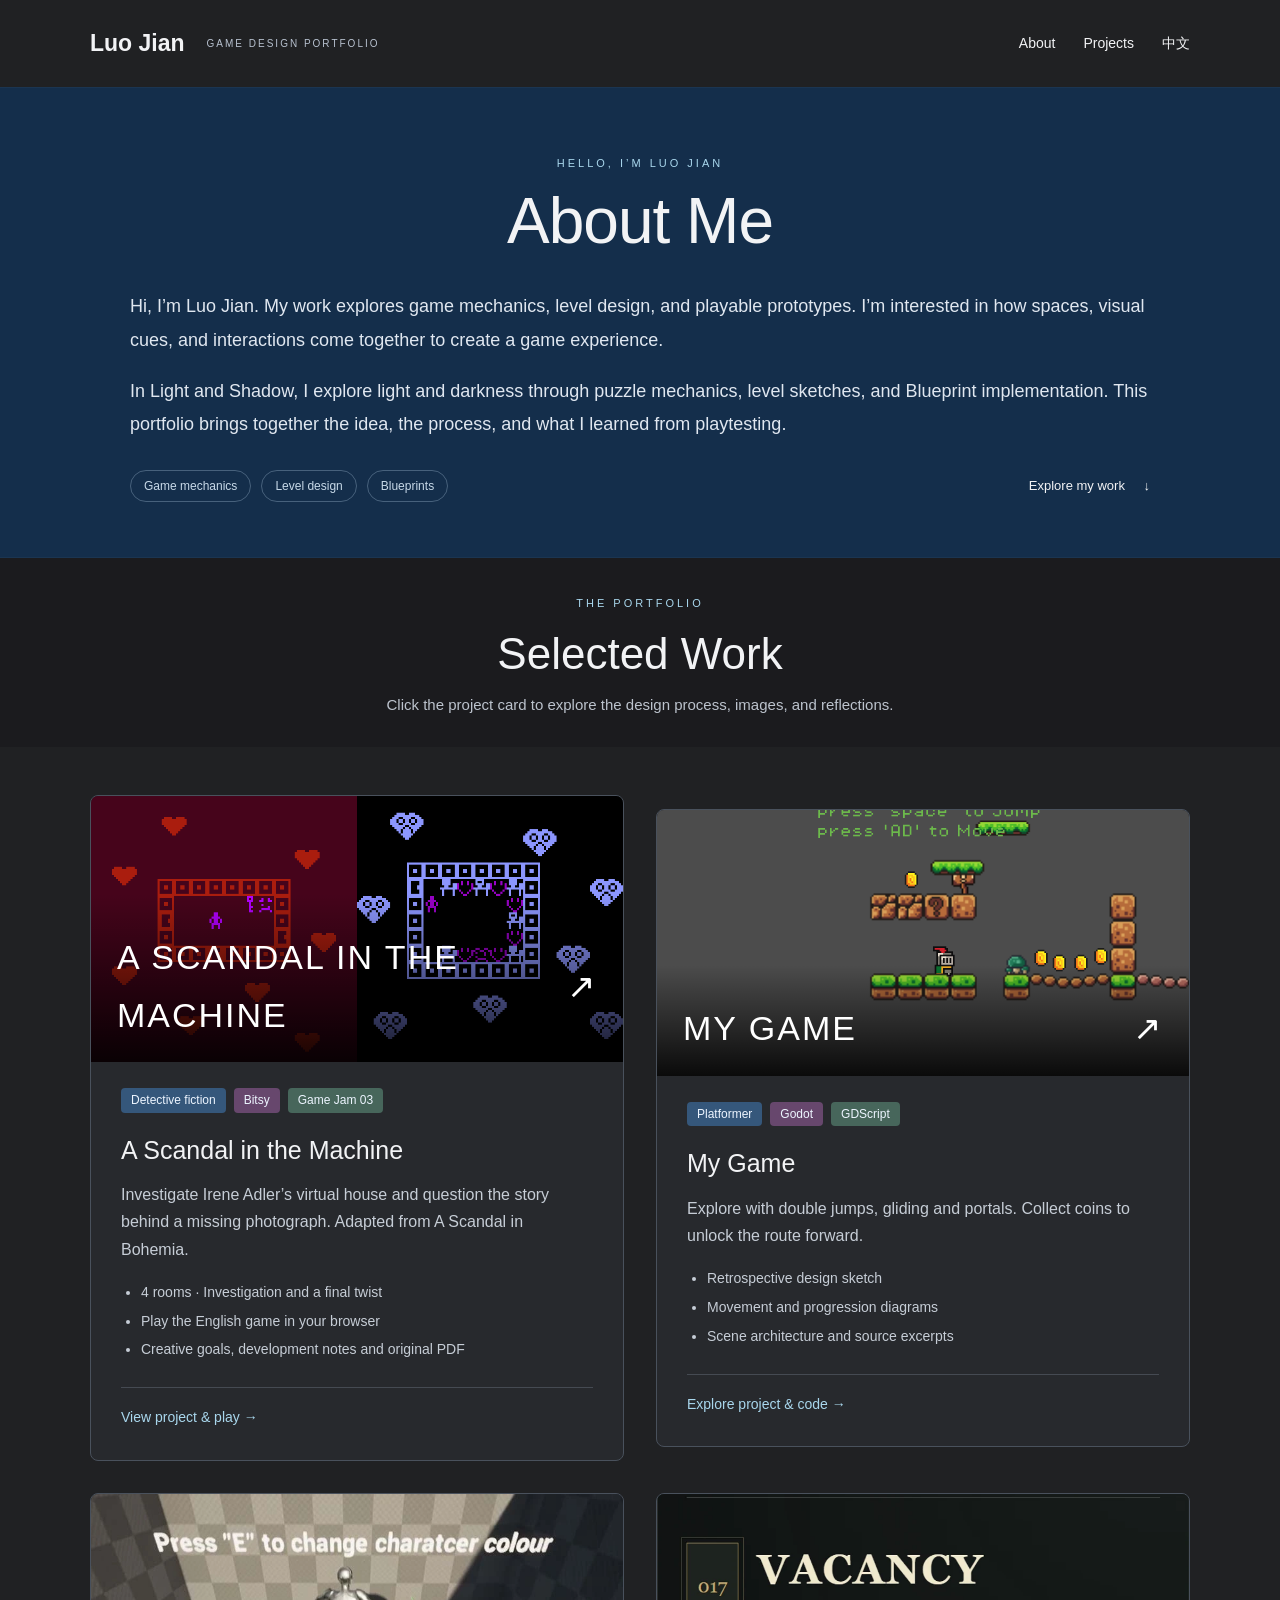
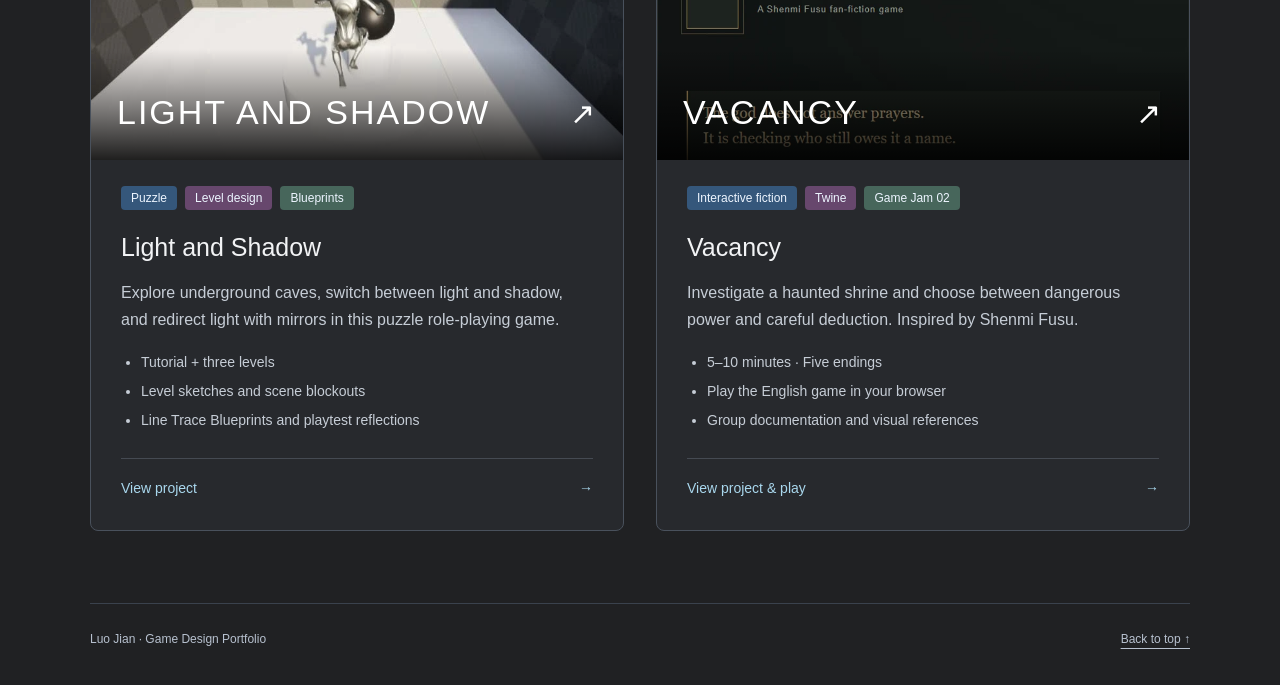
<file: index.html>
<!DOCTYPE html>
<html lang="en">
<head>
<meta charset="UTF-8">
<meta name="viewport" content="width=device-width, initial-scale=1">
<meta name="description" content="Luo Jian · Game design portfolio. About me, selected work, and project details.">
<title>Luo Jian | Game Design Portfolio</title>
<link rel="stylesheet" href="portfolio.css?v=single-language-1">
</head>
<body class="portfolio-home">
<div id="language-content">
<a class="skip-link" href="#about">Skip to content</a>
<header class="home-header">
<a class="home-brand" href="index.html">Luo Jian<span>GAME DESIGN PORTFOLIO</span></a>
<nav aria-label="Main navigation">
<a href="#about">About</a><a href="#projects">Projects</a><button type="button" class="language-toggle" data-language="zh">中文</button>
</nav>
</header>
<main>
<section class="about-section" id="about" aria-labelledby="about-title">
<div class="about-inner">
<p class="overline">HELLO, I’M LUO JIAN</p>
<h1 id="about-title">About Me</h1>
<div class="bio"><p>Hi, I’m Luo Jian. My work explores game mechanics, level design, and playable prototypes. I’m interested in how spaces, visual cues, and interactions come together to create a game experience.</p><p>In Light and Shadow, I explore light and darkness through puzzle mechanics, level sketches, and Blueprint implementation. This portfolio brings together the idea, the process, and what I learned from playtesting.</p></div>
<div class="about-bottom"><ul class="specialties"><li>Game mechanics</li><li>Level design</li><li>Blueprints</li></ul><a class="work-link" href="#projects">Explore my work <span aria-hidden="true">↓</span></a></div>
</div>
</section>
<section id="projects" class="projects-section" aria-labelledby="projects-title">
<div class="projects-heading"><p class="overline">THE PORTFOLIO</p><h2 id="projects-title">Selected Work</h2><p>Click the project card to explore the design process, images, and reflections.</p></div>
<div class="project-grid">
<article class="project-card"><a class="project-card-link" href="sherlock.html"><div class="card-cover"><img src="assets/sherlock/cover.webp" width="1024" height="512" alt="Pixel rooms from the Sherlock Holmes Bitsy game"><div class="cover-label"><span>A SCANDAL IN THE MACHINE</span><span aria-hidden="true">↗</span></div></div><div class="card-content"><div class="tags"><span>Detective fiction</span><span>Bitsy</span><span>Game Jam 03</span></div><h3>A Scandal in the Machine</h3><p>Investigate Irene Adler’s virtual house and question the story behind a missing photograph. Adapted from A Scandal in Bohemia.</p><ul><li>4 rooms · Investigation and a final twist</li><li>Play the English game in your browser</li><li>Creative goals, development notes and original PDF</li></ul><span class="card-cta">View project & play →</span></div></a></article>
<article class="project-card"><a class="project-card-link" href="my-game.html"><div class="card-cover"><img src="assets/my-game/01-start.png" width="1280" height="720" alt="My Game running in Godot: starting area"><div class="cover-label"><span>MY GAME</span><span aria-hidden="true">↗</span></div></div><div class="card-content"><div class="tags"><span>Platformer</span><span>Godot</span><span>GDScript</span></div><h3>My Game</h3><p>Explore with double jumps, gliding and portals. Collect coins to unlock the route forward.</p><ul><li>Retrospective design sketch</li><li>Movement and progression diagrams</li><li>Scene architecture and source excerpts</li></ul><span class="card-cta">Explore project & code →</span></div></a></article>
<article class="project-card"><a class="project-card-link" href="light-and-shadow.html" aria-label="Explore Light and Shadow project details">
<div class="card-cover"><img src="assets/image/page-1-image-0.webp" width="824" height="413" alt="Light and Shadow gameplay prototype"><div class="cover-label"><span>LIGHT AND SHADOW</span><span class="card-arrow" aria-hidden="true">↗</span></div></div>
<div class="card-content"><div class="tags"><span>Puzzle</span><span>Level design</span><span>Blueprints</span></div><h3>Light and Shadow</h3><p>Explore underground caves, switch between light and shadow, and redirect light with mirrors in this puzzle role-playing game.</p><ul><li>Tutorial + three levels</li><li>Level sketches and scene blockouts</li><li>Line Trace Blueprints and playtest reflections</li></ul><span class="card-cta">View project <span aria-hidden="true">→</span></span></div>
</a></article>
<article class="project-card"><a class="project-card-link" href="vacancy.html" aria-label="Explore Vacancy project">
<div class="card-cover"><img src="assets/vacancy/cover.webp" width="1000" height="564" alt="Vacancy title screen and opening words"><div class="cover-label"><span>VACANCY</span><span class="card-arrow" aria-hidden="true">↗</span></div></div>
<div class="card-content"><div class="tags"><span>Interactive fiction</span><span>Twine</span><span>Game Jam 02</span></div><h3>Vacancy</h3><p>Investigate a haunted shrine and choose between dangerous power and careful deduction. Inspired by Shenmi Fusu.</p><ul><li>5–10 minutes · Five endings</li><li>Play the English game in your browser</li><li>Group documentation and visual references</li></ul><span class="card-cta">View project & play <span aria-hidden="true">→</span></span></div>
</a></article>
</div>
</section>
</main>
<footer class="home-footer"><span>Luo Jian · Game Design Portfolio</span><a href="#about">Back to top ↑</a></footer>
</div>
<template id="chinese-content">
<a class="skip-link" href="#about">跳转到正文</a>
<header class="home-header">
<a class="home-brand" href="index.html?lang=zh">罗健<span>GAME DESIGN PORTFOLIO</span></a>
<nav aria-label="主导航">
<a href="#about">关于我</a><a href="#projects">作品</a><button type="button" class="language-toggle" data-language="en">EN</button>
</nav>
</header>
<main>
<section class="about-section" id="about" aria-labelledby="about-title">
<div class="about-inner">
<p class="overline">HELLO, I’M 罗健</p>
<h1 id="about-title">About Me / 关于我</h1>
<div class="bio"><p>你好，我是罗健。我的作品围绕游戏机制、关卡设计和可玩原型展开，探索空间、视觉线索与交互如何共同构成游戏体验。</p><p>在《Light and Shadow》中，我通过解谜机制、关卡草图与蓝图实现探索光与影。这里记录了项目从想法、搭建到试玩复盘的过程。</p></div>
<div class="about-bottom"><ul class="specialties"><li>游戏机制</li><li>关卡设计</li><li>蓝图实现</li></ul><a class="work-link" href="#projects">浏览我的作品 <span aria-hidden="true">↓</span></a></div>
</div>
</section>
<section id="projects" class="projects-section" aria-labelledby="projects-title">
<div class="projects-heading"><p class="overline">THE PORTFOLIO</p><h2 id="projects-title">精选作品</h2><p>点击项目卡片，查看设计过程、项目图片与复盘。</p></div>
<div class="project-grid">
<article class="project-card"><a class="project-card-link" href="sherlock.html?lang=zh"><div class="card-cover"><img src="assets/sherlock/cover.webp" width="1024" height="512" alt="福尔摩斯 Bitsy 游戏的大厅与档案室像素画面"><div class="cover-label"><span>A SCANDAL IN THE MACHINE</span><span aria-hidden="true">↗</span></div></div><div class="card-content"><div class="tags"><span>侦探解谜</span><span>Bitsy</span><span>Game Jam 03</span></div><h3>机器中的丑闻</h3><p>进入艾琳·艾德勒的虚拟住宅，收集线索并揭开一张照片背后的真相。改编自《波希米亚丑闻》。</p><ul><li>4 个房间 · 调查与剧情反转</li><li>直接在浏览器游玩英文版</li><li>创作目标、开发记录与原始 PDF</li></ul><span class="card-cta">查看项目与游玩 →</span></div></a></article>
<article class="project-card"><a class="project-card-link" href="my-game.html?lang=zh"><div class="card-cover"><img src="assets/my-game/01-start.png" width="1280" height="720" alt="My Game 游戏运行截图：起点区域"><div class="cover-label"><span>MY GAME</span><span aria-hidden="true">↗</span></div></div><div class="card-content"><div class="tags"><span>Platformer</span><span>Godot</span><span>GDScript</span></div><h3>My Game / 平台跳跃</h3><p>通过二段跳、滑翔与传送门探索关卡，收集金币解锁通路。</p><ul><li>回顾性设计草图</li><li>移动与关卡推进逻辑图</li><li>场景结构与实际源码</li></ul><span class="card-cta">查看项目与编程逻辑 →</span></div></a></article>
<article class="project-card"><a class="project-card-link" href="light-and-shadow.html?lang=zh" aria-label="查看 Light and Shadow 项目详情">
<div class="card-cover"><img src="assets/image/page-1-image-0.webp" width="824" height="413" alt="Light and Shadow 游戏原型画面"><div class="cover-label"><span>LIGHT AND SHADOW</span><span class="card-arrow" aria-hidden="true">↗</span></div></div>
<div class="card-content"><div class="tags"><span>解谜</span><span>关卡设计</span><span>Blueprints</span></div><h3>Light and Shadow</h3><p>探索地下洞穴，在光与影之间切换，通过镜面改变光线路径。这是一款围绕环境机关展开的解谜角色扮演游戏。</p><ul><li>教程与三个关卡</li><li>关卡草图与场景白盒</li><li>Line Trace 蓝图与试玩复盘</li></ul><span class="card-cta">查看项目详情 <span aria-hidden="true">→</span></span></div>
</a></article>
<article class="project-card"><a class="project-card-link" href="vacancy.html?lang=zh" aria-label="查看 Vacancy 空位项目">
<div class="card-cover"><img src="assets/vacancy/cover.webp" width="1000" height="564" alt="Vacancy 英文游戏标题与开场"><div class="cover-label"><span>VACANCY</span><span class="card-arrow" aria-hidden="true">↗</span></div></div>
<div class="card-content"><div class="tags"><span>互动小说</span><span>Twine</span><span>Game Jam 02</span></div><h3>Vacancy / 空位</h3><p>调查一座供奉厉鬼的祠堂，在危险的力量与耐心的推理之间做出选择。灵感来自《神秘复苏》。</p><ul><li>5–10 分钟 · 五种结局</li><li>直接在浏览器游玩英文版</li><li>小组文档与视觉参考</li></ul><span class="card-cta">查看项目与游玩 <span aria-hidden="true">→</span></span></div>
</a></article>
</div>
</section>
</main>
<footer class="home-footer"><span>罗健 · 游戏设计作品集</span><a href="#about">回到顶部 ↑</a></footer>
</template>
<script type="application/json" id="language-metadata">{"en": {"title": "Luo Jian | Game Design Portfolio", "description": "Luo Jian · Game design portfolio. About me, selected work, and project details."}, "zh": {"title": "罗健 | 游戏设计作品集", "description": "罗健 · 游戏设计作品集，关于我、精选作品与项目详情。"}}</script>
<script src="language.js?v=1"></script>
</body>
</html>
</file>
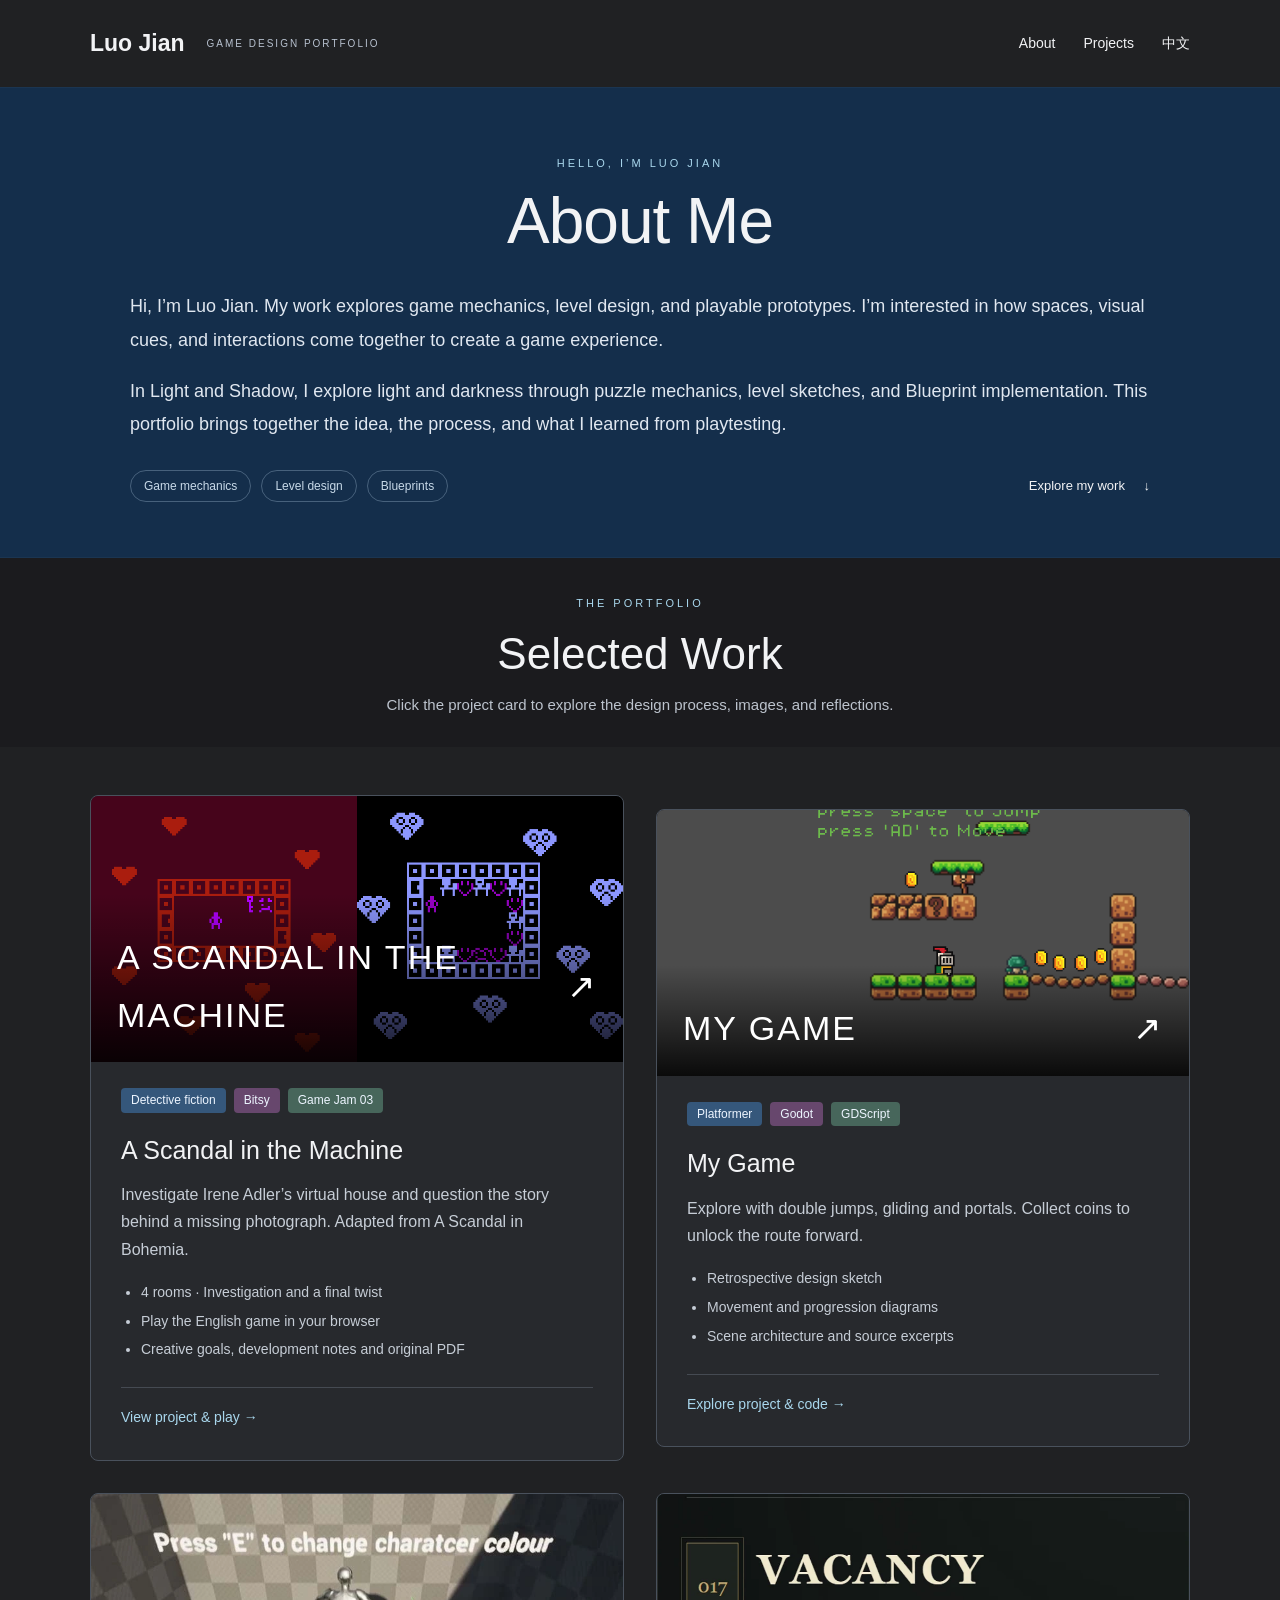
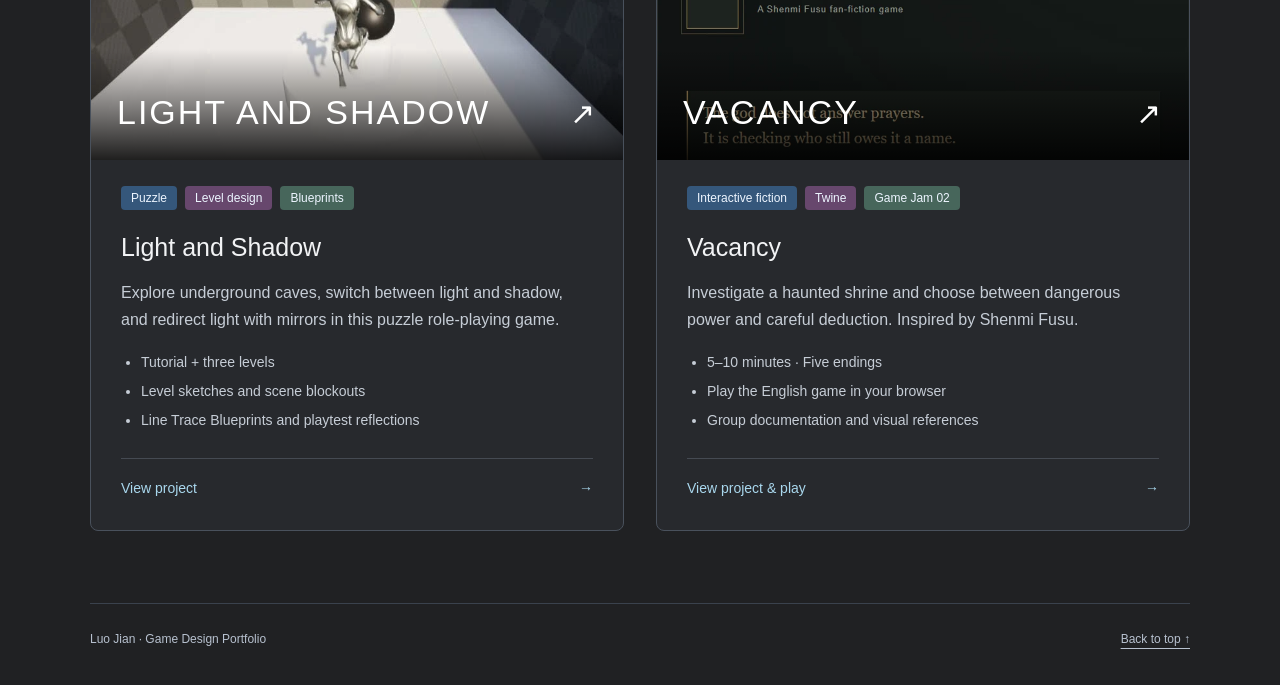
<file: index-en.html>
<!DOCTYPE html>
<html lang="en"><head><meta charset="UTF-8"><meta http-equiv="refresh" content="0;url=index.html"><title>Portfolio</title></head><body><a href="index.html">Continue to portfolio</a><script>location.replace("index.html"+location.hash)</script></body></html>
</file>
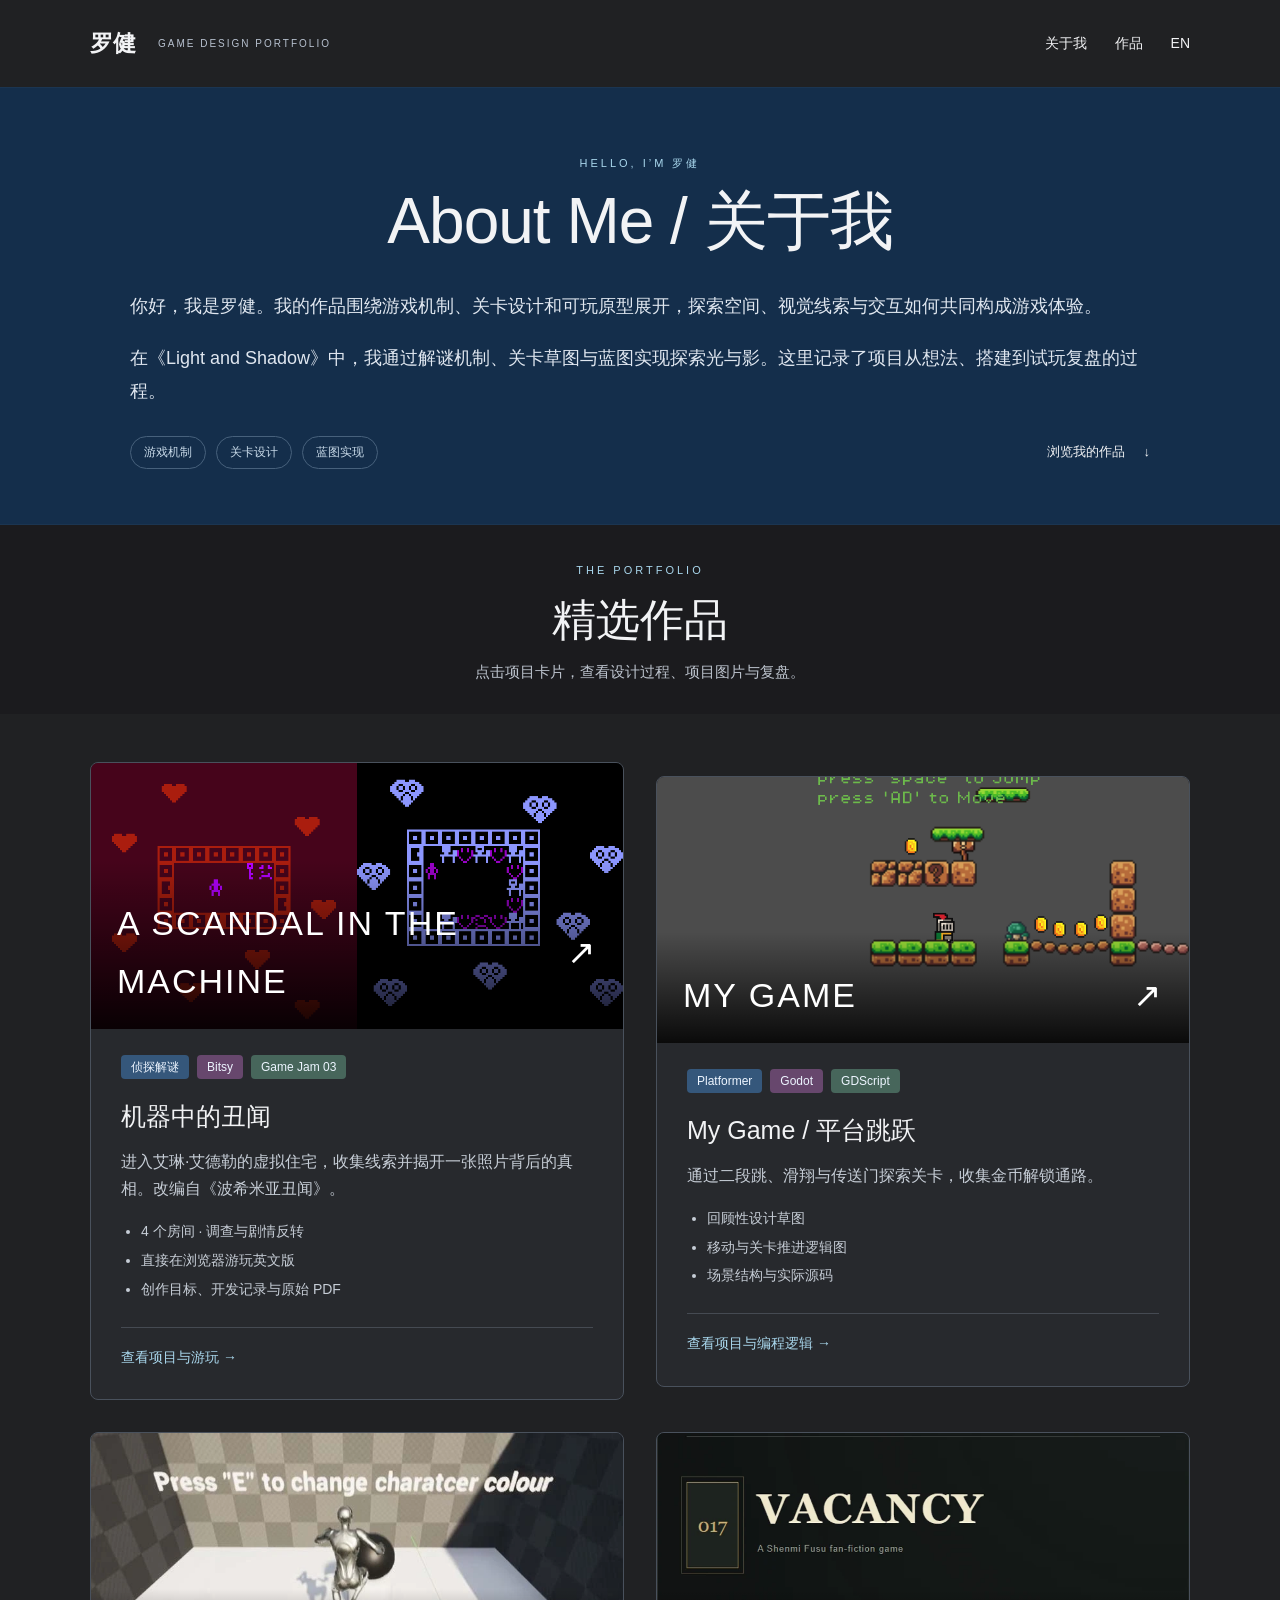
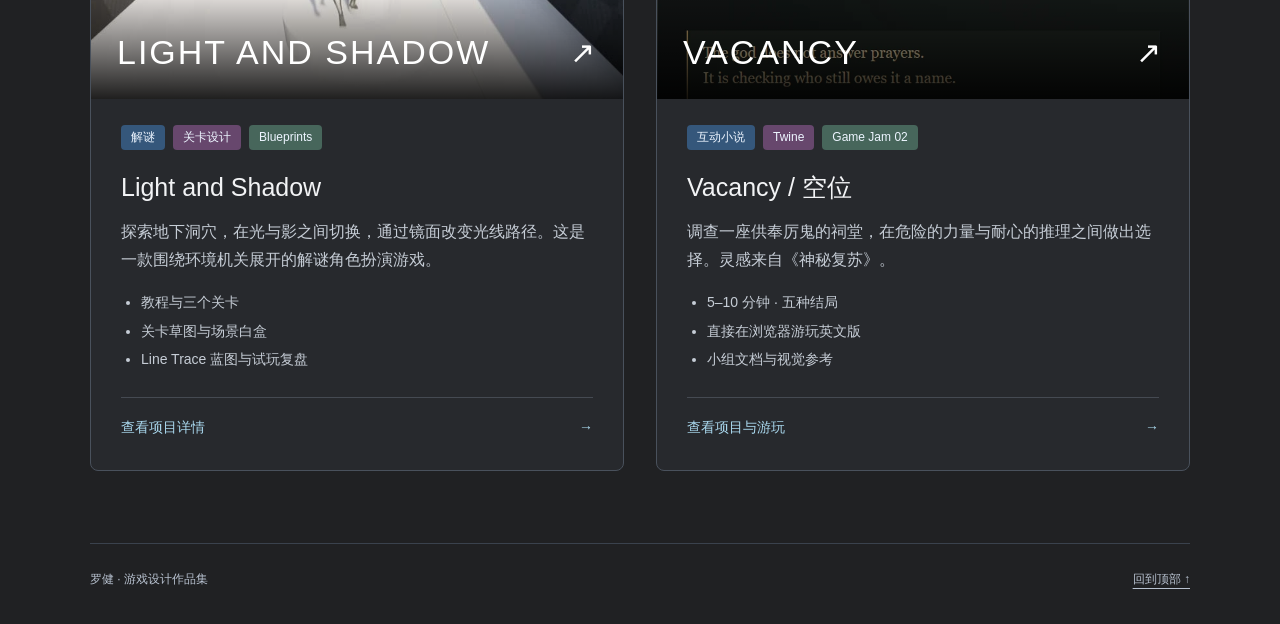
<file: index-zh.html>
<!DOCTYPE html>
<html lang="en"><head><meta charset="UTF-8"><meta http-equiv="refresh" content="0;url=index.html?lang=zh"><title>Portfolio</title></head><body><a href="index.html?lang=zh">Continue to portfolio</a><script>location.replace("index.html?lang=zh"+location.hash)</script></body></html>
</file>
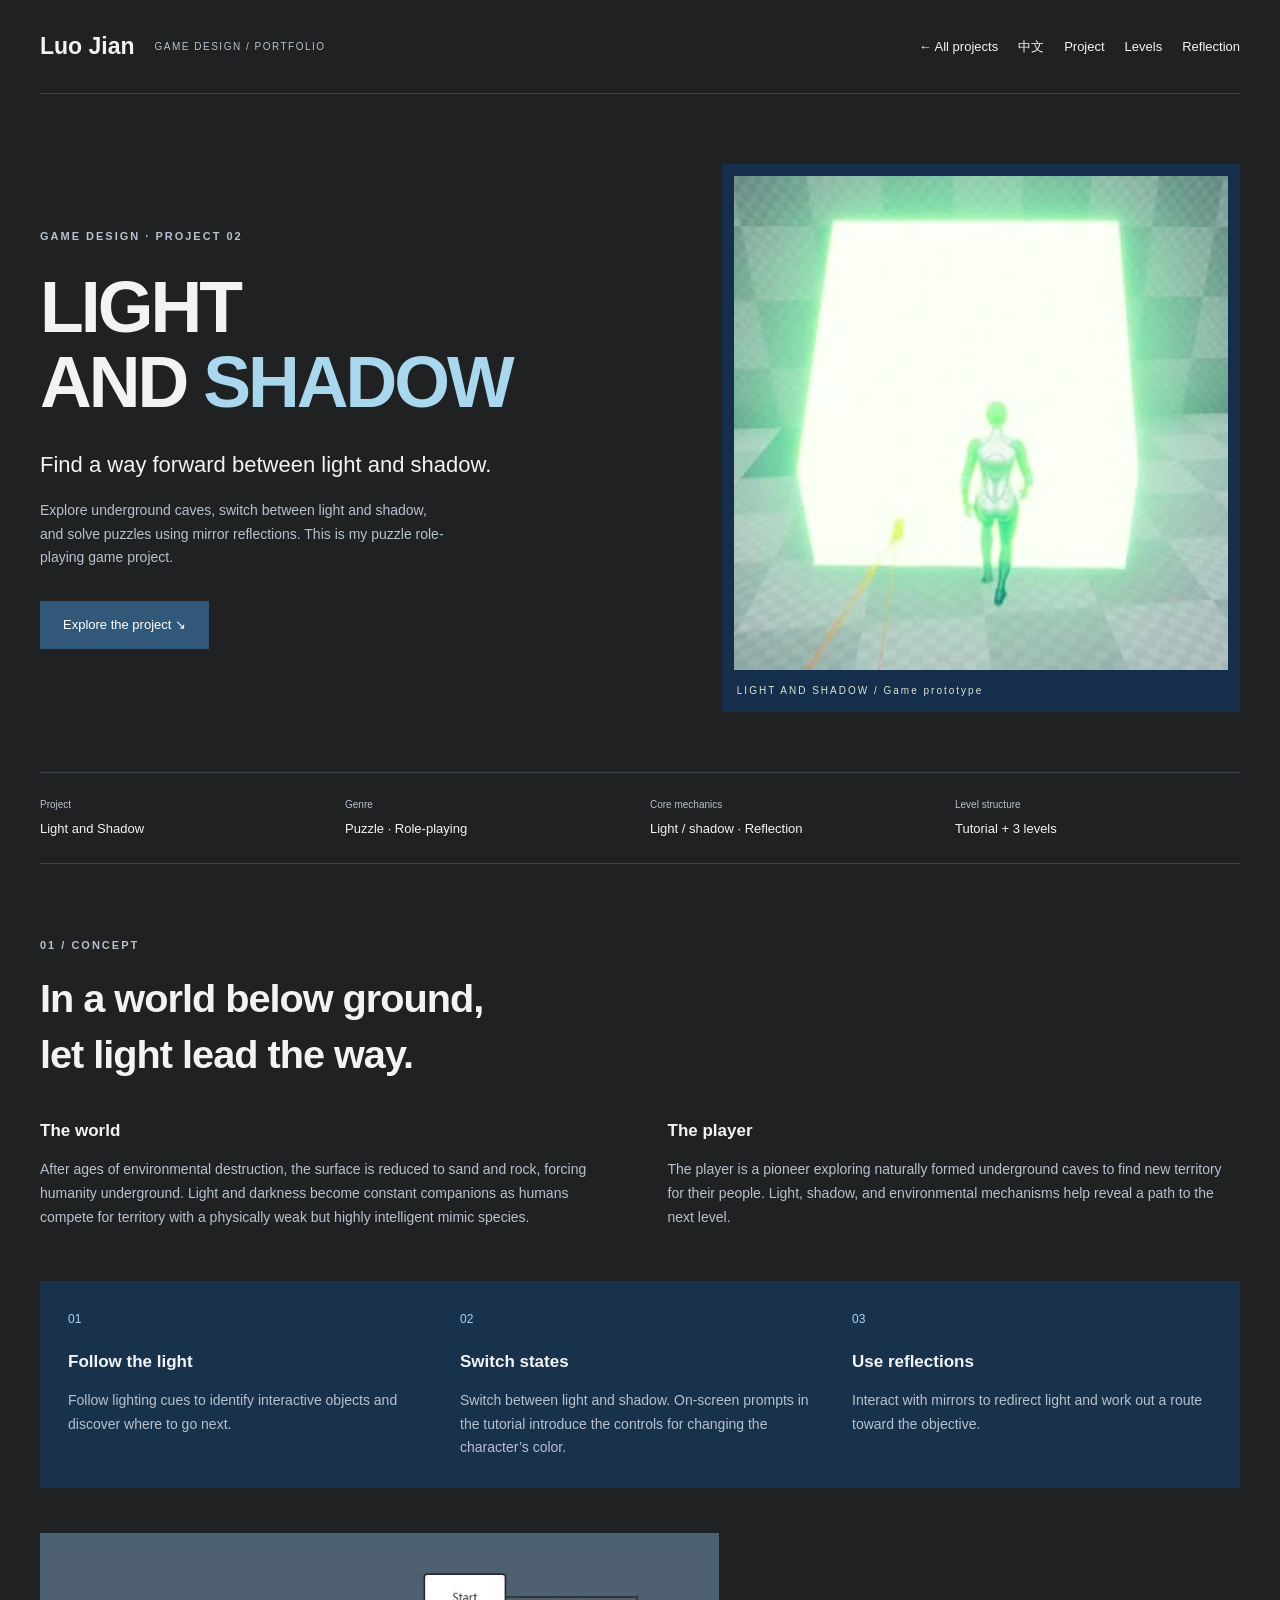
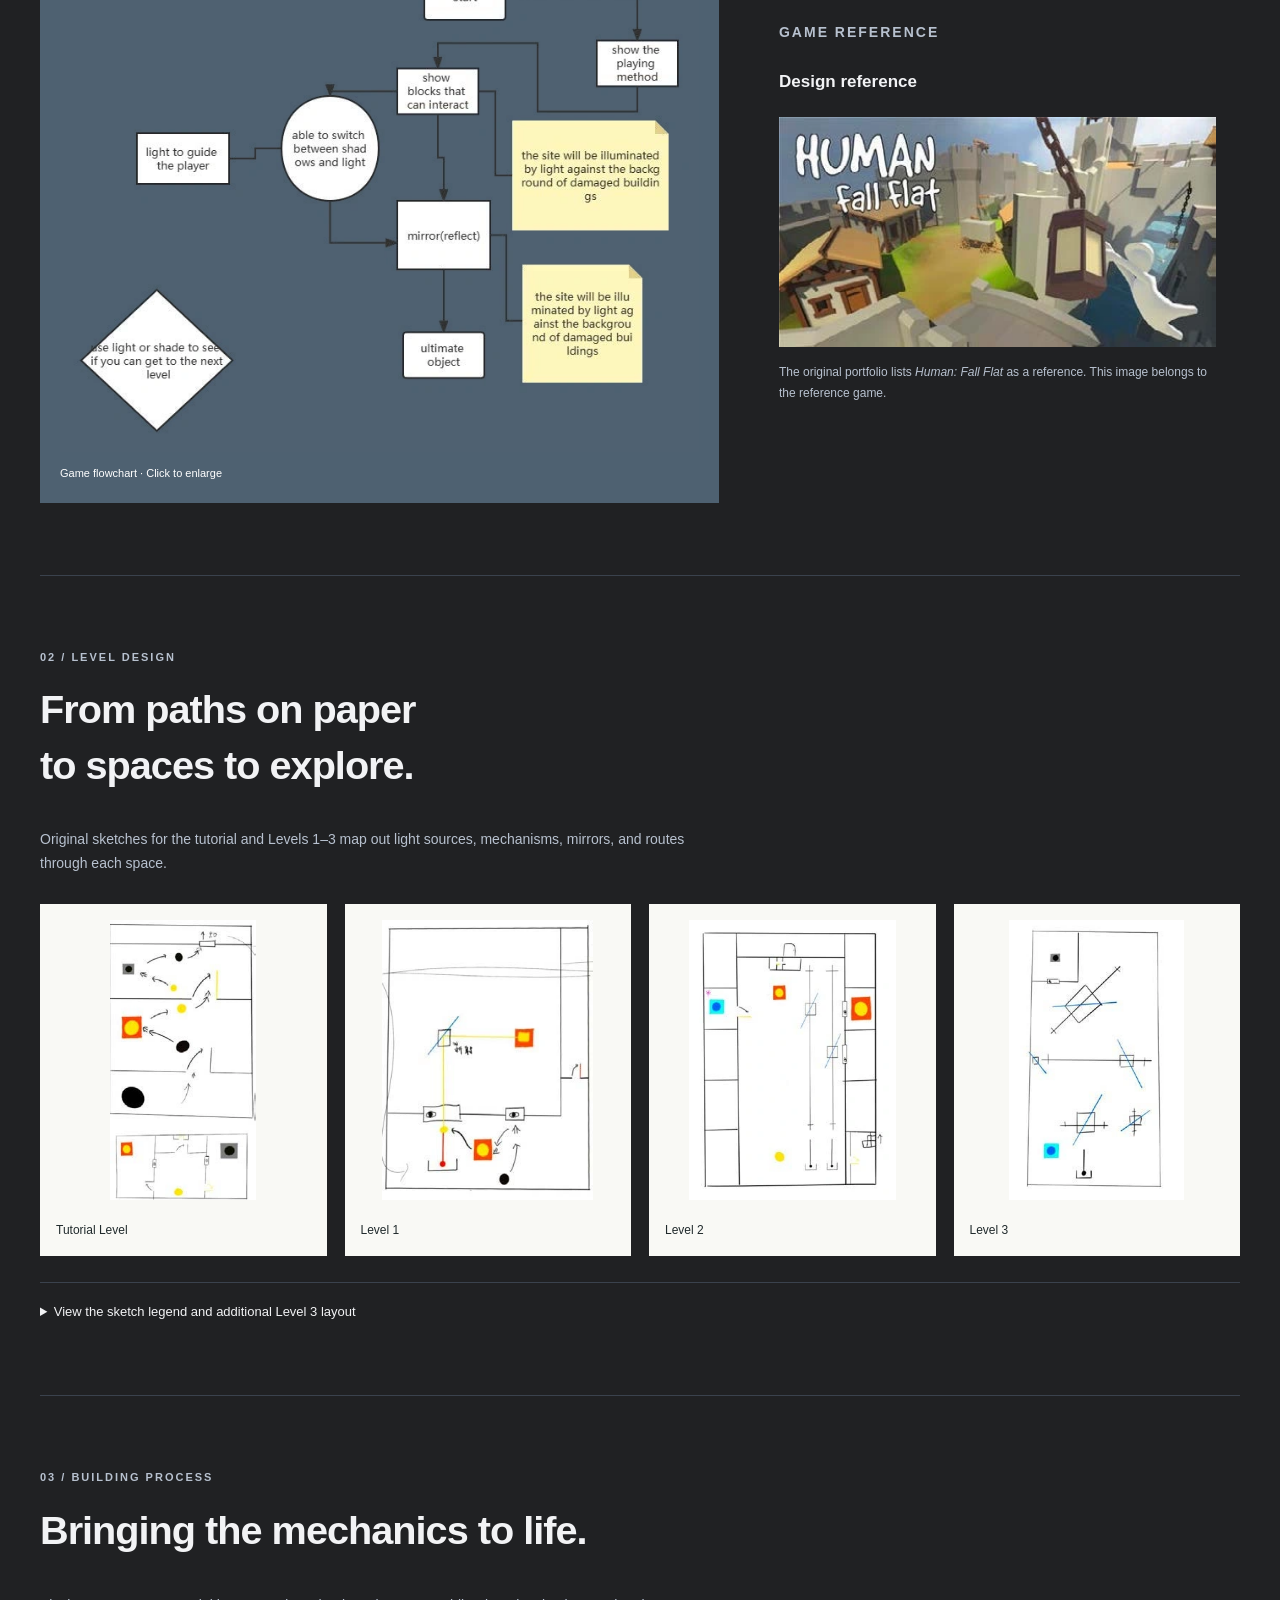
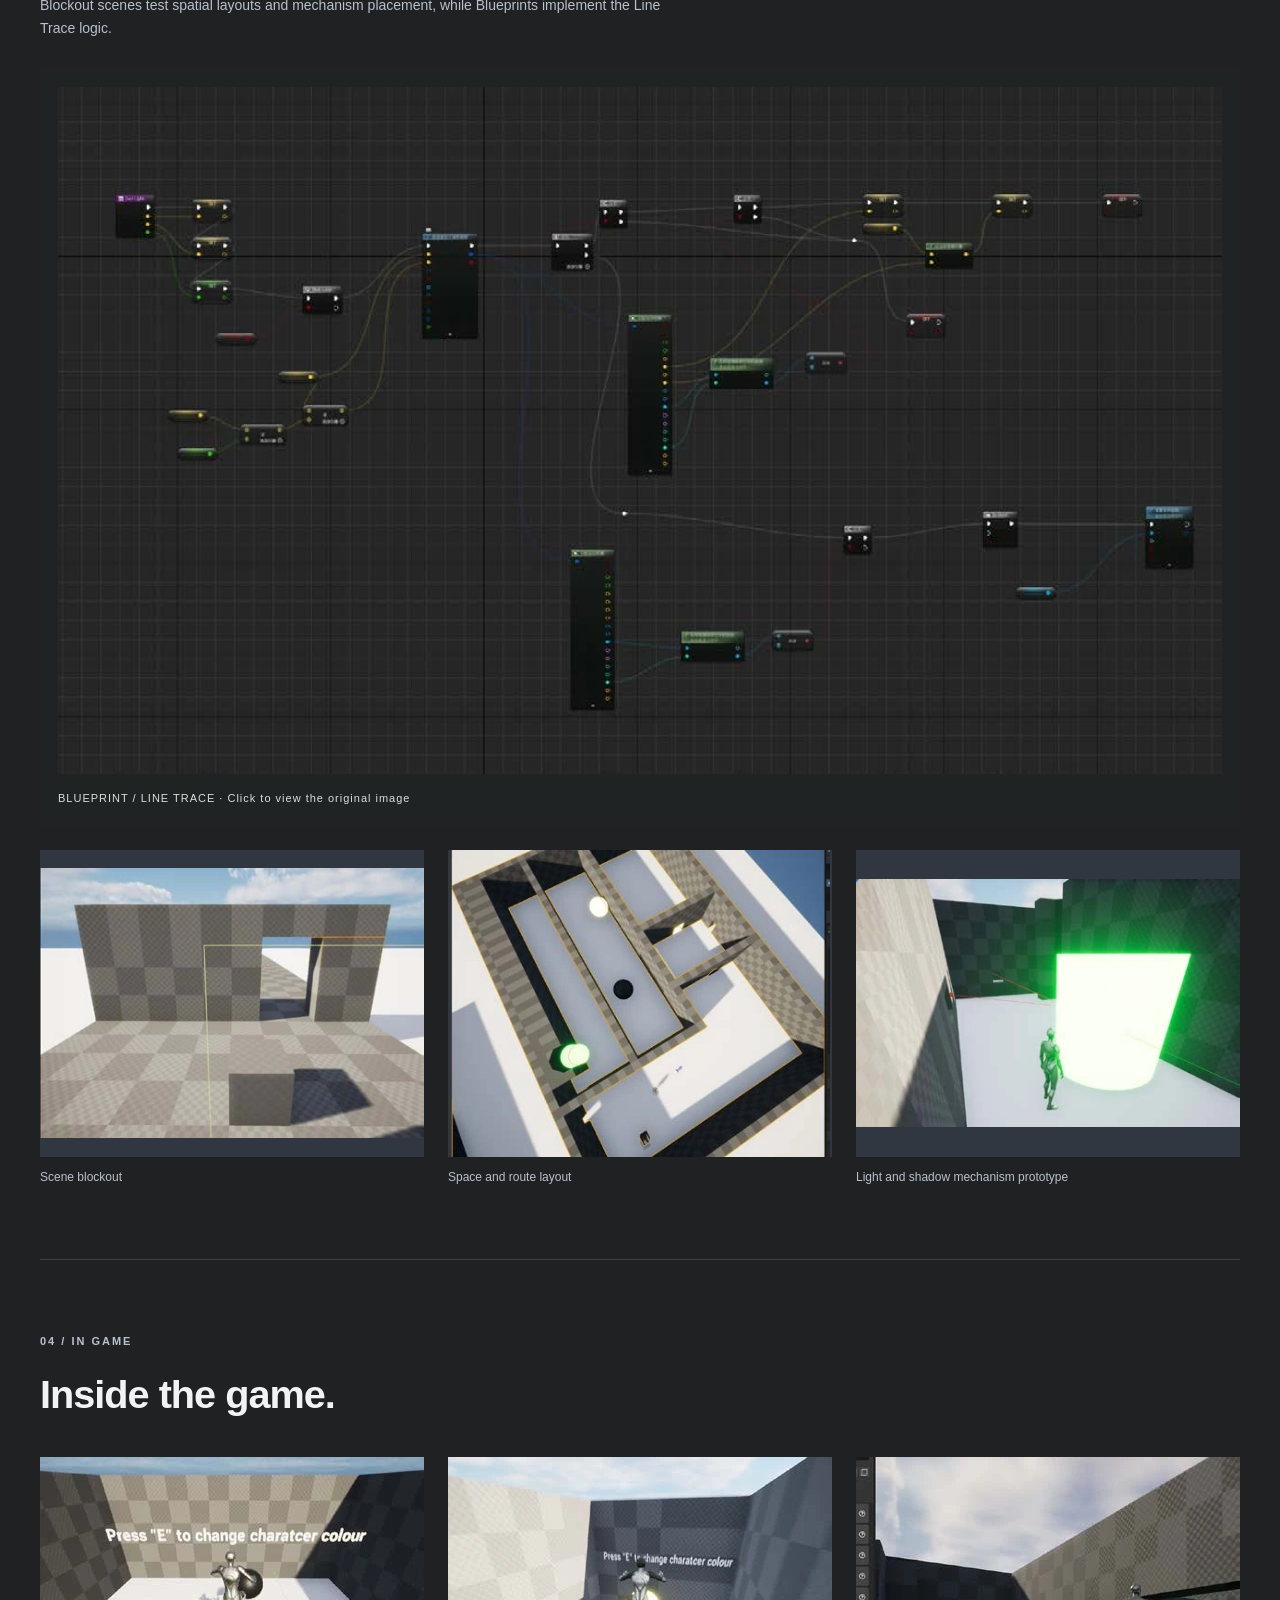
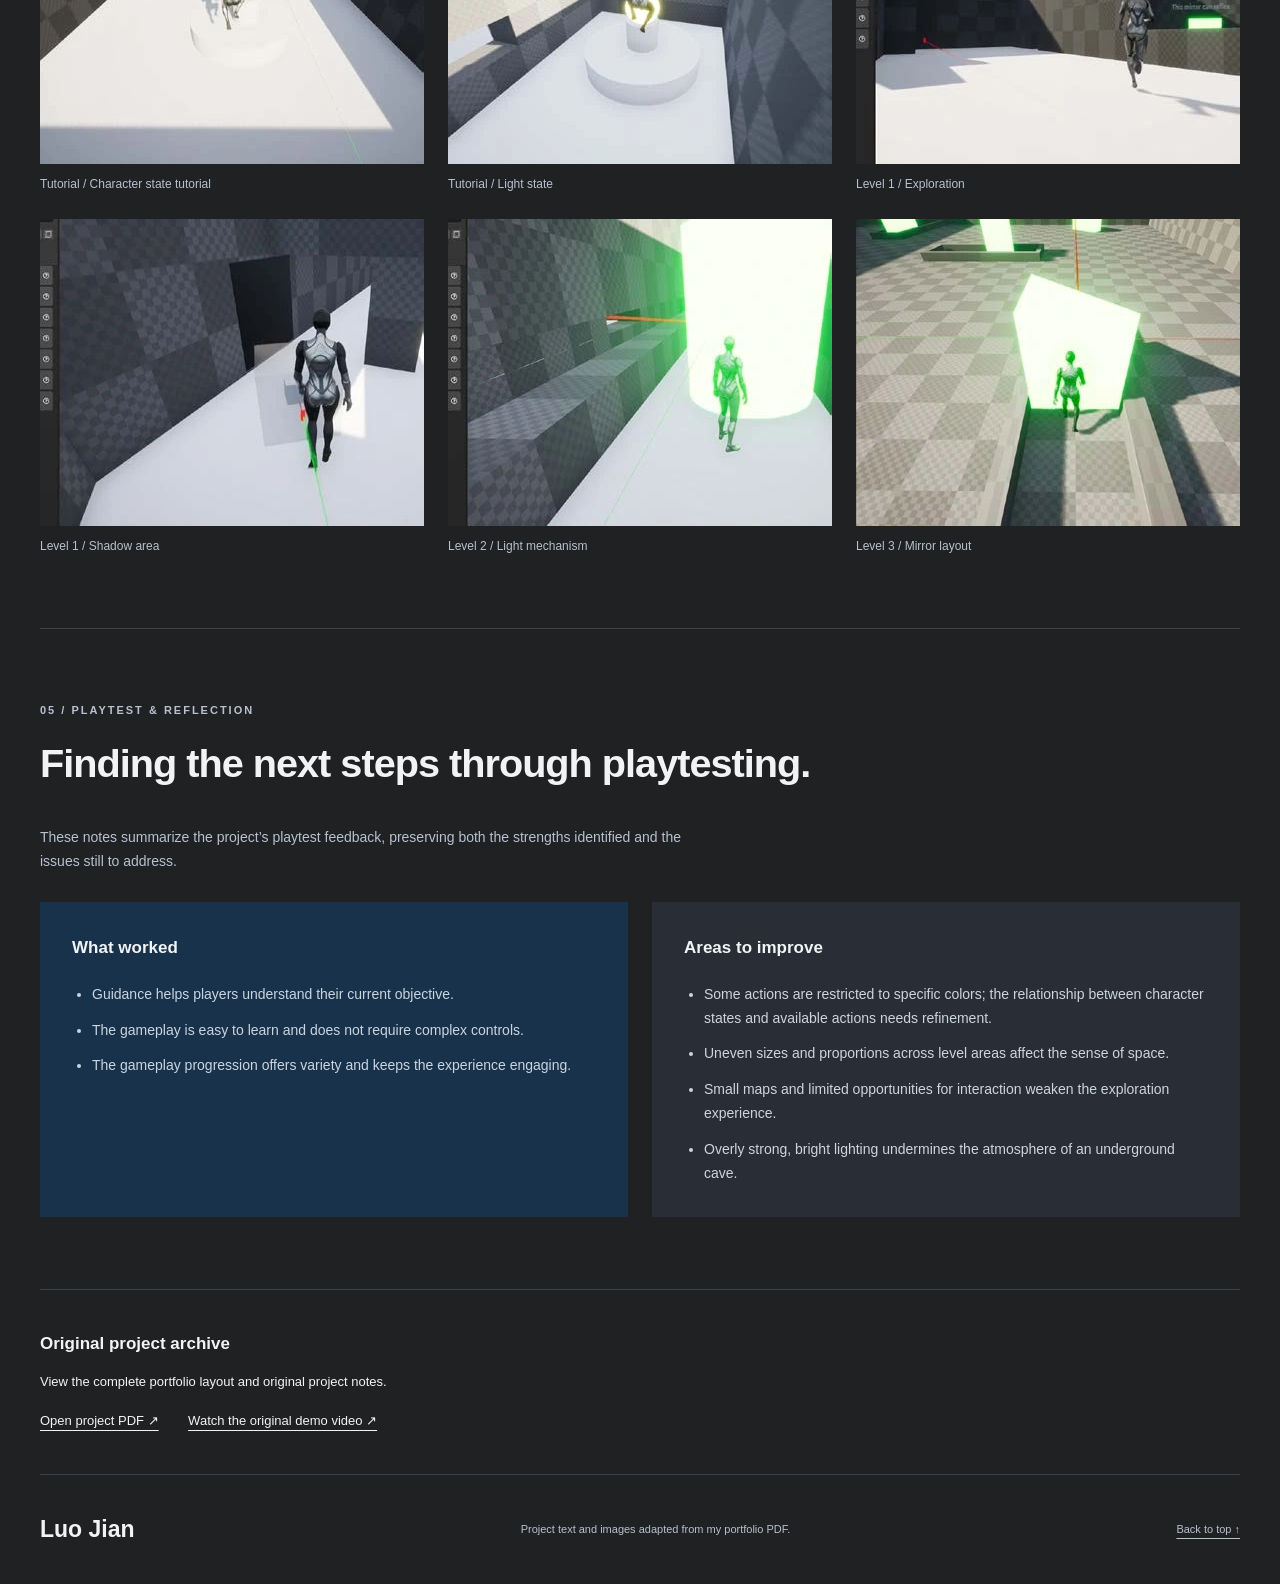
<file: light-and-shadow-en.html>
<!DOCTYPE html>
<html lang="en"><head><meta charset="UTF-8"><meta http-equiv="refresh" content="0;url=light-and-shadow.html"><title>Portfolio</title></head><body><a href="light-and-shadow.html">Continue to portfolio</a><script>location.replace("light-and-shadow.html"+location.hash)</script></body></html>
</file>
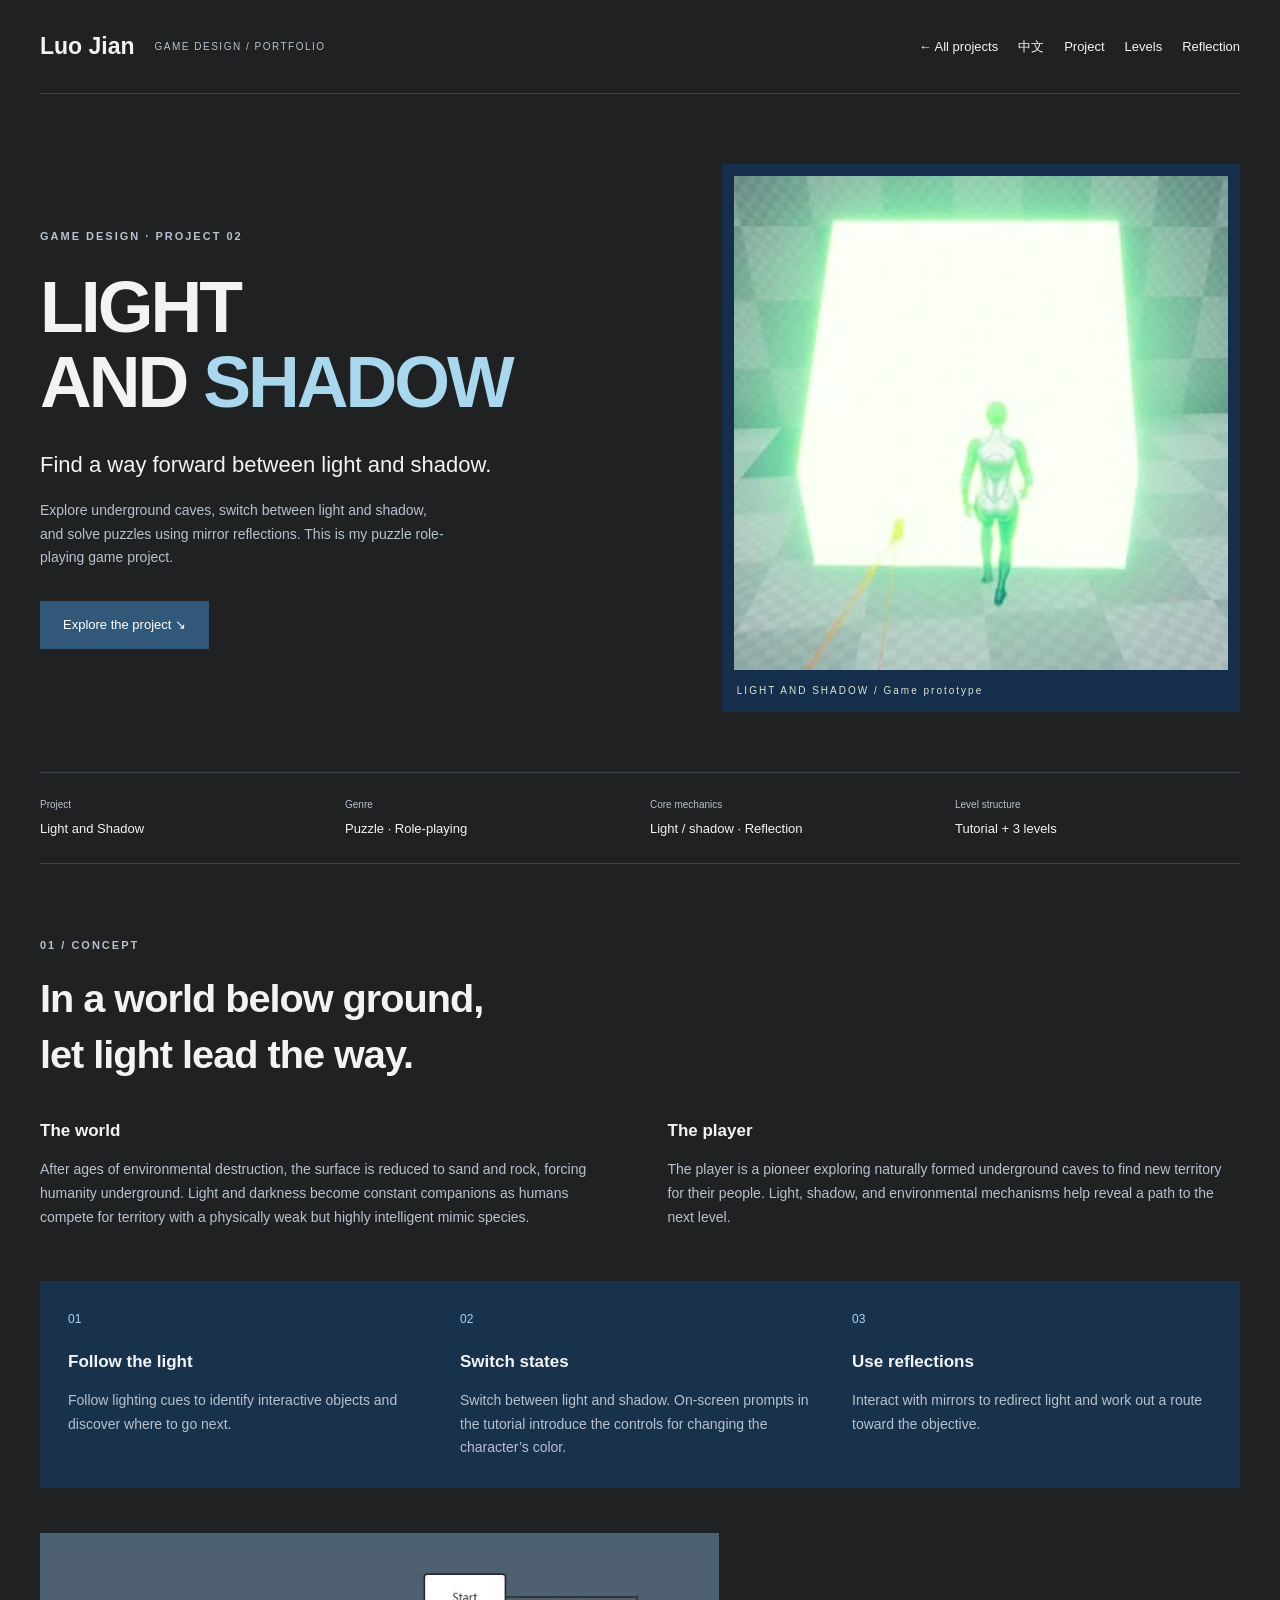
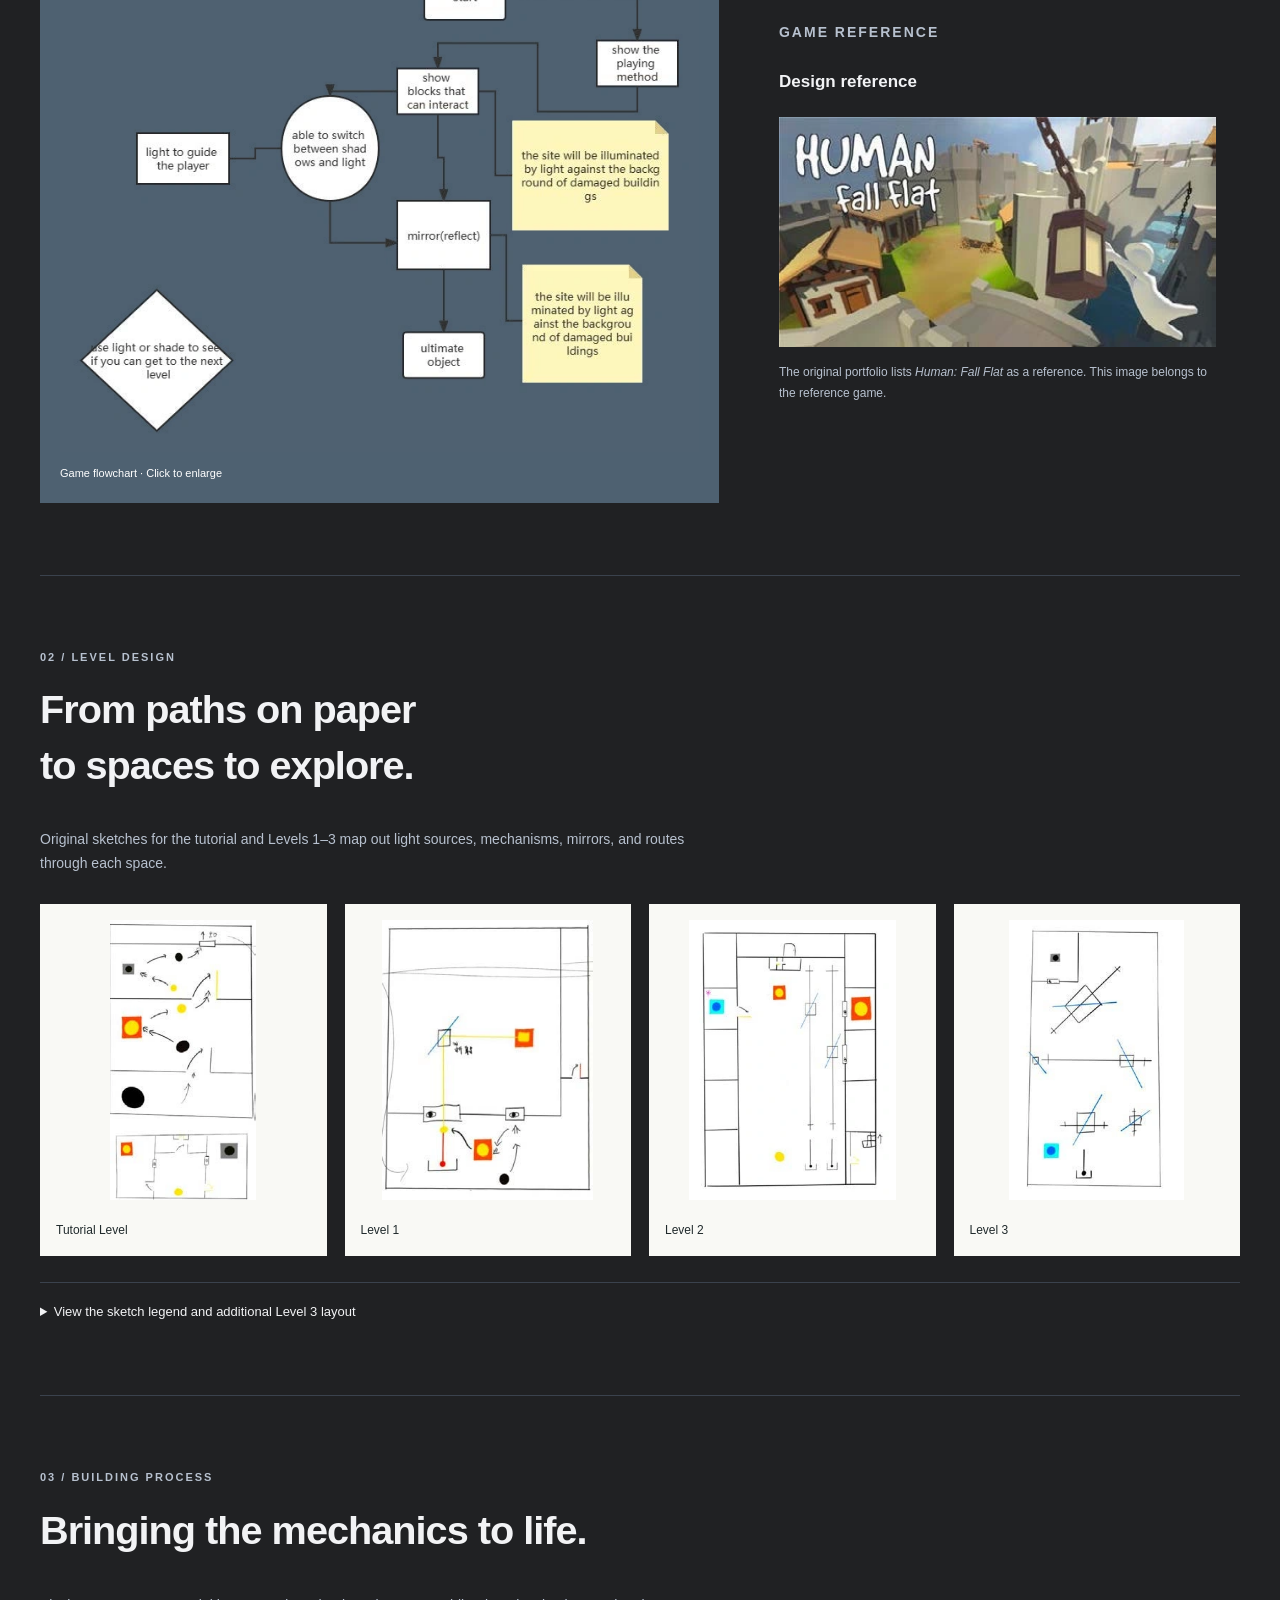
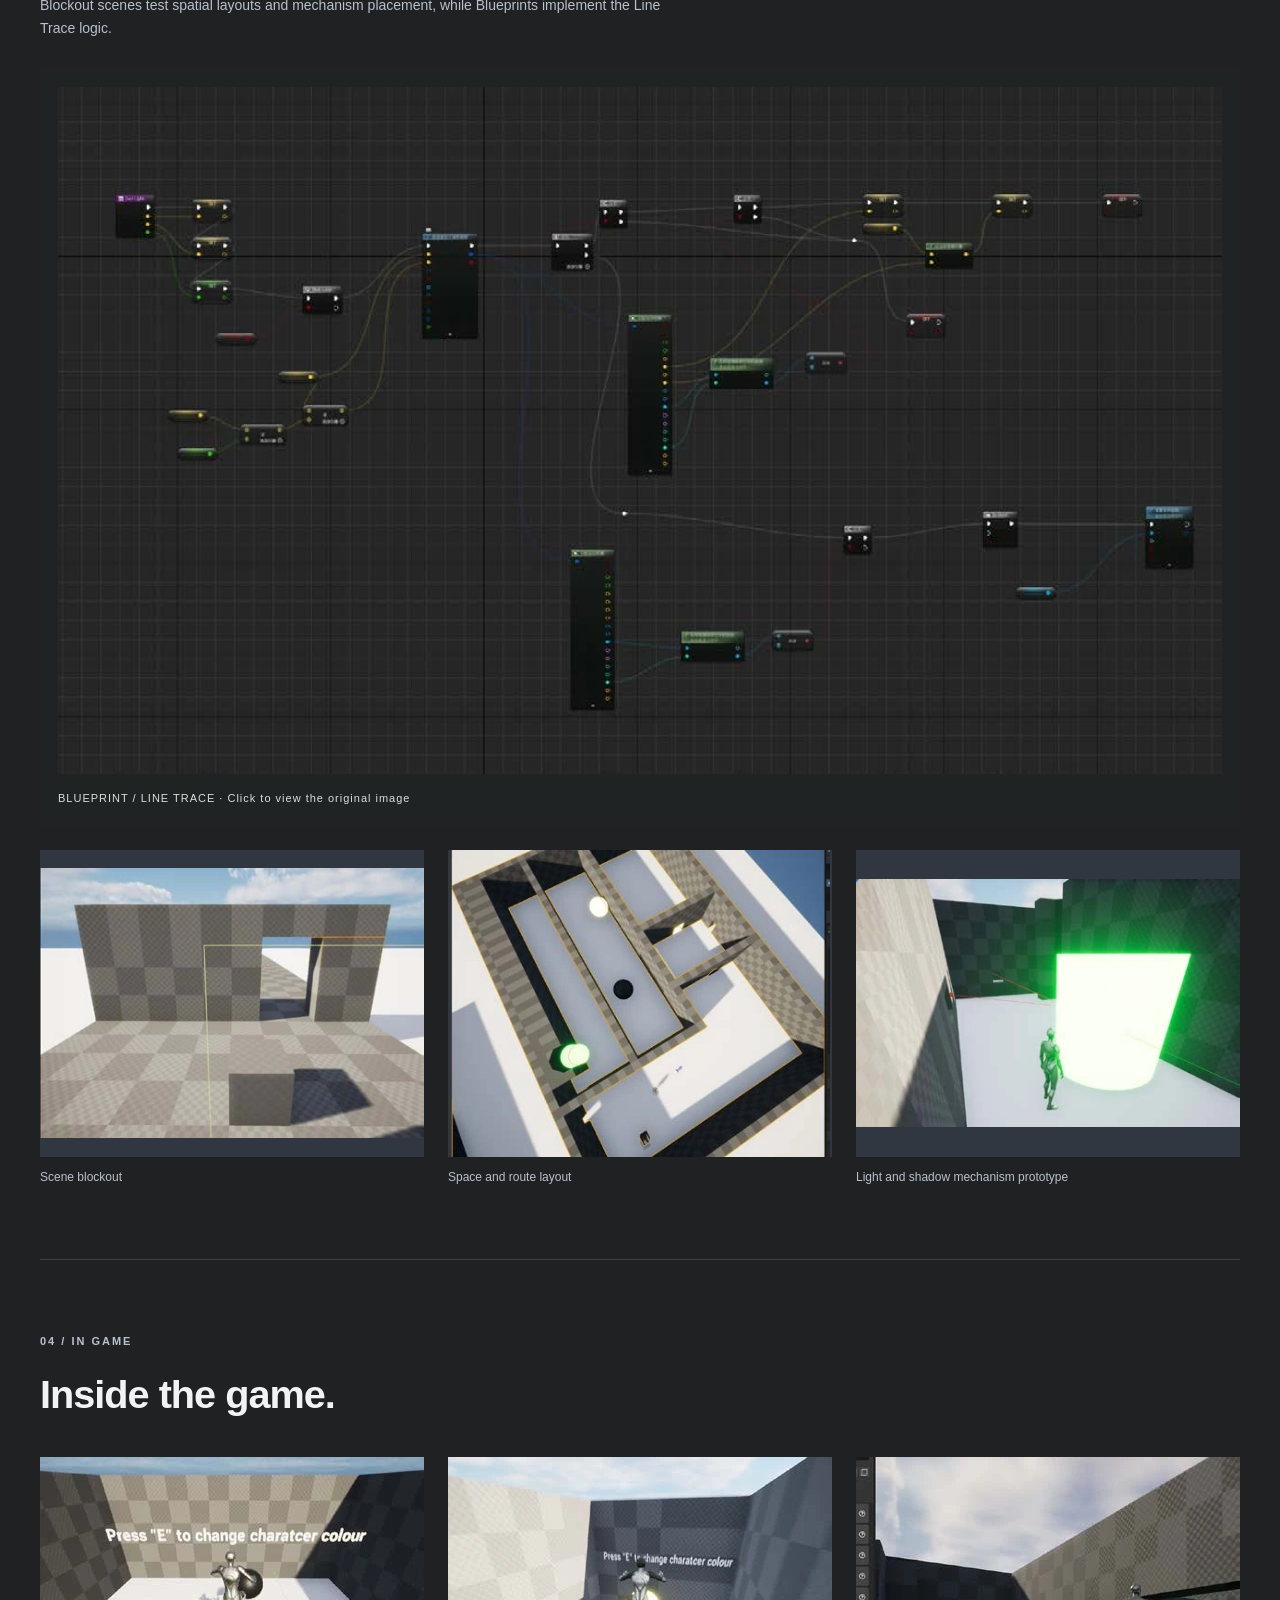
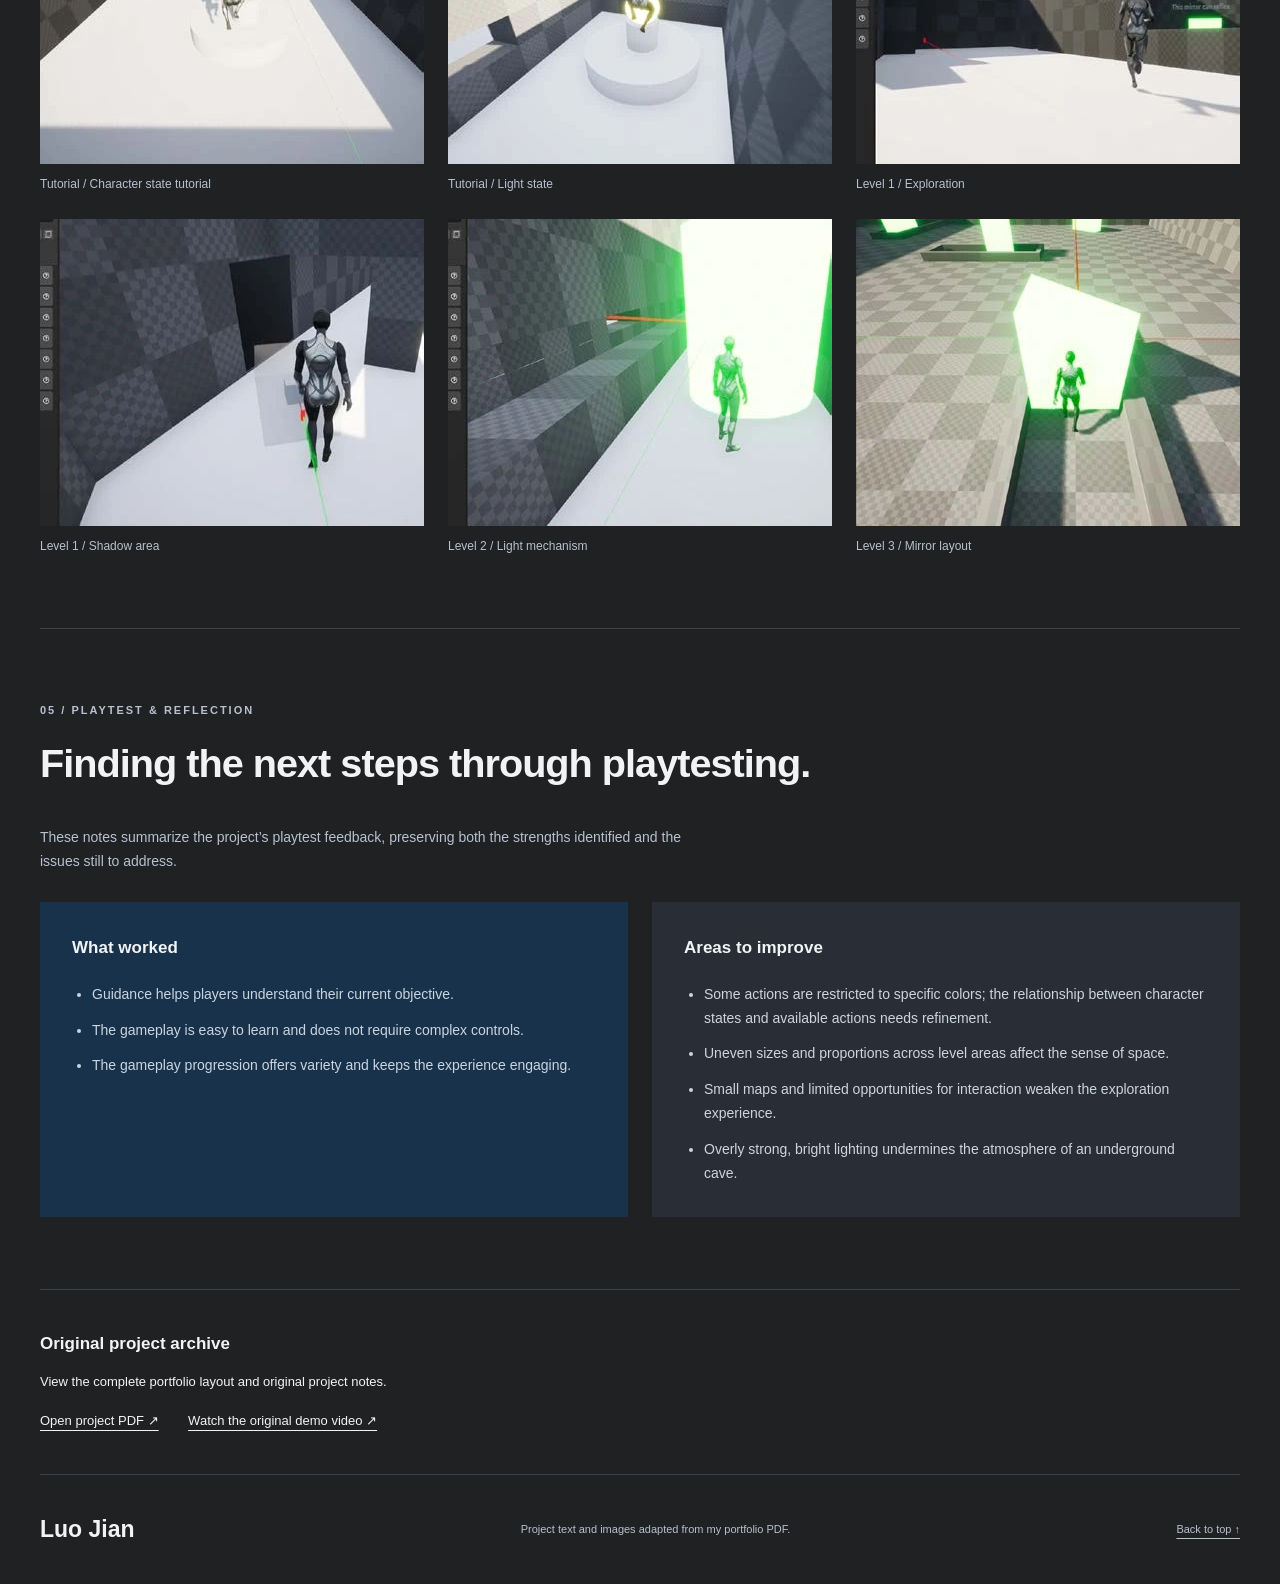
<file: light-and-shadow.html>
<!DOCTYPE html>
<html lang="en">
<head>
<meta charset="UTF-8">
<meta name="viewport" content="width=device-width, initial-scale=1">
<meta name="description" content="Luo Jian’s game design portfolio: Light and Shadow. Explore level design, Blueprint implementation, and playtest reflections for a light-and-shadow puzzle game.">
<title>Luo Jian · Light and Shadow | Game Design Portfolio</title>
<link rel="stylesheet" href="styles.css">
<link rel="stylesheet" href="portfolio.css?v=single-language-1">
<style>
@media (max-width:600px){header{flex-wrap:wrap;gap:12px}nav{flex-wrap:wrap}.meta>div{min-width:0;overflow-wrap:break-word}}
</style>
</head>
<body class="project-page">
<div id="language-content">
<a class="skip-link" href="#project">Skip to project content</a>
<header>
<a class="wordmark" href="index.html">Luo Jian <span>GAME DESIGN / PORTFOLIO</span>
</a>
<nav aria-label="Main navigation"><a href="index.html#projects">← All projects</a><button type="button" class="language-toggle" data-language="zh">中文</button>
<a href="#project">Project</a>
<a href="#levels">Levels</a>
<a href="#reflection">Reflection</a>
</nav>
</header>
<main id="home">
<section class="hero">
<div>
<p class="eyebrow">GAME DESIGN · PROJECT 02</p>
<h1>LIGHT<br>AND <em>SHADOW</em>
</h1>
<p class="subtitle">Find a way forward between light and shadow.</p>
<p class="intro">Explore underground caves, switch between light and shadow, and solve puzzles using mirror reflections. This is my puzzle role-playing game project.</p>
<a class="button" href="#project">Explore the project ↘</a>
</div>
<figure class="hero-image">
<img src="assets/image/page-1-image-4.webp" alt="A character facing a glowing green mechanism in Light and Shadow" width="383" height="382" fetchpriority="high">
<figcaption>LIGHT AND SHADOW / Game prototype</figcaption>
</figure>
</section>
<div class="meta">
<div>
<span>Project</span>Light and Shadow</div>
<div>
<span>Genre</span>Puzzle · Role-playing</div>
<div>
<span>Core mechanics</span>Light / shadow · Reflection</div>
<div>
<span>Level structure</span>Tutorial + 3 levels</div>
</div>
<section id="project" class="section">
<div class="section-heading">
<p class="eyebrow">01 / CONCEPT</p>
<h2>In a world below ground,<br>let light lead the way.</h2>
</div>
<div class="two-col">
<article>
<h3>The world</h3>
<p>After ages of environmental destruction, the surface is reduced to sand and rock, forcing humanity underground. Light and darkness become constant companions as humans compete for territory with a physically weak but highly intelligent mimic species.</p>
</article>
<article>
<h3>The player</h3>
<p>The player is a pioneer exploring naturally formed underground caves to find new territory for their people. Light, shadow, and environmental mechanisms help reveal a path to the next level.</p>
</article>
</div>
<div class="mechanics">
<article>
<span>01</span>
<h3>Follow the light</h3>
<p>Follow lighting cues to identify interactive objects and discover where to go next.</p>
</article>
<article>
<span>02</span>
<h3>Switch states</h3>
<p>Switch between light and shadow. On-screen prompts in the tutorial introduce the controls for changing the character’s color.</p>
</article>
<article>
<span>03</span>
<h3>Use reflections</h3>
<p>Interact with mirrors to redirect light and work out a route toward the objective.</p>
</article>
</div>
<div class="process-grid">
<div class="flow">
<figure>
<a href="assets/image/page-2-image-1.webp" target="_blank" rel="noopener">
<img src="assets/image/page-2-image-1.webp" alt="Game flowchart showing the tutorial, interactive objects, light and shadow states, mirror reflection, and final objective" width="756" height="590" loading="lazy">
</a>
<figcaption>Game flowchart · Click to enlarge</figcaption>
</figure>
</div>
<article class="reference">
<p class="eyebrow">GAME REFERENCE</p>
<h3>Design reference</h3>
<img src="assets/image/page-2-image-0.webp" alt="Promotional image for Human: Fall Flat, a reference game rather than my own work" width="420" height="221" loading="lazy">
<p>The original portfolio lists <cite>Human: Fall Flat</cite> as a reference. This image belongs to the reference game.</p>
</article>
</div>
</section>
<section id="levels" class="section">
<div class="section-heading">
<p class="eyebrow">02 / LEVEL DESIGN</p>
<h2>From paths on paper<br>to spaces to explore.</h2>
</div>
<p>Original sketches for the tutorial and Levels 1–3 map out light sources, mechanisms, mirrors, and routes through each space.</p>
<div class="sketch-grid">
<figure>
<a href="assets/image/page-3-image-0.webp" target="_blank" rel="noopener">
<img src="assets/image/page-3-image-0.webp" alt="Original tutorial level layout sketch" width="211" height="405" loading="lazy">
</a>
<figcaption>Tutorial Level</figcaption>
</figure>
<figure>
<a href="assets/image/page-3-image-2.webp" target="_blank" rel="noopener">
<img src="assets/image/page-3-image-2.webp" alt="Original Level 1 layout sketch" width="280" height="372" loading="lazy">
</a>
<figcaption>Level 1</figcaption>
</figure>
<figure>
<a href="assets/image/page-3-image-4.webp" target="_blank" rel="noopener">
<img src="assets/image/page-3-image-4.webp" alt="Original Level 2 layout sketch" width="290" height="392" loading="lazy">
</a>
<figcaption>Level 2</figcaption>
</figure>
<figure>
<a href="assets/image/page-3-image-5.webp" target="_blank" rel="noopener">
<img src="assets/image/page-3-image-5.webp" alt="Original Level 3 layout sketch" width="245" height="392" loading="lazy">
</a>
<figcaption>Level 3</figcaption>
</figure>
</div>
<details>
<summary>View the sketch legend and additional Level 3 layout</summary>
<div class="two-col extra">
<img src="assets/image/page-3-image-1.webp" alt="Handwritten legend for light and shadow states and mechanism symbols" width="508" height="123" loading="lazy">
<img src="assets/image/page-3-image-3.webp" alt="Additional Level 3 layout sketch" width="446" height="392" loading="lazy">
</div>
</details>
</section>
<section class="section">
<div class="section-heading">
<p class="eyebrow">03 / BUILDING PROCESS</p>
<h2>Bringing the mechanics to life.</h2>
</div>
<p>Blockout scenes test spatial layouts and mechanism placement, while Blueprints implement the Line Trace logic.</p>
<div class="blueprint">
<figure>
<a href="assets/image/page-4-image-2.webp" target="_blank" rel="noopener">
<img src="assets/image/page-4-image-2.webp" alt="Line Trace Blueprint nodes and their connections" width="1022" height="603" loading="lazy">
</a>
<figcaption>BLUEPRINT / LINE TRACE · Click to view the original image</figcaption>
</figure>
</div>
<div class="gallery build">
<figure>
<a href="assets/image/page-4-image-0.webp" target="_blank" rel="noopener">
<img src="assets/image/page-4-image-0.webp" alt="Scene blockout" width="412" height="290" loading="lazy">
</a>
<figcaption>Scene blockout</figcaption>
</figure>
<figure>
<a href="assets/image/page-4-image-1.webp" target="_blank" rel="noopener">
<img src="assets/image/page-4-image-1.webp" alt="Space and route layout" width="412" height="332" loading="lazy">
</a>
<figcaption>Space and route layout</figcaption>
</figure>
<figure>
<a href="assets/image/page-4-image-3.webp" target="_blank" rel="noopener">
<img src="assets/image/page-4-image-3.webp" alt="Light and shadow mechanism prototype" width="412" height="266" loading="lazy">
</a>
<figcaption>Light and shadow mechanism prototype</figcaption>
</figure>
</div>
</section>
<section class="section">
<div class="section-heading">
<p class="eyebrow">04 / IN GAME</p>
<h2>Inside the game.</h2>
</div>
<div class="gallery">
<figure>
<a href="assets/image/page-5-image-0.webp" target="_blank" rel="noopener">
<img src="assets/image/page-5-image-0.webp" alt="Tutorial / Character state tutorial gameplay screenshot" width="384" height="307" loading="lazy">
</a>
<figcaption>Tutorial / Character state tutorial</figcaption>
</figure>
<figure>
<a href="assets/image/page-5-image-2.webp" target="_blank" rel="noopener">
<img src="assets/image/page-5-image-2.webp" alt="Tutorial / Light state gameplay screenshot" width="384" height="307" loading="lazy">
</a>
<figcaption>Tutorial / Light state</figcaption>
</figure>
<figure>
<a href="assets/image/page-5-image-4.webp" target="_blank" rel="noopener">
<img src="assets/image/page-5-image-4.webp" alt="Level 1 / Exploration gameplay screenshot" width="384" height="307" loading="lazy">
</a>
<figcaption>Level 1 / Exploration</figcaption>
</figure>
<figure>
<a href="assets/image/page-5-image-1.webp" target="_blank" rel="noopener">
<img src="assets/image/page-5-image-1.webp" alt="Level 1 / Shadow area gameplay screenshot" width="384" height="307" loading="lazy">
</a>
<figcaption>Level 1 / Shadow area</figcaption>
</figure>
<figure>
<a href="assets/image/page-5-image-3.webp" target="_blank" rel="noopener">
<img src="assets/image/page-5-image-3.webp" alt="Level 2 / Light mechanism gameplay screenshot" width="384" height="307" loading="lazy">
</a>
<figcaption>Level 2 / Light mechanism</figcaption>
</figure>
<figure>
<a href="assets/image/page-5-image-5.webp" target="_blank" rel="noopener">
<img src="assets/image/page-5-image-5.webp" alt="Level 3 / Mirror layout gameplay screenshot" width="384" height="307" loading="lazy">
</a>
<figcaption>Level 3 / Mirror layout</figcaption>
</figure>
</div>
</section>
<section id="reflection" class="section">
<div class="section-heading">
<p class="eyebrow">05 / PLAYTEST & REFLECTION</p>
<h2>Finding the next steps through playtesting.</h2>
</div>
<p>These notes summarize the project’s playtest feedback, preserving both the strengths identified and the issues still to address.</p>
<div class="two-col feedback">
<article>
<h3>What worked</h3>
<ul>
<li>Guidance helps players understand their current objective.</li>
<li>The gameplay is easy to learn and does not require complex controls.</li>
<li>The gameplay progression offers variety and keeps the experience engaging.</li>
</ul>
</article>
<article>
<h3>Areas to improve</h3>
<ul>
<li>Some actions are restricted to specific colors; the relationship between character states and available actions needs refinement.</li>
<li>Uneven sizes and proportions across level areas affect the sense of space.</li>
<li>Small maps and limited opportunities for interaction weaken the exploration experience.</li>
<li>Overly strong, bright lighting undermines the atmosphere of an underground cave.</li>
</ul>
</article>
</div>
</section>
<section class="source">
<h3>Original project archive</h3>
<p>View the complete portfolio layout and original project notes.</p>
<a href="assets/light-and-shadow/portfolio.pdf" target="_blank" rel="noopener">Open project PDF ↗</a>
<a href="https://youtu.be/QK2TVI5vI_Q" target="_blank" rel="noopener">Watch the original demo video ↗</a>
</section>
</main>
<footer>
<a class="wordmark" href="#home">Luo Jian</a>
<p>Project text and images adapted from my portfolio PDF.</p>
<a href="#home">Back to top ↑</a>
</footer>
</div>
<template id="chinese-content">
<a class="skip-link" href="#project">跳转到项目内容</a>
<header>
<a class="wordmark" href="index.html?lang=zh">罗健 <span>GAME DESIGN / PORTFOLIO</span>
</a>
<nav aria-label="主导航"><a href="index.html?lang=zh#projects">← 返回作品集</a><button type="button" class="language-toggle" data-language="en">EN</button>
<a href="#project">项目</a>
<a href="#levels">关卡设计</a>
<a href="#reflection">复盘</a>
</nav>
</header>
<main id="home">
<section class="hero">
<div>
<p class="eyebrow">GAME DESIGN · PROJECT 02</p>
<h1>LIGHT<br>AND <em>SHADOW</em>
</h1>
<p class="subtitle">光与影之间，寻找前进的路。</p>
<p class="intro">在地下洞穴中探索，切换光影状态，利用镜面反射解开谜题。这是我的解谜角色扮演游戏项目。</p>
<a class="button" href="#project">探索项目 ↘</a>
</div>
<figure class="hero-image">
<img src="assets/image/page-1-image-4.webp" alt="Light and Shadow 中角色站在绿色发光机关前" width="383" height="382" fetchpriority="high">
<figcaption>LIGHT AND SHADOW / 游戏原型</figcaption>
</figure>
</section>
<div class="meta">
<div>
<span>项目名称</span>Light and Shadow</div>
<div>
<span>游戏类型</span>解谜 · 角色扮演</div>
<div>
<span>核心机制</span>光影切换 · 镜面反射</div>
<div>
<span>关卡结构</span>教程 + 3 个关卡</div>
</div>
<section id="project" class="section">
<div class="section-heading">
<p class="eyebrow">01 / CONCEPT</p>
<h2>在地下世界，<br>让光成为线索。</h2>
</div>
<div class="two-col">
<article>
<h3>世界背景</h3>
<p>经历漫长的环境破坏后，地表只剩风沙与土石，人类被迫转入地下生活。光与黑暗成为日常的伴侣，而人类也持续与一种力量不强、却十分聪明的拟态生物争夺领地。</p>
</article>
<article>
<h3>玩家角色</h3>
<p>玩家扮演一名开拓者，深入自然形成的地下洞穴，寻找新的空间，为族群拓展生存领地。探索过程中，需要借助光线、阴影与环境机关找到通往下一关的道路。</p>
</article>
</div>
<div class="mechanics">
<article>
<span>01</span>
<h3>观察光线</h3>
<p>通过场景中的光线引导，识别可交互物体与前进方向。</p>
</article>
<article>
<span>02</span>
<h3>切换状态</h3>
<p>在光与影之间切换；教程通过按键提示介绍角色颜色的变化。</p>
</article>
<article>
<span>03</span>
<h3>利用反射</h3>
<p>与镜面机关交互，改变光线路径，探索通往目标的解谜方式。</p>
</article>
</div>
<div class="process-grid">
<div class="flow">
<figure>
<a href="assets/image/page-2-image-1.webp" target="_blank" rel="noopener">
<img src="assets/image/page-2-image-1.webp" alt="游戏流程图：玩法引导、交互物体、光影切换、镜面反射与最终目标" width="756" height="590" loading="lazy">
</a>
<figcaption>游戏流程图 · 点击查看大图</figcaption>
</figure>
</div>
<article class="reference">
<p class="eyebrow">GAME REFERENCE</p>
<h3>设计参考</h3>
<img src="assets/image/page-2-image-0.webp" alt="参考游戏 Human: Fall Flat 宣传画面，非本人作品" width="420" height="221" loading="lazy">
<p>原作品集列出的参考游戏：<cite>Human: Fall Flat</cite>（《人类一败涂地》）。此图为参考作品图像。</p>
</article>
</div>
</section>
<section id="levels" class="section">
<div class="section-heading">
<p class="eyebrow">02 / LEVEL DESIGN</p>
<h2>从纸上的路径，<br>到可探索的空间。</h2>
</div>
<p>教程关卡与 Level 1–3 的原始设计草图，记录光源、机关、镜面与关卡路径的布局。</p>
<div class="sketch-grid">
<figure>
<a href="assets/image/page-3-image-0.webp" target="_blank" rel="noopener">
<img src="assets/image/page-3-image-0.webp" alt="Tutorial Level / 教程 关卡布局原始草图" width="211" height="405" loading="lazy">
</a>
<figcaption>Tutorial Level / 教程</figcaption>
</figure>
<figure>
<a href="assets/image/page-3-image-2.webp" target="_blank" rel="noopener">
<img src="assets/image/page-3-image-2.webp" alt="Level 1 关卡布局原始草图" width="280" height="372" loading="lazy">
</a>
<figcaption>Level 1</figcaption>
</figure>
<figure>
<a href="assets/image/page-3-image-4.webp" target="_blank" rel="noopener">
<img src="assets/image/page-3-image-4.webp" alt="Level 2 关卡布局原始草图" width="290" height="392" loading="lazy">
</a>
<figcaption>Level 2</figcaption>
</figure>
<figure>
<a href="assets/image/page-3-image-5.webp" target="_blank" rel="noopener">
<img src="assets/image/page-3-image-5.webp" alt="Level 3 关卡布局原始草图" width="245" height="392" loading="lazy">
</a>
<figcaption>Level 3</figcaption>
</figure>
</div>
<details>
<summary>查看草图图例与 Level 3 补充布局</summary>
<div class="two-col extra">
<img src="assets/image/page-3-image-1.webp" alt="光影状态与机关符号的手写图例" width="508" height="123" loading="lazy">
<img src="assets/image/page-3-image-3.webp" alt="Level 3 补充布局草图" width="446" height="392" loading="lazy">
</div>
</details>
</section>
<section class="section">
<div class="section-heading">
<p class="eyebrow">03 / BUILDING PROCESS</p>
<h2>把机制搭建出来。</h2>
</div>
<p>通过场景白盒验证空间与机关布局，并在蓝图中搭建 Line Trace（射线检测）逻辑。</p>
<div class="blueprint">
<figure>
<a href="assets/image/page-4-image-2.webp" target="_blank" rel="noopener">
<img src="assets/image/page-4-image-2.webp" alt="Line Trace 蓝图的节点及连接逻辑" width="1022" height="603" loading="lazy">
</a>
<figcaption>BLUEPRINT / LINE TRACE · 点击查看原图</figcaption>
</figure>
</div>
<div class="gallery build">
<figure>
<a href="assets/image/page-4-image-0.webp" target="_blank" rel="noopener">
<img src="assets/image/page-4-image-0.webp" alt="场景白盒搭建" width="412" height="290" loading="lazy">
</a>
<figcaption>场景白盒搭建</figcaption>
</figure>
<figure>
<a href="assets/image/page-4-image-1.webp" target="_blank" rel="noopener">
<img src="assets/image/page-4-image-1.webp" alt="空间与路径布局" width="412" height="332" loading="lazy">
</a>
<figcaption>空间与路径布局</figcaption>
</figure>
<figure>
<a href="assets/image/page-4-image-3.webp" target="_blank" rel="noopener">
<img src="assets/image/page-4-image-3.webp" alt="光影机关原型" width="412" height="266" loading="lazy">
</a>
<figcaption>光影机关原型</figcaption>
</figure>
</div>
</section>
<section class="section">
<div class="section-heading">
<p class="eyebrow">04 / IN GAME</p>
<h2>关卡实机画面。</h2>
</div>
<div class="gallery">
<figure>
<a href="assets/image/page-5-image-0.webp" target="_blank" rel="noopener">
<img src="assets/image/page-5-image-0.webp" alt="Tutorial / 角色状态引导游戏截图" width="384" height="307" loading="lazy">
</a>
<figcaption>Tutorial / 角色状态引导</figcaption>
</figure>
<figure>
<a href="assets/image/page-5-image-2.webp" target="_blank" rel="noopener">
<img src="assets/image/page-5-image-2.webp" alt="Tutorial / 光状态游戏截图" width="384" height="307" loading="lazy">
</a>
<figcaption>Tutorial / 光状态</figcaption>
</figure>
<figure>
<a href="assets/image/page-5-image-4.webp" target="_blank" rel="noopener">
<img src="assets/image/page-5-image-4.webp" alt="Level 1 / 场景探索游戏截图" width="384" height="307" loading="lazy">
</a>
<figcaption>Level 1 / 场景探索</figcaption>
</figure>
<figure>
<a href="assets/image/page-5-image-1.webp" target="_blank" rel="noopener">
<img src="assets/image/page-5-image-1.webp" alt="Level 1 / 阴影区域游戏截图" width="384" height="307" loading="lazy">
</a>
<figcaption>Level 1 / 阴影区域</figcaption>
</figure>
<figure>
<a href="assets/image/page-5-image-3.webp" target="_blank" rel="noopener">
<img src="assets/image/page-5-image-3.webp" alt="Level 2 / 光线机关游戏截图" width="384" height="307" loading="lazy">
</a>
<figcaption>Level 2 / 光线机关</figcaption>
</figure>
<figure>
<a href="assets/image/page-5-image-5.webp" target="_blank" rel="noopener">
<img src="assets/image/page-5-image-5.webp" alt="Level 3 / 镜面布局游戏截图" width="384" height="307" loading="lazy">
</a>
<figcaption>Level 3 / 镜面布局</figcaption>
</figure>
</div>
</section>
<section id="reflection" class="section">
<div class="section-heading">
<p class="eyebrow">05 / PLAYTEST & REFLECTION</p>
<h2>在试玩中，发现下一步。</h2>
</div>
<p>以下整理自项目中的试玩反馈，保留当时发现的优点与待改进问题。</p>
<div class="two-col feedback">
<article>
<h3>有效的设计</h3>
<ul>
<li>引导帮助玩家理解当前需要完成的目标。</li>
<li>玩法简单易上手，不依赖复杂操作。</li>
<li>玩法流程提供新鲜感，减少单调体验。</li>
</ul>
</article>
<article>
<h3>待改进的方向</h3>
<ul>
<li>只有特定颜色能够执行部分操作，状态与功能的关系仍需优化。</li>
<li>关卡区域大小与比例不均衡，影响空间感受。</li>
<li>地图较小，可交互位置不足，影响探索体验。</li>
<li>洞穴中的光线反馈过强、过亮，削弱了地下环境的氛围。</li>
</ul>
</article>
</div>
</section>
<section class="source">
<h3>原始项目档案</h3>
<p>查看完整作品集排版与原始说明。</p>
<a href="assets/light-and-shadow/portfolio.pdf" target="_blank" rel="noopener">打开项目 PDF ↗</a>
<a href="https://youtu.be/QK2TVI5vI_Q" target="_blank" rel="noopener">观看原稿中的演示视频 ↗</a>
</section>
</main>
<footer>
<a class="wordmark" href="#home">罗健</a>
<p>项目文字与图片整理自本人作品集 PDF。</p>
<a href="#home">回到顶部 ↑</a>
</footer>
</template>
<script type="application/json" id="language-metadata">{"en": {"title": "Luo Jian · Light and Shadow | Game Design Portfolio", "description": "Luo Jian’s game design portfolio: Light and Shadow. Explore level design, Blueprint implementation, and playtest reflections for a light-and-shadow puzzle game."}, "zh": {"title": "罗健 · Light and Shadow | 游戏作品集", "description": "罗健的游戏作品集：Light and Shadow。展示光影解谜游戏的关卡设计、蓝图实现与试玩反馈。"}}</script>
<script src="language.js?v=1"></script>
</body>
</html>
</file>
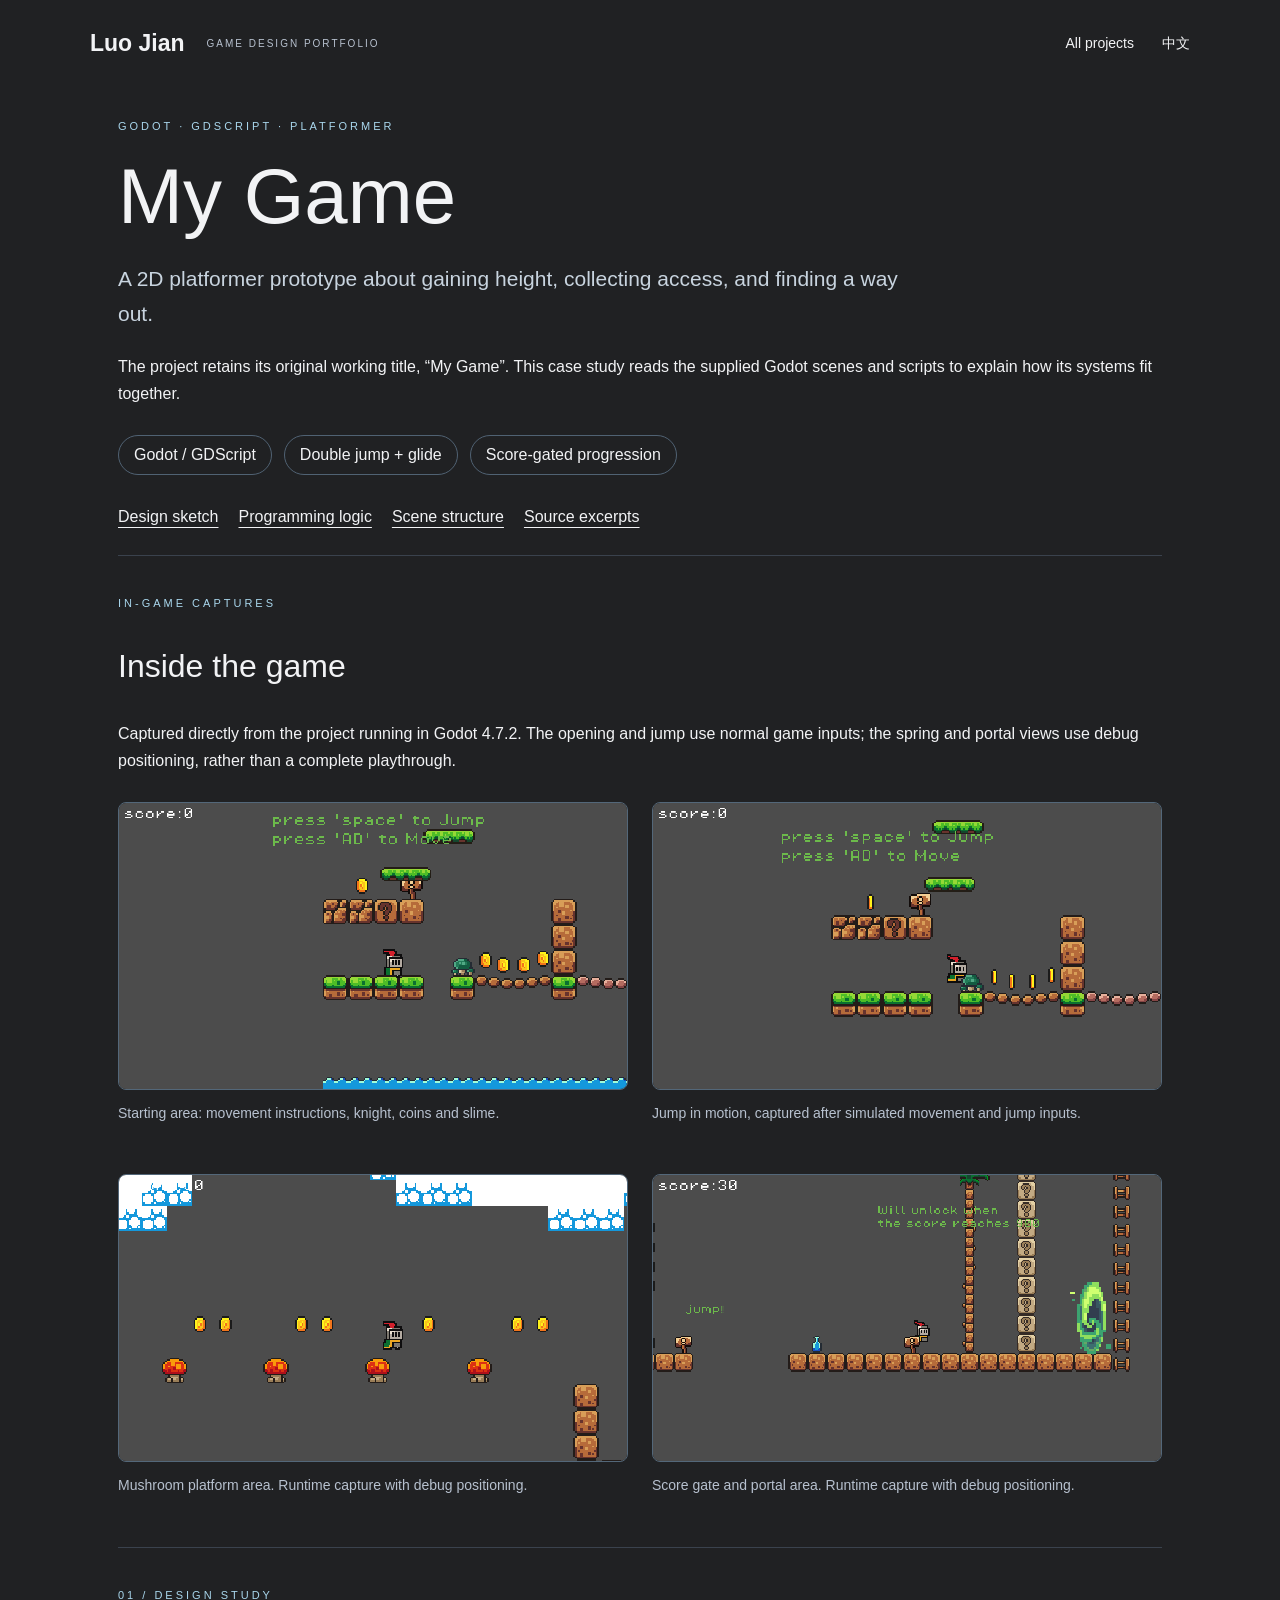
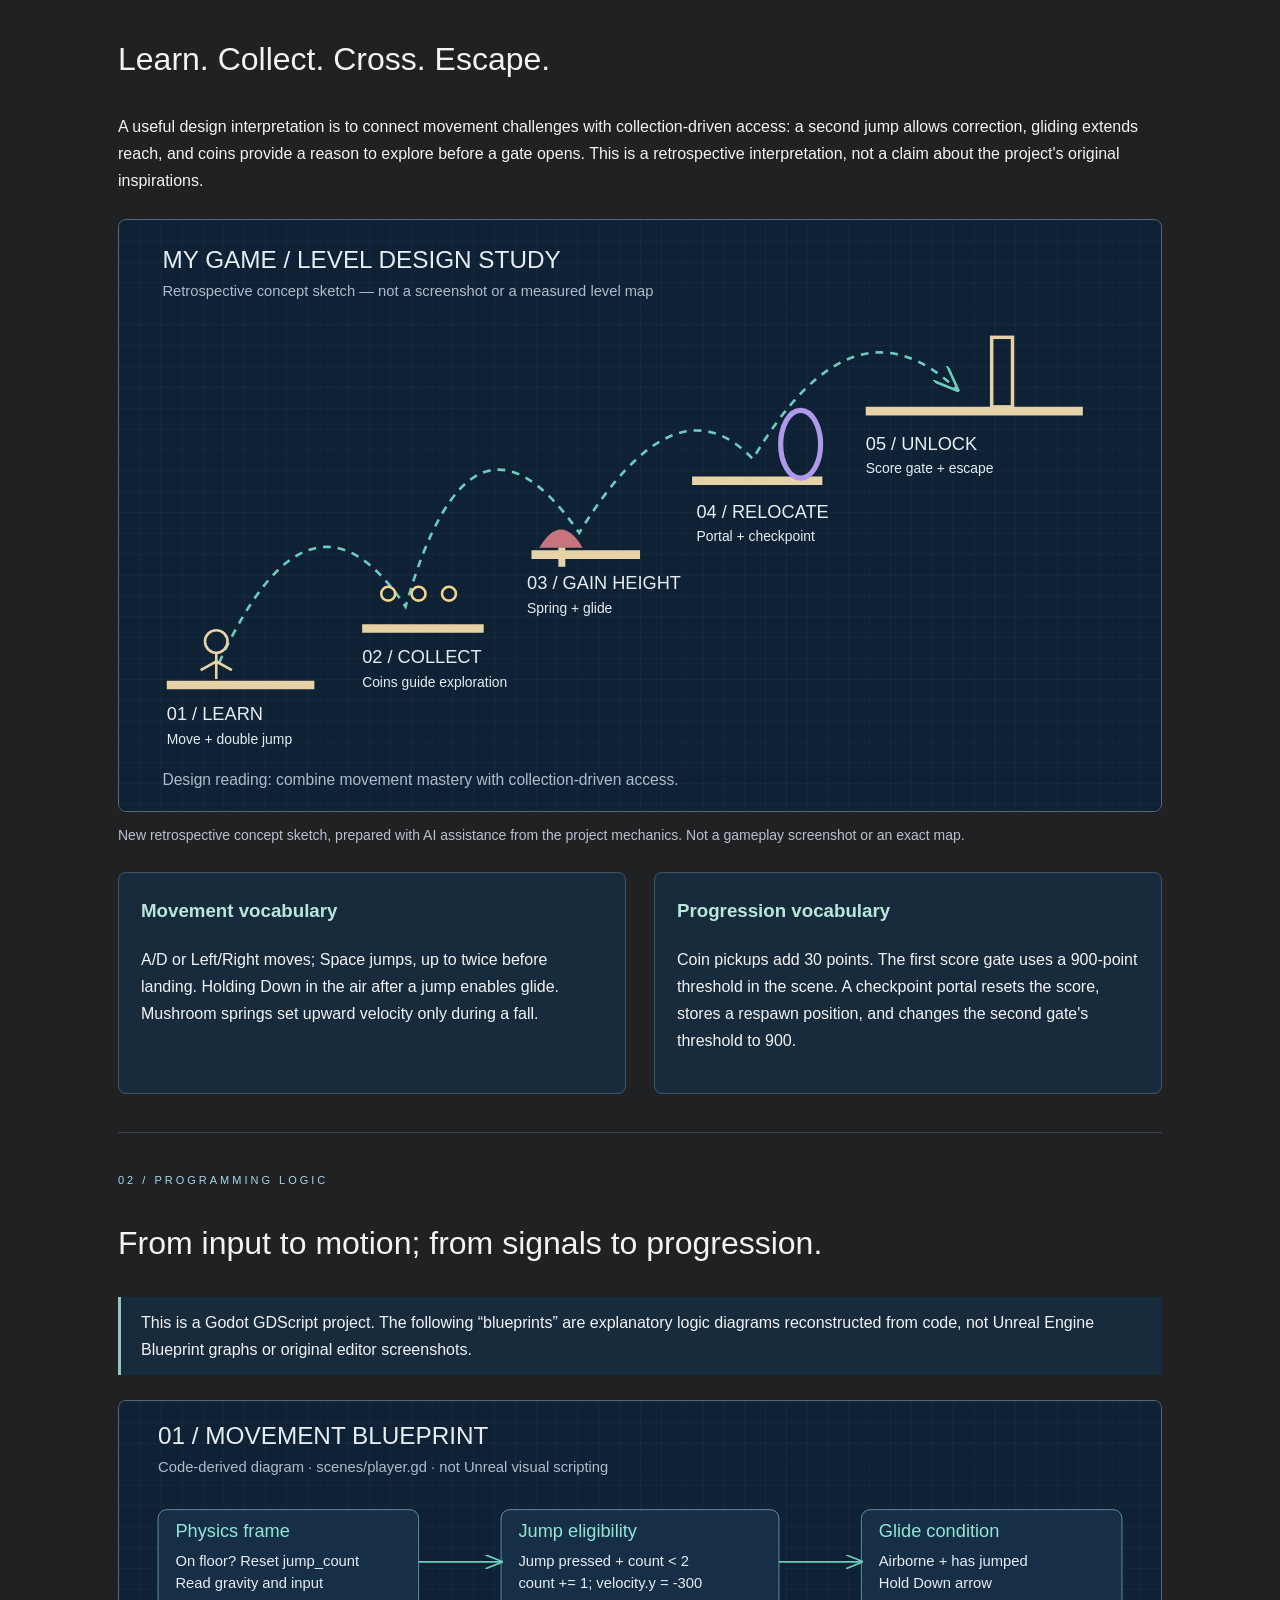
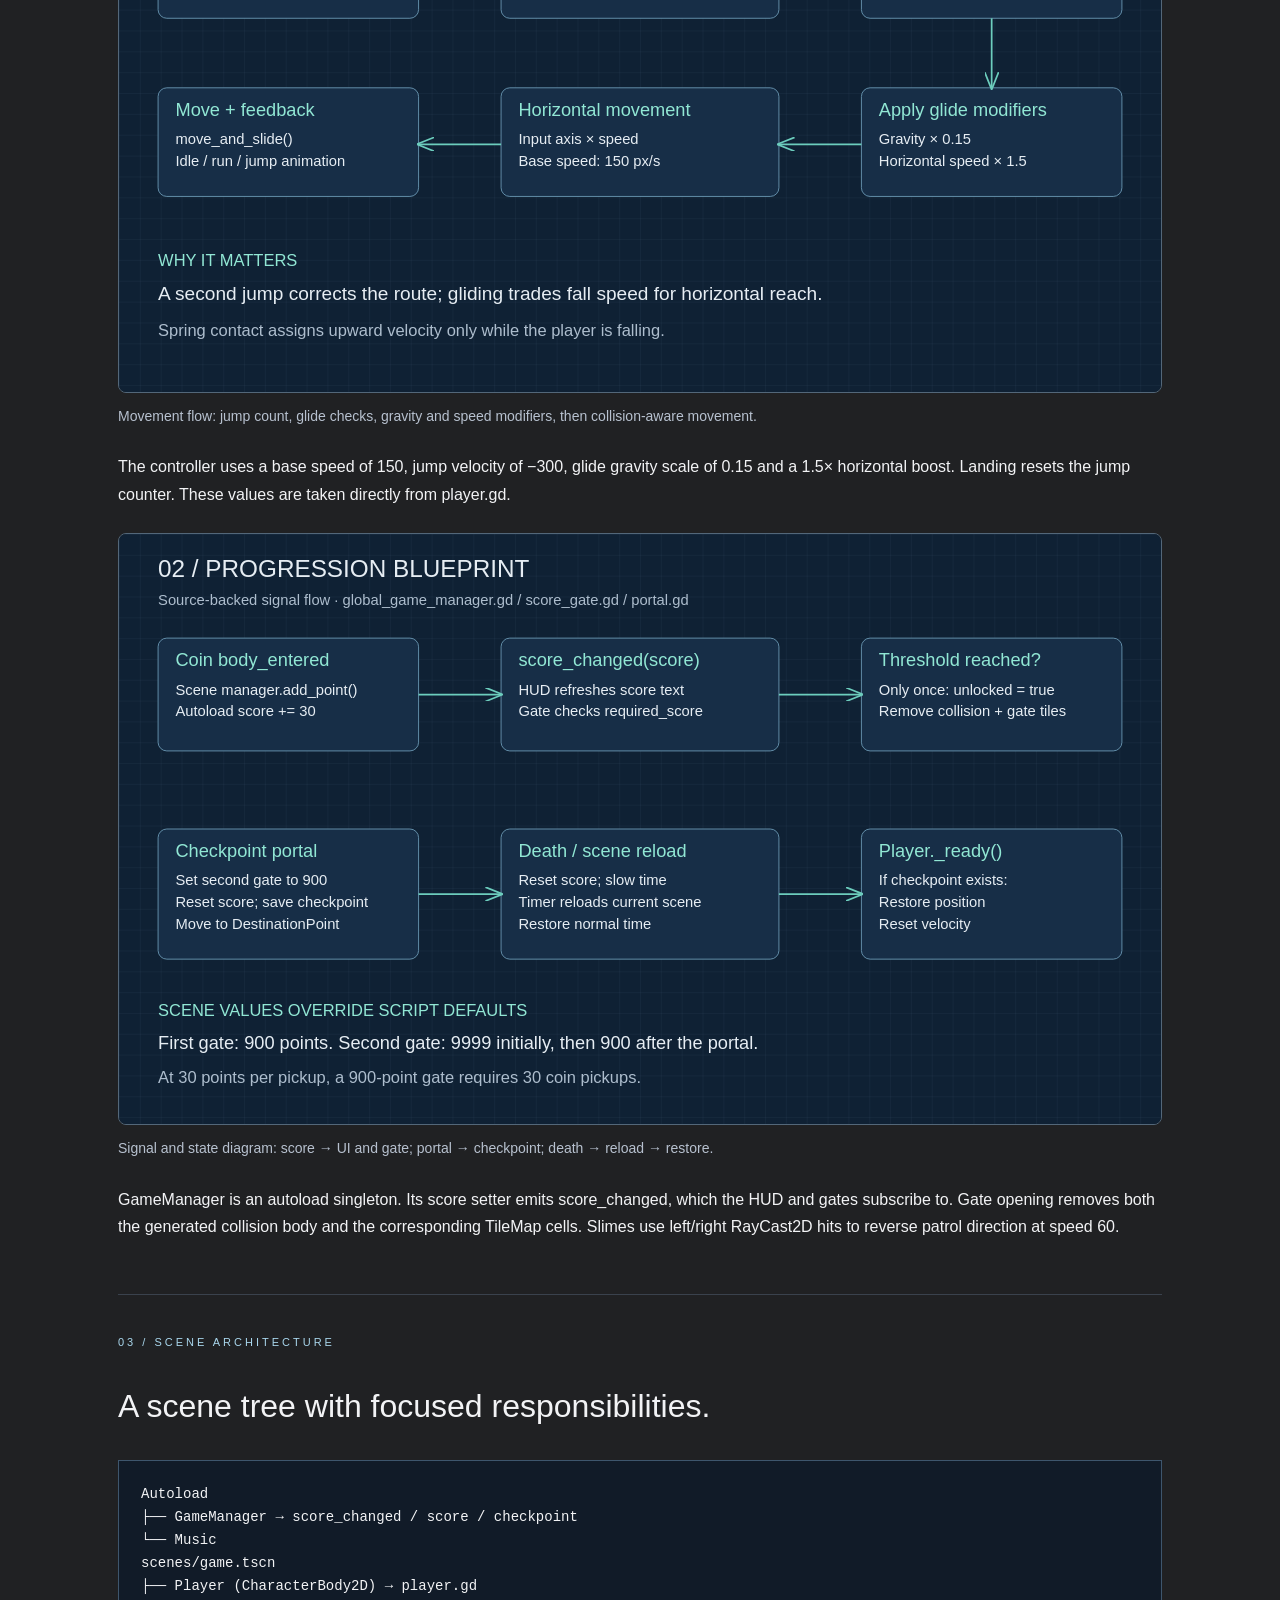
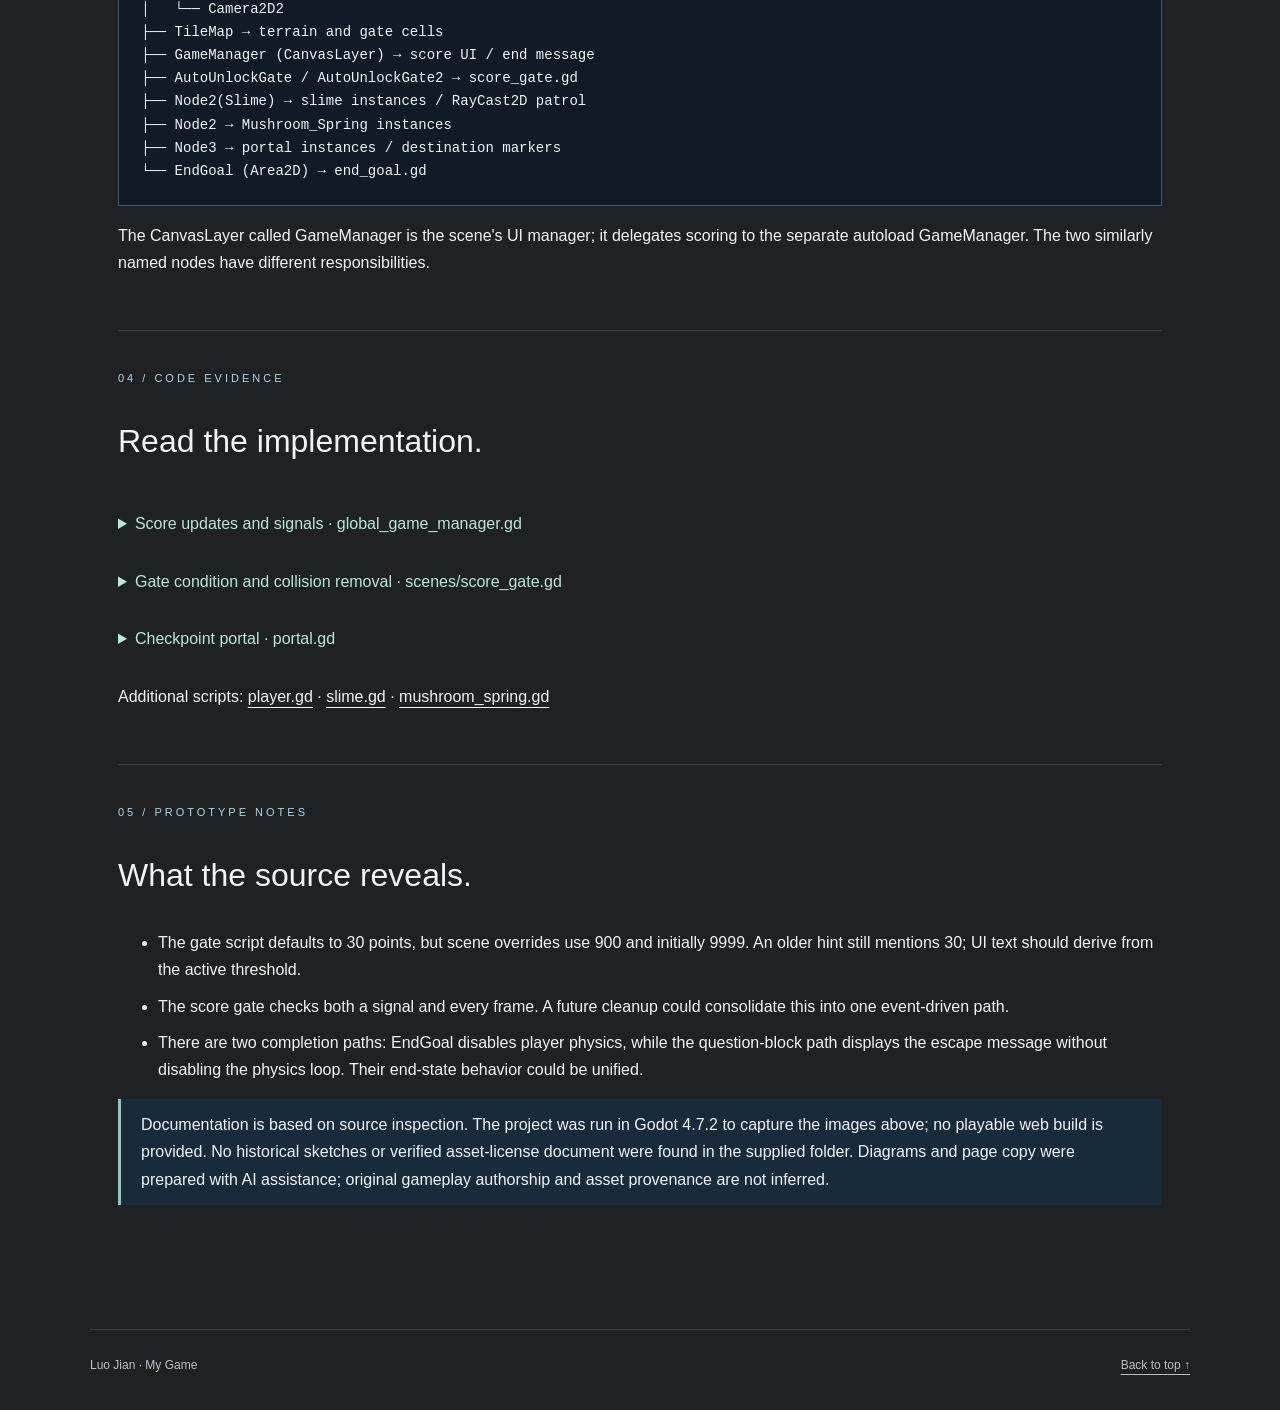
<file: my-game.html>
<!DOCTYPE html><html lang="en"><head><meta charset="UTF-8"><meta name="viewport" content="width=device-width,initial-scale=1"><meta name="description" content="My Game — Godot platformer project, design sketch and GDScript logic."><title>My Game | Luo Jian</title><link rel="stylesheet" href="portfolio.css?v=single-language-1"><link rel="stylesheet" href="my-game.css"></head><body><div id="language-content"><a class="skip-link" href="#project">Skip to project</a><header class="home-header"><a class="home-brand" href="index.html">Luo Jian<span>GAME DESIGN PORTFOLIO</span></a><nav><a href="index.html#projects">All projects</a><button type="button" class="language-toggle" data-language="zh">中文</button></nav></header>
<main class="game-case" id="project"><p class="overline">GODOT · GDSCRIPT · PLATFORMER</p><h1>My Game</h1><p class="lede">A 2D platformer prototype about gaining height, collecting access, and finding a way out.</p><p>The project retains its original working title, “My Game”. This case study reads the supplied Godot scenes and scripts to explain how its systems fit together.</p>
<div class="meta-row"><span>Godot / GDScript</span><span>Double jump + glide</span><span>Score-gated progression</span></div>
<nav class="chapter-links"><a href="#design">Design sketch</a><a href="#logic">Programming logic</a><a href="#structure">Scene structure</a><a href="#source">Source excerpts</a></nav>
<section id="gameplay"><p class="overline">IN-GAME CAPTURES</p><h2>Inside the game</h2><p>Captured directly from the project running in Godot 4.7.2. The opening and jump use normal game inputs; the spring and portal views use debug positioning, rather than a complete playthrough.</p><div class="gameplay-gallery"><figure><a href="assets/my-game/01-start.png" target="_blank" rel="noopener"><img src="assets/my-game/01-start.png" width="1280" height="720" loading="lazy" alt="Starting area: movement instructions, knight, coins and slime."></a><figcaption>Starting area: movement instructions, knight, coins and slime.</figcaption></figure><figure><a href="assets/my-game/02-jump.png" target="_blank" rel="noopener"><img src="assets/my-game/02-jump.png" width="1280" height="720" loading="lazy" alt="Jump in motion, captured after simulated movement and jump inputs."></a><figcaption>Jump in motion, captured after simulated movement and jump inputs.</figcaption></figure><figure><a href="assets/my-game/03-springs.png" target="_blank" rel="noopener"><img src="assets/my-game/03-springs.png" width="1280" height="720" loading="lazy" alt="Mushroom platform area. Runtime capture with debug positioning."></a><figcaption>Mushroom platform area. Runtime capture with debug positioning.</figcaption></figure><figure><a href="assets/my-game/04-portal.png" target="_blank" rel="noopener"><img src="assets/my-game/04-portal.png" width="1280" height="720" loading="lazy" alt="Score gate and portal area. Runtime capture with debug positioning."></a><figcaption>Score gate and portal area. Runtime capture with debug positioning.</figcaption></figure></div></section><section id="design"><p class="overline">01 / DESIGN STUDY</p><h2>Learn. Collect. Cross. Escape.</h2><p>A useful design interpretation is to connect movement challenges with collection-driven access: a second jump allows correction, gliding extends reach, and coins provide a reason to explore before a gate opens. This is a retrospective interpretation, not a claim about the project's original inspirations.</p>
<figure><a href="assets/my-game/design-sketch.svg" target="_blank" rel="noopener"><img src="assets/my-game/design-sketch.svg" width="1200" height="680" alt="New retrospective concept sketch, prepared with AI assistance from the project mechanics. Not a gameplay screenshot or an exact map."></a><figcaption>New retrospective concept sketch, prepared with AI assistance from the project mechanics. Not a gameplay screenshot or an exact map.</figcaption></figure>
<div class="columns"><article><h3>Movement vocabulary</h3><p>A/D or Left/Right moves; Space jumps, up to twice before landing. Holding Down in the air after a jump enables glide. Mushroom springs set upward velocity only during a fall.</p></article><article><h3>Progression vocabulary</h3><p>Coin pickups add 30 points. The first score gate uses a 900-point threshold in the scene. A checkpoint portal resets the score, stores a respawn position, and changes the second gate's threshold to 900.</p></article></div></section>
<section id="logic"><p class="overline">02 / PROGRAMMING LOGIC</p><h2>From input to motion; from signals to progression.</h2><p class="note">This is a Godot GDScript project. The following “blueprints” are explanatory logic diagrams reconstructed from code, not Unreal Engine Blueprint graphs or original editor screenshots.</p>
<figure><a href="assets/my-game/movement-blueprint.svg" target="_blank" rel="noopener"><img src="assets/my-game/movement-blueprint.svg" width="1200" height="680" alt="Movement flow: jump count, glide checks, gravity and speed modifiers, then collision-aware movement."></a><figcaption>Movement flow: jump count, glide checks, gravity and speed modifiers, then collision-aware movement.</figcaption></figure>
<p>The controller uses a base speed of 150, jump velocity of −300, glide gravity scale of 0.15 and a 1.5× horizontal boost. Landing resets the jump counter. These values are taken directly from player.gd.</p>
<figure><a href="assets/my-game/progression-blueprint.svg" target="_blank" rel="noopener"><img src="assets/my-game/progression-blueprint.svg" width="1200" height="680" alt="Signal and state diagram: score → UI and gate; portal → checkpoint; death → reload → restore."></a><figcaption>Signal and state diagram: score → UI and gate; portal → checkpoint; death → reload → restore.</figcaption></figure>
<p>GameManager is an autoload singleton. Its score setter emits score_changed, which the HUD and gates subscribe to. Gate opening removes both the generated collision body and the corresponding TileMap cells. Slimes use left/right RayCast2D hits to reverse patrol direction at speed 60.</p></section>
<section id="structure"><p class="overline">03 / SCENE ARCHITECTURE</p><h2>A scene tree with focused responsibilities.</h2><pre>Autoload
├── GameManager → score_changed / score / checkpoint
└── Music
scenes/game.tscn
├── Player (CharacterBody2D) → player.gd
│   └── Camera2D2
├── TileMap → terrain and gate cells
├── GameManager (CanvasLayer) → score UI / end message
├── AutoUnlockGate / AutoUnlockGate2 → score_gate.gd
├── Node2(Slime) → slime instances / RayCast2D patrol
├── Node2 → Mushroom_Spring instances
├── Node3 → portal instances / destination markers
└── EndGoal (Area2D) → end_goal.gd</pre>
<p>The CanvasLayer called GameManager is the scene's UI manager; it delegates scoring to the separate autoload GameManager. The two similarly named nodes have different responsibilities.</p></section>
<section id="source"><p class="overline">04 / CODE EVIDENCE</p><h2>Read the implementation.</h2>
<details><summary>Score updates and signals · global_game_manager.gd</summary><pre><code>func add_point(amount: int = 30) -&gt; void:
	score += amount</code></pre><a href="assets/my-game/code/global_game_manager.gd.txt" download>Download complete script</a></details><details><summary>Gate condition and collision removal · scenes/score_gate.gd</summary><pre><code>func check_unlock() -&gt; void:
	if unlocked or GameManager.score &lt; required_score:
		return

	unlock_gate()

func unlock_gate() -&gt; void:
	unlocked = true
	remove_gate_collision()

	var start_y: int = mini(gate_y_start, gate_y_end)
	var end_y: int = maxi(gate_y_start, gate_y_end)
	for y in range(start_y, end_y + 1):
		tile_map.erase_cell(gate_layer, Vector2i(gate_x, y))</code></pre><a href="assets/my-game/code/scenes-score_gate.gd.txt" download>Download complete script</a></details><details><summary>Checkpoint portal · portal.gd</summary><pre><code>func _on_body_entered(body: Node2D) -&gt; void:
	if body.is_in_group("player"):
		print("2")
		var gate2 = get_tree().current_scene.get_node("AutoUnlockGate2")
		gate2.required_score = 900

		print("portal reset score")
		GameManager.reset_score()
		GameManager.set_checkpoint(Vector2(1496, -1256))
		body.global_position = $DestinationPoint.global_position</code></pre><a href="assets/my-game/code/portal.gd.txt" download>Download complete script</a></details>
<p>Additional scripts: <a href="assets/my-game/code/scenes-player.gd.txt">player.gd</a> · <a href="assets/my-game/code/slime.gd.txt">slime.gd</a> · <a href="assets/my-game/code/scenes-mushroom_spring.gd.txt">mushroom_spring.gd</a></p></section>
<section><p class="overline">05 / PROTOTYPE NOTES</p><h2>What the source reveals.</h2><ul><li>The gate script defaults to 30 points, but scene overrides use 900 and initially 9999. An older hint still mentions 30; UI text should derive from the active threshold.</li><li>The score gate checks both a signal and every frame. A future cleanup could consolidate this into one event-driven path.</li><li>There are two completion paths: EndGoal disables player physics, while the question-block path displays the escape message without disabling the physics loop. Their end-state behavior could be unified.</li></ul>
<p class="note">Documentation is based on source inspection. The project was run in Godot 4.7.2 to capture the images above; no playable web build is provided. No historical sketches or verified asset-license document were found in the supplied folder. Diagrams and page copy were prepared with AI assistance; original gameplay authorship and asset provenance are not inferred.</p></section></main><footer class="home-footer"><span>Luo Jian · My Game</span><a href="#project">Back to top ↑</a></footer></div><template id="chinese-content"><a class="skip-link" href="#project">跳转到项目</a><header class="home-header"><a class="home-brand" href="index.html?lang=zh">Luo Jian<span>GAME DESIGN PORTFOLIO</span></a><nav><a href="index.html?lang=zh#projects">全部作品</a><button type="button" class="language-toggle" data-language="en">EN</button></nav></header>
<main class="game-case" id="project"><p class="overline">GODOT · GDSCRIPT · PLATFORMER</p><h1>My Game</h1><p class="lede">一个围绕攀升、收集解锁与寻找出口展开的 2D 平台跳跃原型。</p><p>沿用工程中的原始工作名称“My Game”。本展示根据提供的 Godot 场景与脚本，梳理游戏机制及其实现。</p>
<div class="meta-row"><span>Godot / GDScript</span><span>二段跳 + 滑翔</span><span>分数驱动的关卡推进</span></div>
<nav class="chapter-links"><a href="#design">设计草图</a><a href="#logic">编程逻辑</a><a href="#structure">场景结构</a><a href="#source">源码片段</a></nav>
<section id="gameplay"><p class="overline">IN-GAME CAPTURES</p><h2>游戏实况画面</h2><p>以下图片直接截取自 Godot 4.7.2 运行画面。起点与跳跃图使用正常游戏输入；蘑菇和传送门区域通过调试定位取景，不代表完整通关记录。</p><div class="gameplay-gallery"><figure><a href="assets/my-game/01-start.png" target="_blank" rel="noopener"><img src="assets/my-game/01-start.png" width="1280" height="720" loading="lazy" alt="起点：移动与跳跃提示、骑士、金币和史莱姆。"></a><figcaption>起点：移动与跳跃提示、骑士、金币和史莱姆。</figcaption></figure><figure><a href="assets/my-game/02-jump.png" target="_blank" rel="noopener"><img src="assets/my-game/02-jump.png" width="1280" height="720" loading="lazy" alt="跳跃瞬间：通过模拟移动和跳跃输入截取。"></a><figcaption>跳跃瞬间：通过模拟移动和跳跃输入截取。</figcaption></figure><figure><a href="assets/my-game/03-springs.png" target="_blank" rel="noopener"><img src="assets/my-game/03-springs.png" width="1280" height="720" loading="lazy" alt="蘑菇平台区域：运行中的调试定位截图。"></a><figcaption>蘑菇平台区域：运行中的调试定位截图。</figcaption></figure><figure><a href="assets/my-game/04-portal.png" target="_blank" rel="noopener"><img src="assets/my-game/04-portal.png" width="1280" height="720" loading="lazy" alt="分数门与传送门区域：运行中的调试定位截图。"></a><figcaption>分数门与传送门区域：运行中的调试定位截图。</figcaption></figure></div></section><section id="design"><p class="overline">01 / DESIGN STUDY</p><h2>学习操作，收集资源，跨越障碍，寻找出口。</h2><p>可以将现有机制理解为“移动挑战 + 收集解锁”：二段跳提供修正机会，滑翔扩大横向可达范围，金币则鼓励玩家在开门前探索。这是基于现有实现的设计解读，不代表作者最初的灵感来源。</p>
<figure><a href="assets/my-game/design-sketch.svg" target="_blank" rel="noopener"><img src="assets/my-game/design-sketch.svg" width="1200" height="680" alt="根据项目机制新绘制的回顾性概念草图，使用 AI 辅助整理。不是游戏截图，也不是精确地图。"></a><figcaption>根据项目机制新绘制的回顾性概念草图，使用 AI 辅助整理。不是游戏截图，也不是精确地图。</figcaption></figure>
<div class="columns"><article><h3>移动机制</h3><p>A/D 或左右方向键移动；空格跳跃，落地前最多跳两次。起跳后在空中按住下方向键可滑翔。蘑菇弹簧仅在角色下落时施加向上的速度。</p></article><article><h3>推进机制</h3><p>拾取金币增加 30 分；场景中的第一道分数门需要 900 分。检查点传送门会清空分数、保存复活位置，并将第二道门的要求调整到 900 分。</p></article></div></section>
<section id="logic"><p class="overline">02 / PROGRAMMING LOGIC</p><h2>从输入到移动，从信号到关卡推进。</h2><p class="note">这是使用 GDScript 的 Godot 项目。下方“蓝图”是根据代码重新整理的逻辑示意图，并非 Unreal Engine Blueprint，也不是原始编辑器截图。</p>
<figure><a href="assets/my-game/movement-blueprint.svg" target="_blank" rel="noopener"><img src="assets/my-game/movement-blueprint.svg" width="1200" height="680" alt="移动逻辑图：跳跃次数、滑翔条件、重力与速度修正，最后执行碰撞移动。"></a><figcaption>移动逻辑图：跳跃次数、滑翔条件、重力与速度修正，最后执行碰撞移动。</figcaption></figure>
<p>角色基础速度为 150，跳跃速度为 −300；滑翔重力倍率为 0.15，水平速度倍率为 1.5。落地会重置跳跃次数。这些数值直接来自 player.gd。</p>
<figure><a href="assets/my-game/progression-blueprint.svg" target="_blank" rel="noopener"><img src="assets/my-game/progression-blueprint.svg" width="1200" height="680" alt="信号与状态图：分数驱动界面和门；传送门保存检查点；死亡后重载并恢复位置。"></a><figcaption>信号与状态图：分数驱动界面和门；传送门保存检查点；死亡后重载并恢复位置。</figcaption></figure>
<p>GameManager 是自动加载单例。分数 setter 发出 score_changed 信号，界面和分数门监听该信号；开门时同时删除生成的碰撞体和对应 TileMap 格子。史莱姆通过左右 RayCast2D 碰撞检测改变巡逻方向，速度为 60。</p></section>
<section id="structure"><p class="overline">03 / SCENE ARCHITECTURE</p><h2>用场景树分配功能。</h2><pre>Autoload
├── GameManager → score_changed / score / checkpoint
└── Music
scenes/game.tscn
├── Player (CharacterBody2D) → player.gd
│   └── Camera2D2
├── TileMap → terrain and gate cells
├── GameManager (CanvasLayer) → score UI / end message
├── AutoUnlockGate / AutoUnlockGate2 → score_gate.gd
├── Node2(Slime) → slime instances / RayCast2D patrol
├── Node2 → Mushroom_Spring instances
├── Node3 → portal instances / destination markers
└── EndGoal (Area2D) → end_goal.gd</pre>
<p>场景内名为 GameManager 的 CanvasLayer 负责界面，并把加分交给独立的自动加载 GameManager。两者名称相似，但职责不同。</p></section>
<section id="source"><p class="overline">04 / CODE EVIDENCE</p><h2>查看实际实现。</h2>
<details><summary>分数更新与信号 · global_game_manager.gd</summary><pre><code>func add_point(amount: int = 30) -&gt; void:
	score += amount</code></pre><a href="assets/my-game/code/global_game_manager.gd.txt" download>下载完整脚本</a></details><details><summary>开门条件与碰撞移除 · scenes/score_gate.gd</summary><pre><code>func check_unlock() -&gt; void:
	if unlocked or GameManager.score &lt; required_score:
		return

	unlock_gate()

func unlock_gate() -&gt; void:
	unlocked = true
	remove_gate_collision()

	var start_y: int = mini(gate_y_start, gate_y_end)
	var end_y: int = maxi(gate_y_start, gate_y_end)
	for y in range(start_y, end_y + 1):
		tile_map.erase_cell(gate_layer, Vector2i(gate_x, y))</code></pre><a href="assets/my-game/code/scenes-score_gate.gd.txt" download>下载完整脚本</a></details><details><summary>检查点传送门 · portal.gd</summary><pre><code>func _on_body_entered(body: Node2D) -&gt; void:
	if body.is_in_group("player"):
		print("2")
		var gate2 = get_tree().current_scene.get_node("AutoUnlockGate2")
		gate2.required_score = 900

		print("portal reset score")
		GameManager.reset_score()
		GameManager.set_checkpoint(Vector2(1496, -1256))
		body.global_position = $DestinationPoint.global_position</code></pre><a href="assets/my-game/code/portal.gd.txt" download>下载完整脚本</a></details>
<p>更多脚本： <a href="assets/my-game/code/scenes-player.gd.txt">player.gd</a> · <a href="assets/my-game/code/slime.gd.txt">slime.gd</a> · <a href="assets/my-game/code/scenes-mushroom_spring.gd.txt">mushroom_spring.gd</a></p></section>
<section><p class="overline">05 / PROTOTYPE NOTES</p><h2>源码中的后续改进空间。</h2><ul><li>门脚本默认阈值为 30，但场景覆盖值为 900 和初始 9999；旧提示仍写着 30。后续应让提示文字直接读取当前阈值。</li><li>分数门同时监听信号并逐帧检查，后续可统一为事件驱动，减少重复逻辑。</li><li>存在两条完成路径：EndGoal 会停用玩家物理更新，而问号方块路径只显示逃离提示，没有停用物理循环。后续可统一结束状态。</li></ul>
<p class="note">本页依据源码检查整理。已使用 Godot 4.7.2 运行项目并截取上方图片；本页尚未提供可玩的网页版。提供的文件夹中未找到历史草图或可核实的素材授权文档。图解与页面文案使用 AI 辅助整理，不据此推断原游戏各部分的作者或素材来源。</p></section></main><footer class="home-footer"><span>Luo Jian · My Game</span><a href="#project">回到顶部 ↑</a></footer></template><script type="application/json" id="language-metadata">{"en":{"title":"My Game | Luo Jian","description":"Godot platformer: design sketch, movement and progression logic."},"zh":{"title":"My Game 平台跳跃 | 罗健","description":"Godot 平台跳跃项目：设计草图、编程逻辑与场景蓝图。 "}}</script><script src="language.js?v=1"></script></body></html>
</file>
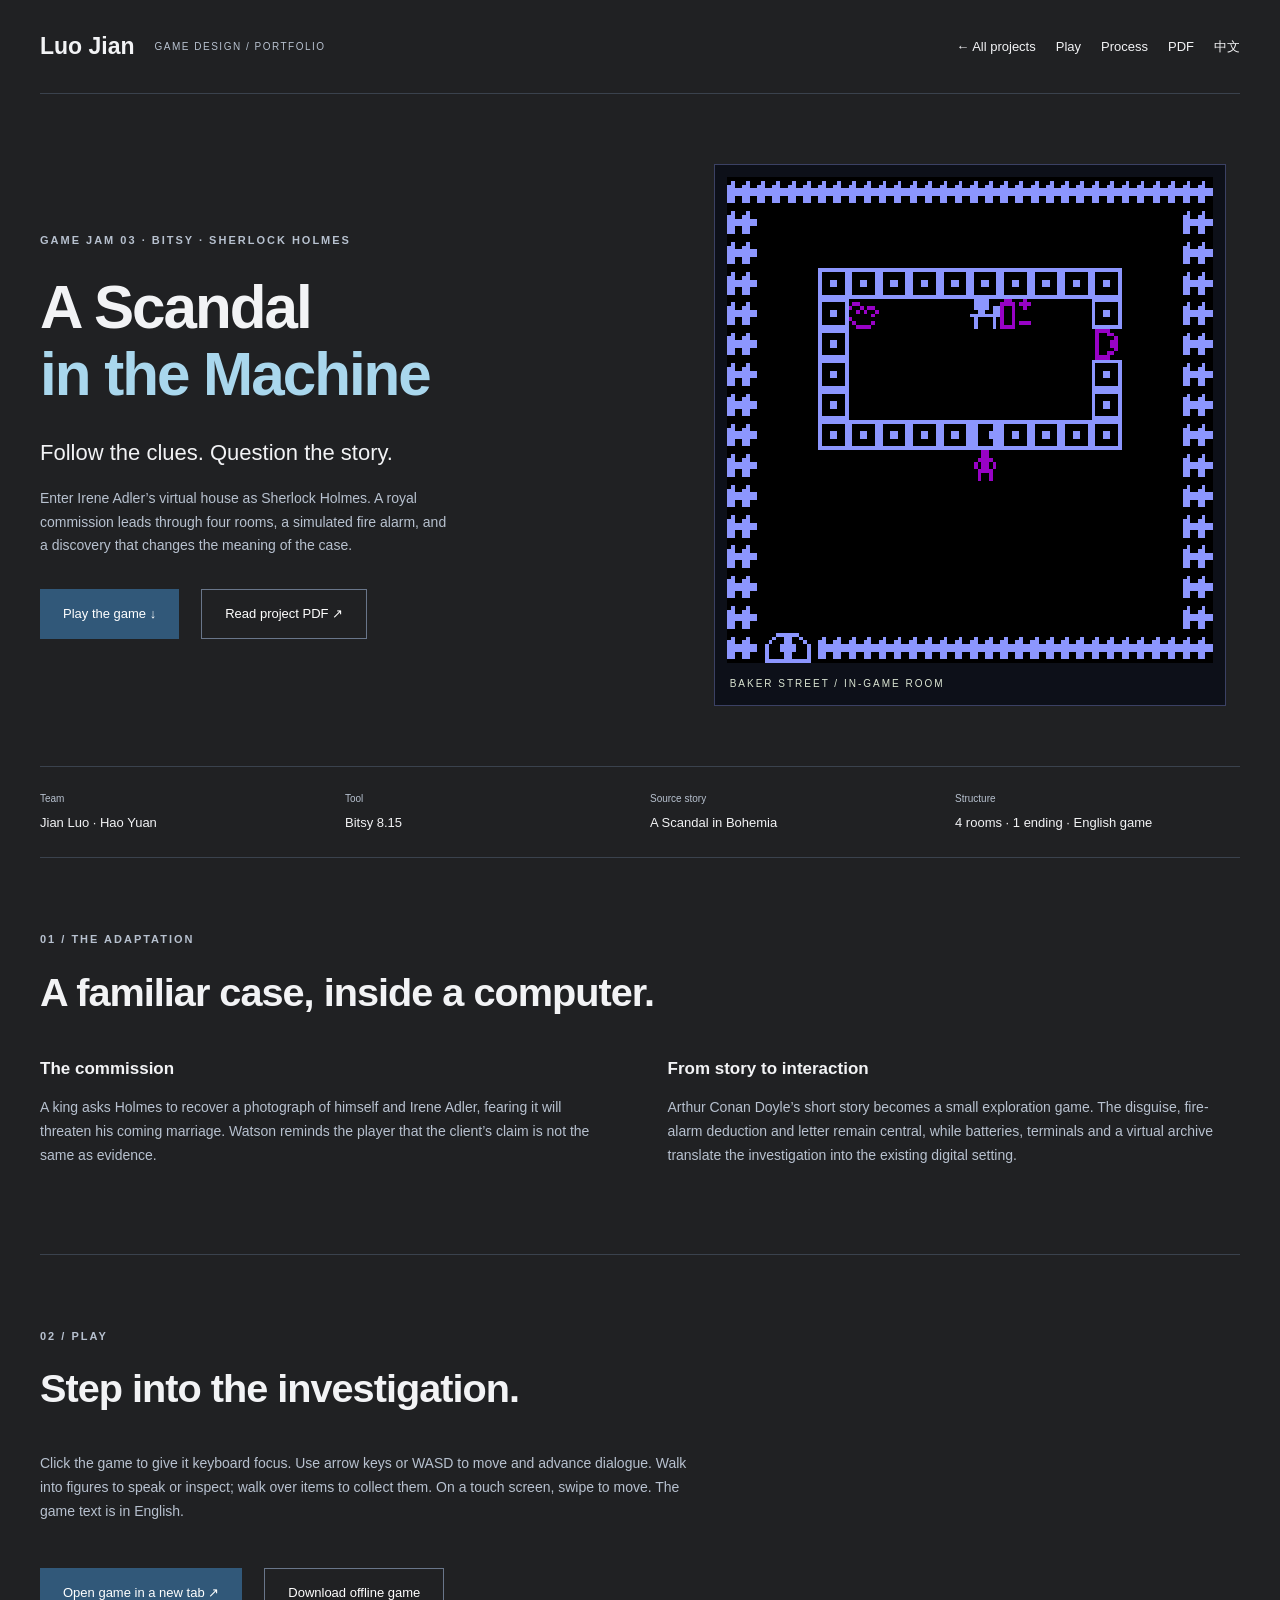
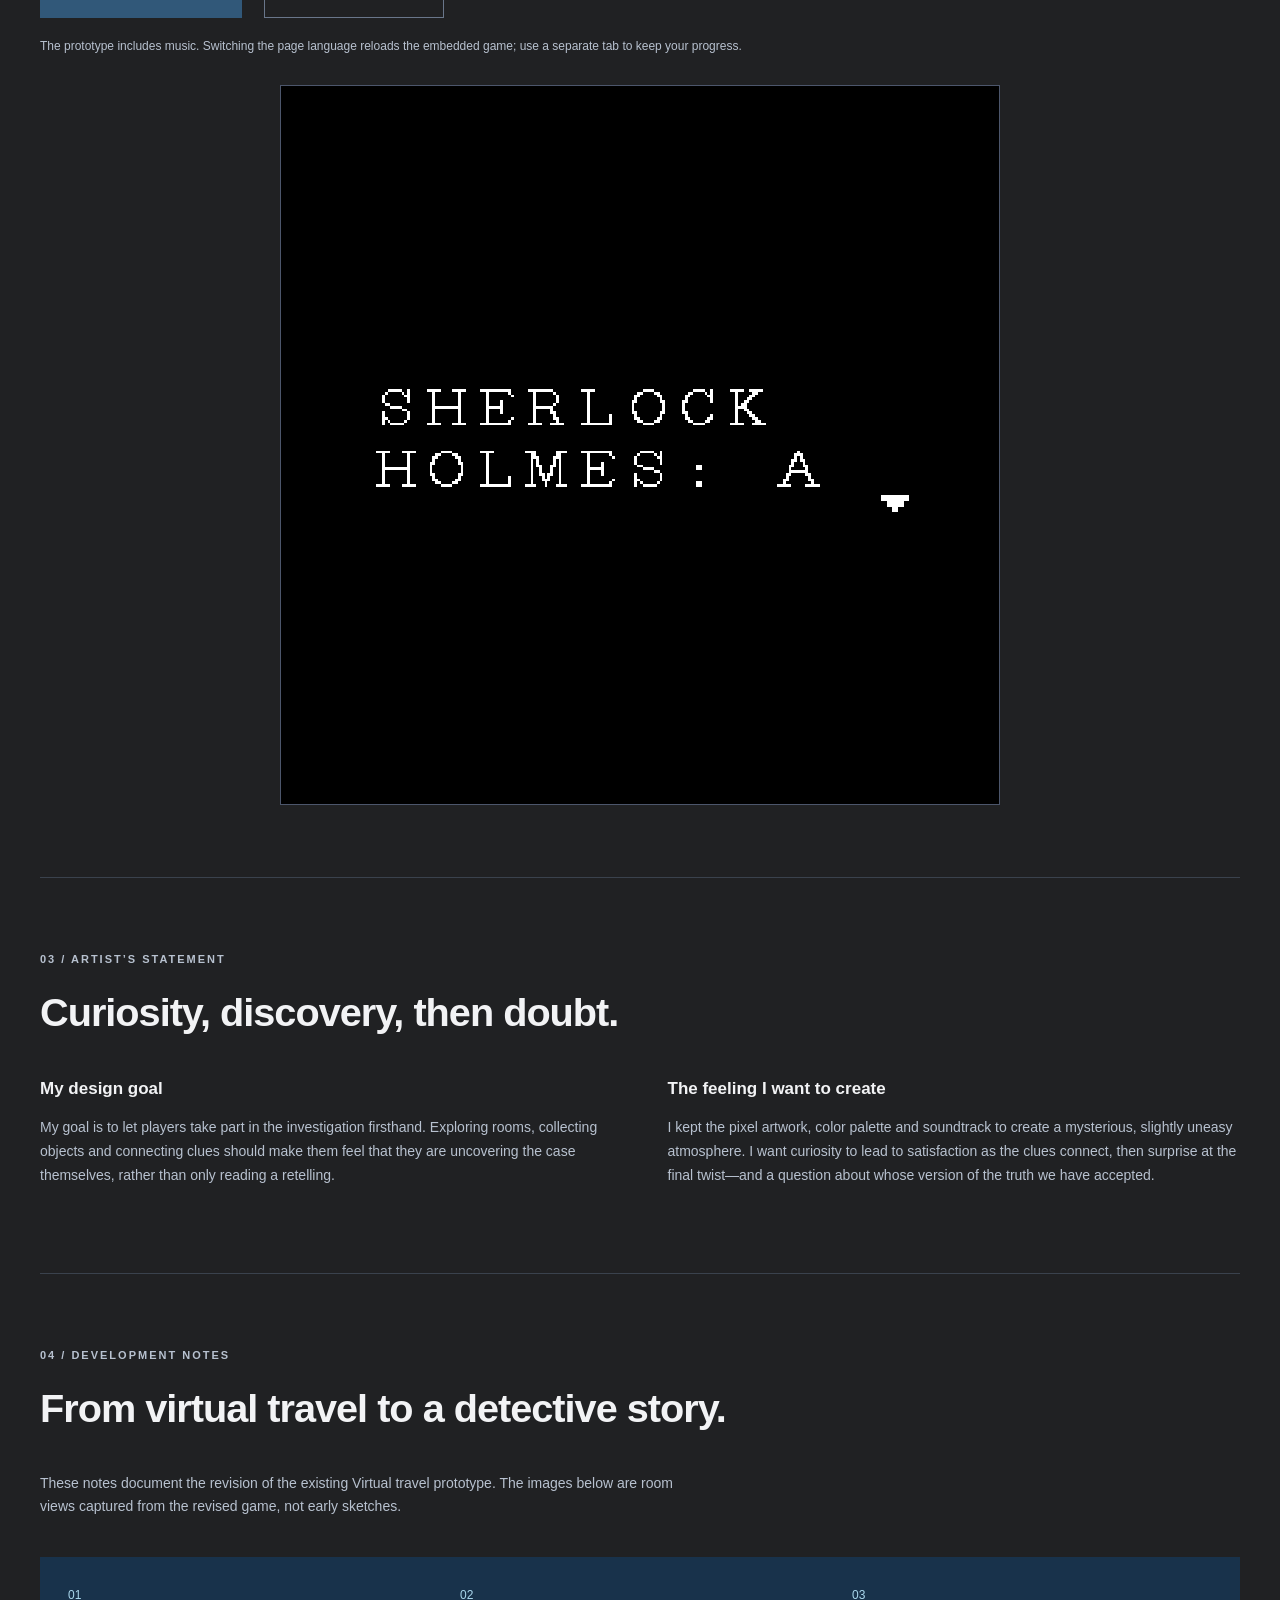
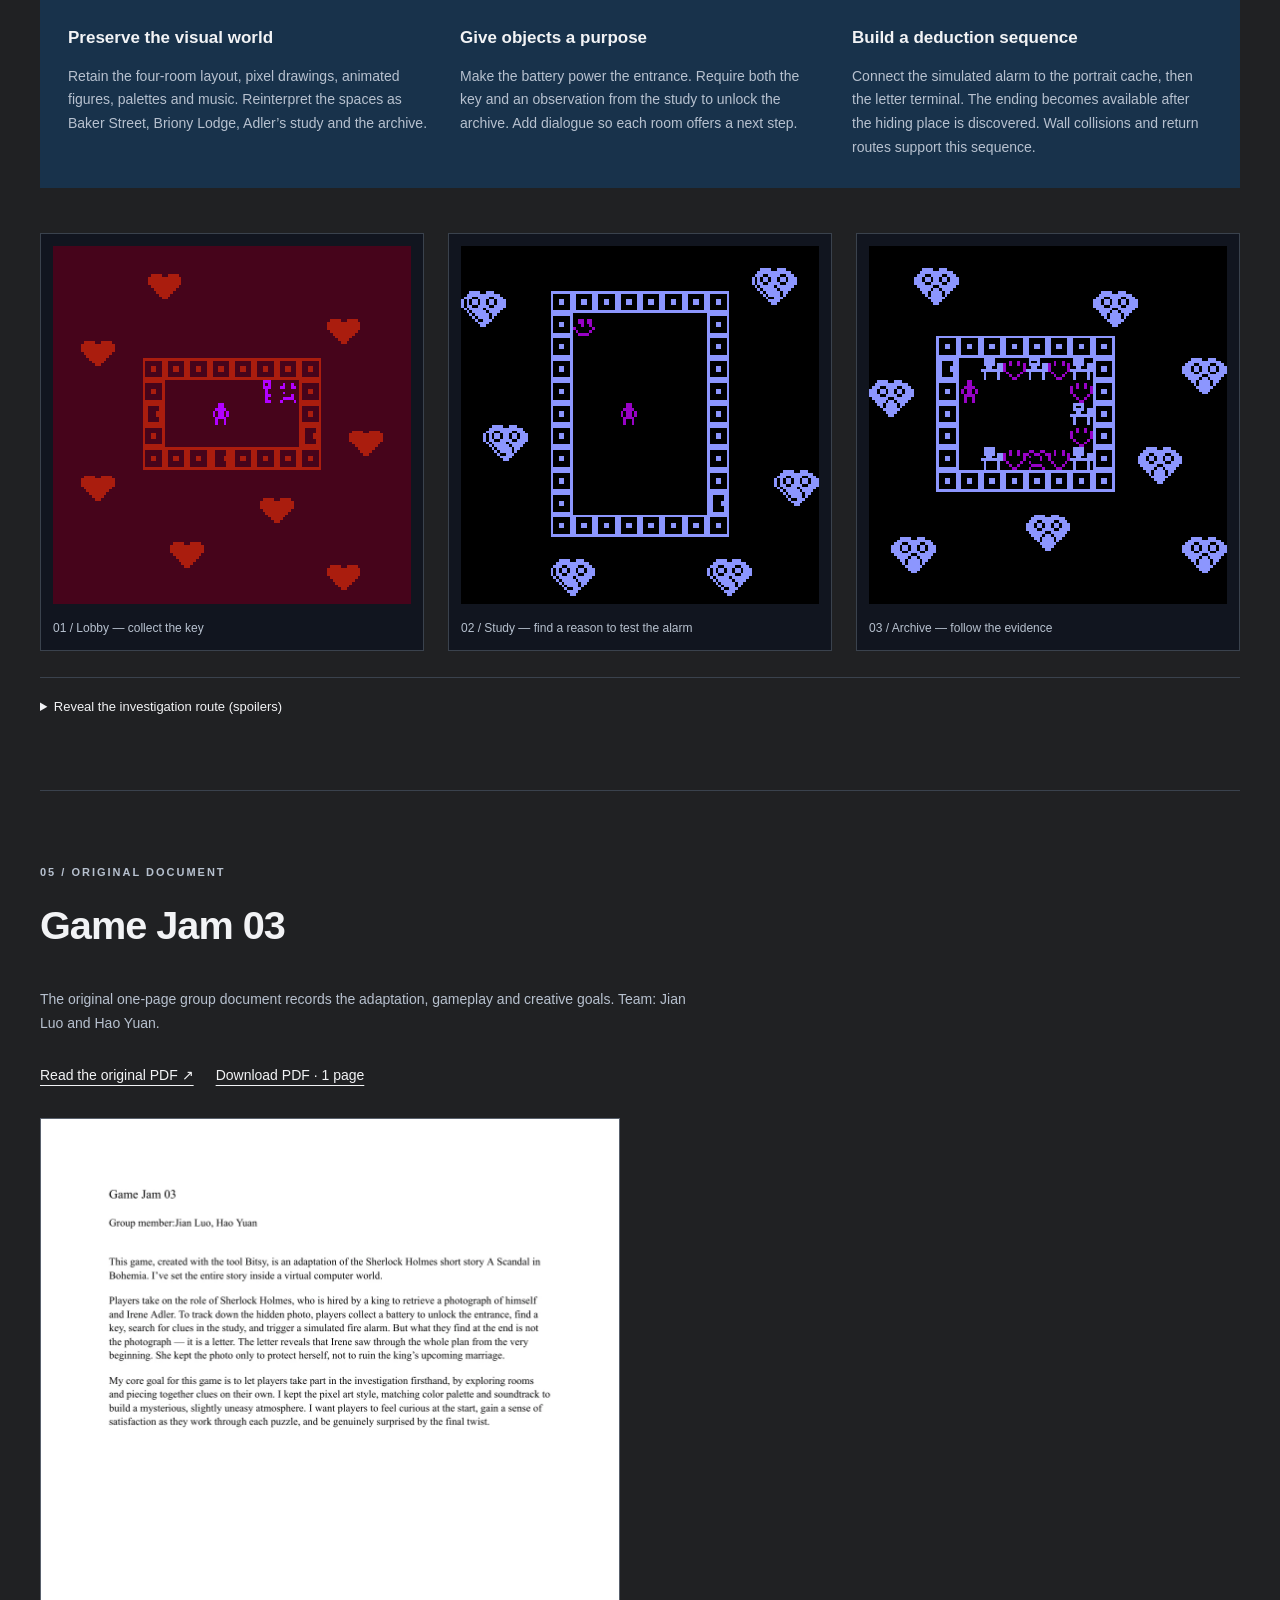
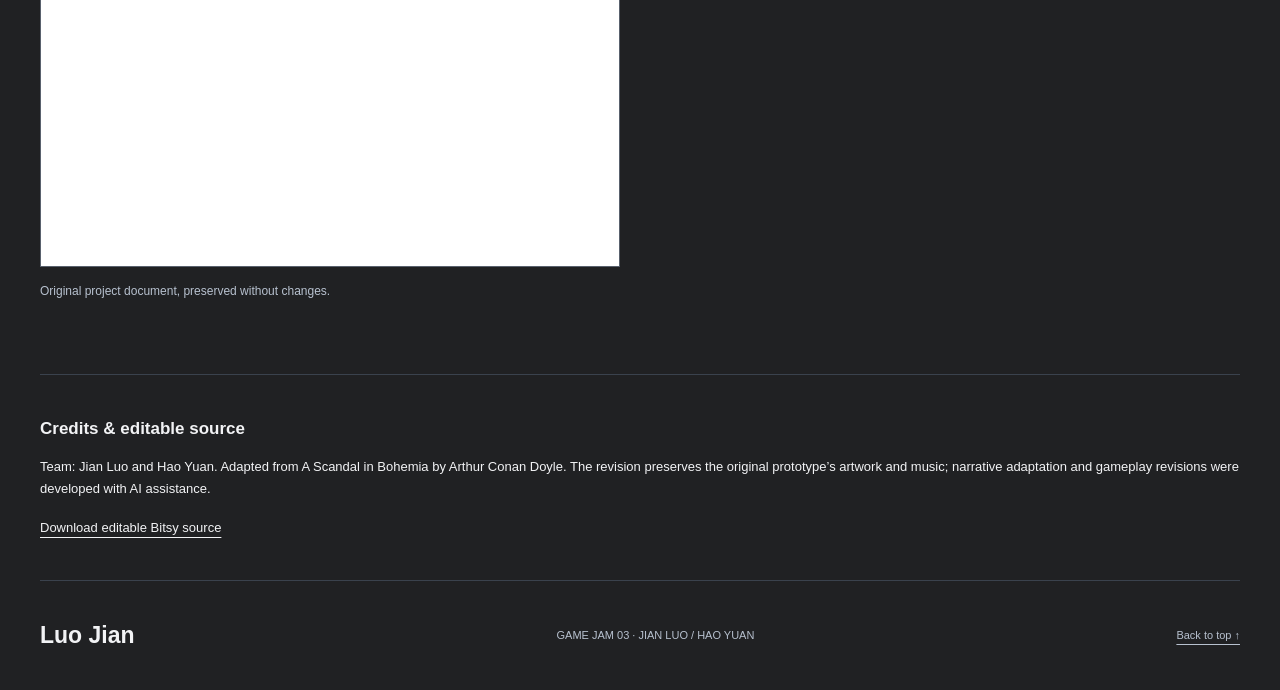
<file: sherlock.html>
<!DOCTYPE html>
<html lang="en"><head><meta charset="UTF-8"><meta name="viewport" content="width=device-width, initial-scale=1"><meta name="description" content="Play a Sherlock Holmes Bitsy adaptation by Jian Luo and Hao Yuan. Explore the story, creative goals, development notes and original Game Jam 03 PDF."><title>A Scandal in the Machine | Luo Jian — Game Jam 03</title><link rel="stylesheet" href="styles.css"><link rel="stylesheet" href="portfolio.css?v=single-language-1"><link rel="stylesheet" href="sherlock.css"></head><body class="project-page sherlock-page"><div id="language-content"><a class="skip-link" href="#project">Skip to project content</a>
<header><a class="wordmark" href="index.html">Luo Jian <span>GAME DESIGN / PORTFOLIO</span></a><nav aria-label="Main navigation"><a href="index.html#projects">← All projects</a><a href="#play">Play</a><a href="#process">Process</a><a href="#document">PDF</a><button type="button" class="language-toggle" data-language="zh">中文</button></nav></header>
<main id="home"><section class="hero"><div><p class="eyebrow">GAME JAM 03 · BITSY · SHERLOCK HOLMES</p><h1>A Scandal<br><em>in the Machine</em></h1><p class="subtitle">Follow the clues. Question the story.</p><p class="intro">Enter Irene Adler’s virtual house as Sherlock Holmes. A royal commission leads through four rooms, a simulated fire alarm, and a discovery that changes the meaning of the case.</p><div class="actions"><a class="button" href="#play">Play the game ↓</a><a class="button secondary" href="assets/sherlock/game-jam-03.pdf" target="_blank" rel="noopener">Read project PDF ↗</a></div></div><figure class="hero-image"><img src="assets/sherlock/room-0.png" width="512" height="512" alt="Baker Street terminal: purple pixel characters and blue walls on black"><figcaption>BAKER STREET / IN-GAME ROOM</figcaption></figure></section>
<div class="meta"><div><span>Team</span>Jian Luo · Hao Yuan</div><div><span>Tool</span>Bitsy 8.15</div><div><span>Source story</span>A Scandal in Bohemia</div><div><span>Structure</span>4 rooms · 1 ending · English game</div></div>
<section id="project" class="section"><div class="section-heading"><p class="eyebrow">01 / THE ADAPTATION</p><h2>A familiar case, inside a computer.</h2></div><div class="two-col"><article><h3>The commission</h3><p>A king asks Holmes to recover a photograph of himself and Irene Adler, fearing it will threaten his coming marriage. Watson reminds the player that the client’s claim is not the same as evidence.</p></article><article><h3>From story to interaction</h3><p>Arthur Conan Doyle’s short story becomes a small exploration game. The disguise, fire-alarm deduction and letter remain central, while batteries, terminals and a virtual archive translate the investigation into the existing digital setting.</p></article></div></section>
<section id="play" class="section"><div class="section-heading"><p class="eyebrow">02 / PLAY</p><h2>Step into the investigation.</h2></div><p>Click the game to give it keyboard focus. Use arrow keys or WASD to move and advance dialogue. Walk into figures to speak or inspect; walk over items to collect them. On a touch screen, swipe to move. The game text is in English.</p><div class="actions"><a class="button" href="assets/sherlock/play.html" target="_blank" rel="noopener">Open game in a new tab ↗</a><a class="button secondary" href="assets/sherlock/play.html" download="sherlock_virtual_travel.html">Download offline game</a></div><p class="play-note">The prototype includes music. Switching the page language reloads the embedded game; use a separate tab to keep your progress.</p><iframe class="game-frame" src="assets/sherlock/play.html" title="A Scandal in the Machine — playable Bitsy game" loading="lazy" allow="autoplay; fullscreen" allowfullscreen></iframe></section>
<section id="goals" class="section"><div class="section-heading"><p class="eyebrow">03 / ARTIST’S STATEMENT</p><h2>Curiosity, discovery, then doubt.</h2></div><div class="two-col"><article><h3>My design goal</h3><p>My goal is to let players take part in the investigation firsthand. Exploring rooms, collecting objects and connecting clues should make them feel that they are uncovering the case themselves, rather than only reading a retelling.</p></article><article><h3>The feeling I want to create</h3><p>I kept the pixel artwork, color palette and soundtrack to create a mysterious, slightly uneasy atmosphere. I want curiosity to lead to satisfaction as the clues connect, then surprise at the final twist—and a question about whose version of the truth we have accepted.</p></article></div></section>
<section id="process" class="section"><div class="section-heading"><p class="eyebrow">04 / DEVELOPMENT NOTES</p><h2>From virtual travel to a detective story.</h2></div><p>These notes document the revision of the existing Virtual travel prototype. The images below are room views captured from the revised game, not early sketches.</p><div class="mechanics"><article><span>01</span><h3>Preserve the visual world</h3><p>Retain the four-room layout, pixel drawings, animated figures, palettes and music. Reinterpret the spaces as Baker Street, Briony Lodge, Adler’s study and the archive.</p></article><article><span>02</span><h3>Give objects a purpose</h3><p>Make the battery power the entrance. Require both the key and an observation from the study to unlock the archive. Add dialogue so each room offers a next step.</p></article><article><span>03</span><h3>Build a deduction sequence</h3><p>Connect the simulated alarm to the portrait cache, then the letter terminal. The ending becomes available after the hiding place is discovered. Wall collisions and return routes support this sequence.</p></article></div><div class="room-gallery"><figure><img src="assets/sherlock/room-1.png" width="512" height="512" loading="lazy" alt="Briony Lodge lobby with Watson and the key"><figcaption>01 / Lobby — collect the key</figcaption></figure><figure><img src="assets/sherlock/room-2.png" width="512" height="512" loading="lazy" alt="Adler study with the evidence figure"><figcaption>02 / Study — find a reason to test the alarm</figcaption></figure><figure><img src="assets/sherlock/room-3.png" width="512" height="512" loading="lazy" alt="Archive with alarm, portrait cache and letter terminal"><figcaption>03 / Archive — follow the evidence</figcaption></figure></div><details><summary>Reveal the investigation route (spoilers)</summary><ol><li>Collect the battery in Baker Street and use the right-side terminal.</li><li>Collect the key beside Watson. Search the study through the left door.</li><li>Return to the lobby and enter the archive through the right door.</li><li>Activate the upper-left alarm figure, then inspect the figure on the right between the desks.</li><li>Read the letter at the lower middle terminal. Adler has already understood Holmes’s plan and left.</li></ol></details></section>
<section id="document" class="section"><div class="section-heading"><p class="eyebrow">05 / ORIGINAL DOCUMENT</p><h2>Game Jam 03</h2></div><p>The original one-page group document records the adaptation, gameplay and creative goals. Team: Jian Luo and Hao Yuan.</p><div class="document-links"><a href="assets/sherlock/game-jam-03.pdf" target="_blank" rel="noopener">Read the original PDF ↗</a><a href="assets/sherlock/game-jam-03.pdf" download="Game Jam 03.pdf">Download PDF · 1 page</a></div><figure class="document-preview"><a href="assets/sherlock/game-jam-03.pdf" target="_blank" rel="noopener"><img src="assets/sherlock/document.webp" width="1160" height="1500" loading="lazy" alt="Game Jam 03 original document: group credits, story and artist statement"></a><figcaption>Original project document, preserved without changes.</figcaption></figure></section>
<section class="source"><h3>Credits & editable source</h3><p>Team: Jian Luo and Hao Yuan. Adapted from A Scandal in Bohemia by Arthur Conan Doyle. The revision preserves the original prototype’s artwork and music; narrative adaptation and gameplay revisions were developed with AI assistance.</p><a href="assets/sherlock/sherlock.bitsy" download="sherlock_virtual_travel.bitsy">Download editable Bitsy source</a></section></main><footer><a class="wordmark" href="index.html">Luo Jian</a><p>GAME JAM 03 · JIAN LUO / HAO YUAN</p><a href="#home">Back to top ↑</a></footer></div><template id="chinese-content"><a class="skip-link" href="#project">跳转到项目内容</a>
<header><a class="wordmark" href="index.html?lang=zh">罗健 <span>GAME DESIGN / PORTFOLIO</span></a><nav aria-label="主导航"><a href="index.html?lang=zh#projects">← 返回作品集</a><a href="#play">游玩</a><a href="#process">创作过程</a><a href="#document">文档</a><button type="button" class="language-toggle" data-language="en">EN</button></nav></header>
<main id="home"><section class="hero"><div><p class="eyebrow">GAME JAM 03 · BITSY · SHERLOCK HOLMES</p><h1>A Scandal<br><em>in the Machine</em></h1><p class="subtitle">追寻线索，也质疑最先听到的故事。</p><p class="intro">扮演福尔摩斯，进入艾琳·艾德勒的虚拟住宅。一份王室委托将你带入四个房间；模拟火警与最后的发现，让案件有了不同的意义。</p><div class="actions"><a class="button" href="#play">开始游玩 ↓</a><a class="button secondary" href="assets/sherlock/game-jam-03.pdf" target="_blank" rel="noopener">阅读项目 PDF ↗</a></div></div><figure class="hero-image"><img src="assets/sherlock/room-0.png" width="512" height="512" alt="贝克街终端：黑色背景、蓝色墙壁与紫色像素角色"><figcaption>BAKER STREET / 游戏房间画面</figcaption></figure></section>
<div class="meta"><div><span>小组成员</span>Jian Luo · Hao Yuan</div><div><span>制作工具</span>Bitsy 8.15</div><div><span>改编原作</span>《波希米亚丑闻》</div><div><span>结构</span>4 个房间 · 1 个结局 · 英文游戏</div></div>
<section id="project" class="section"><div class="section-heading"><p class="eyebrow">01 / THE ADAPTATION</p><h2>熟悉的案件，发生在电脑之中。</h2></div><div class="two-col"><article><h3>国王的委托</h3><p>国王担心自己与艾琳的合照影响即将到来的婚姻，委托福尔摩斯取回照片。华生提醒玩家：委托人的说法并不等于证据。</p></article><article><h3>将故事变成互动</h3><p>阿瑟·柯南·道尔的短篇被改编成一款小型探索游戏。乔装、火警推理和信件仍是核心桥段；电池、终端与虚拟档案室则让调查融入原有的数字空间。</p></article></div></section>
<section id="play" class="section"><div class="section-heading"><p class="eyebrow">02 / PLAY</p><h2>走进这场调查。</h2></div><p>先点击游戏画面，再使用方向键或 WASD 移动、推进对话。走向角色进行交谈或调查，走过物品即可收集。触屏设备可滑动移动。游戏内文本为英文。</p><div class="actions"><a class="button" href="assets/sherlock/play.html" target="_blank" rel="noopener">在新标签页打开游戏 ↗</a><a class="button secondary" href="assets/sherlock/play.html" download="sherlock_virtual_travel.html">下载离线游戏</a></div><p class="play-note">原型包含音乐。切换页面语言会重新载入内嵌游戏；如需保留当前进度，请在独立标签页游玩。</p><iframe class="game-frame" src="assets/sherlock/play.html" title="机器中的丑闻 — 可游玩的 Bitsy 游戏" loading="lazy" allow="autoplay; fullscreen" allowfullscreen></iframe></section>
<section id="goals" class="section"><div class="section-heading"><p class="eyebrow">03 / ARTIST’S STATEMENT</p><h2>从好奇、发现，到重新思考。</h2></div><div class="two-col"><article><h3>我的设计目标</h3><p>我的目标是让玩家亲自参与调查。通过探索房间、收集道具和联系线索，玩家能够感到自己正在发现案件的真相，而不只是阅读一段复述。</p></article><article><h3>我希望玩家获得的感受</h3><p>我保留了像素画、配色和音乐，希望营造神秘而略显不安的氛围。玩家先感到好奇，在串联线索时获得成就感，再因结局的反转感到意外，并思考自己一直相信的是谁的说法。</p></article></div></section>
<section id="process" class="section"><div class="section-heading"><p class="eyebrow">04 / DEVELOPMENT NOTES</p><h2>从虚拟旅行到侦探故事。</h2></div><p>以下内容记录了现有《Virtual travel》原型的修改过程。下方图片来自修改后游戏的房间画面，并非早期草图。</p><div class="mechanics"><article><span>01</span><h3>保留视觉世界</h3><p>保留四个房间的主要布局、像素图案、角色动画、配色和音乐，将空间重新解释为贝克街、住宅大厅、书房与档案室。</p></article><article><span>02</span><h3>赋予道具用途</h3><p>让电池启动入口；进入档案室前，玩家必须同时取得钥匙与书房线索。补充对话，让每个房间都能提供下一步的方向。</p></article><article><span>03</span><h3>建立推理顺序</h3><p>将模拟火警、画像藏处与读信终端连接起来，发现藏处后才能触发结局；同时调整墙壁碰撞与返回路线，让调查顺序成立。</p></article></div><div class="room-gallery"><figure><img src="assets/sherlock/room-1.png" width="512" height="512" loading="lazy" alt="住宅大厅：华生与钥匙"><figcaption>01 / 大厅：取得钥匙</figcaption></figure><figure><img src="assets/sherlock/room-2.png" width="512" height="512" loading="lazy" alt="艾琳书房：调查线索的角色"><figcaption>02 / 书房：找到测试火警的依据</figcaption></figure><figure><img src="assets/sherlock/room-3.png" width="512" height="512" loading="lazy" alt="档案室：火警、画像藏处与读信终端"><figcaption>03 / 档案室：顺着证据调查</figcaption></figure></div><details><summary>查看完整调查路线（含剧透）</summary><ol><li>在贝克街收集电池，使用右侧终端。</li><li>收集华生身旁的钥匙，从左侧门进入书房调查。</li><li>回到大厅，从右侧门进入档案室。</li><li>触发左上方的火警角色，再调查右侧两张桌子之间的角色。</li><li>前往下方中央终端读信：艾琳早已识破福尔摩斯的计划并离开。</li></ol></details></section>
<section id="document" class="section"><div class="section-heading"><p class="eyebrow">05 / ORIGINAL DOCUMENT</p><h2>Game Jam 03</h2></div><p>原始一页小组文档记录了改编内容、玩法与创作目标。组员：Jian Luo、Hao Yuan。</p><div class="document-links"><a href="assets/sherlock/game-jam-03.pdf" target="_blank" rel="noopener">在线阅读原始 PDF ↗</a><a href="assets/sherlock/game-jam-03.pdf" download="Game Jam 03.pdf">下载 PDF · 1 页</a></div><figure class="document-preview"><a href="assets/sherlock/game-jam-03.pdf" target="_blank" rel="noopener"><img src="assets/sherlock/document.webp" width="1160" height="1500" loading="lazy" alt="Game Jam 03 原始文档：小组署名、故事与创作目标"></a><figcaption>原始项目文档，内容未作修改。</figcaption></figure></section>
<section class="source"><h3>署名与可编辑源文件</h3><p>小组成员：Jian Luo、Hao Yuan。改编自阿瑟·柯南·道尔的《波希米亚丑闻》。修改保留原型的美术与音乐，剧情改编和玩法修改使用了 AI 辅助。</p><a href="assets/sherlock/sherlock.bitsy" download="sherlock_virtual_travel.bitsy">下载可编辑 Bitsy 源文件</a></section></main><footer><a class="wordmark" href="index.html?lang=zh">罗健</a><p>GAME JAM 03 · JIAN LUO / HAO YUAN</p><a href="#home">回到顶部 ↑</a></footer></template><script type="application/json" id="language-metadata">{"en":{"title":"A Scandal in the Machine | Luo Jian — Game Jam 03","description":"Play a Sherlock Holmes Bitsy adaptation by Jian Luo and Hao Yuan. Explore the story, creative goals, development notes and original Game Jam 03 PDF."},"zh":{"title":"机器中的丑闻 | 罗健 — Game Jam 03","description":"在线游玩福尔摩斯 Bitsy 改编游戏，了解 Jian Luo 与 Hao Yuan 的创作目标、开发过程与原始项目文档。"}}</script><script src="language.js?v=1"></script></body></html>
</file>
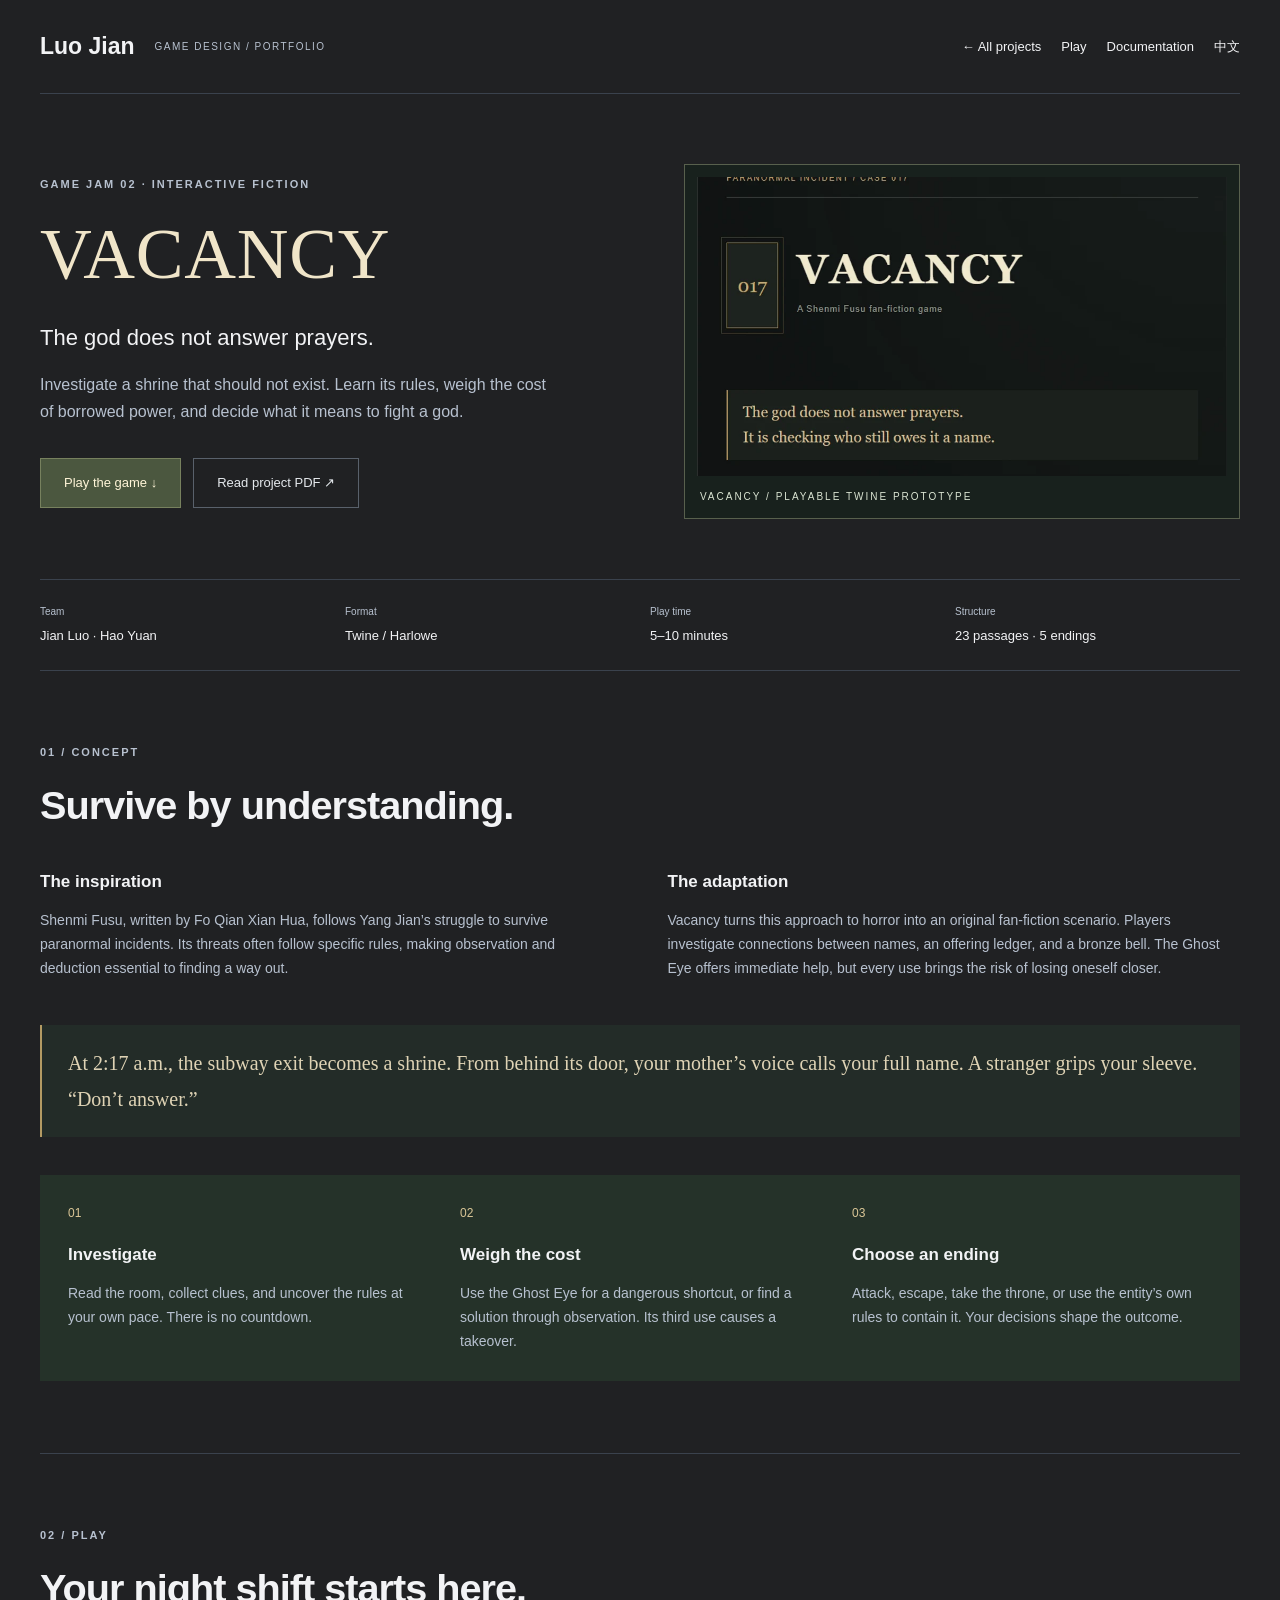
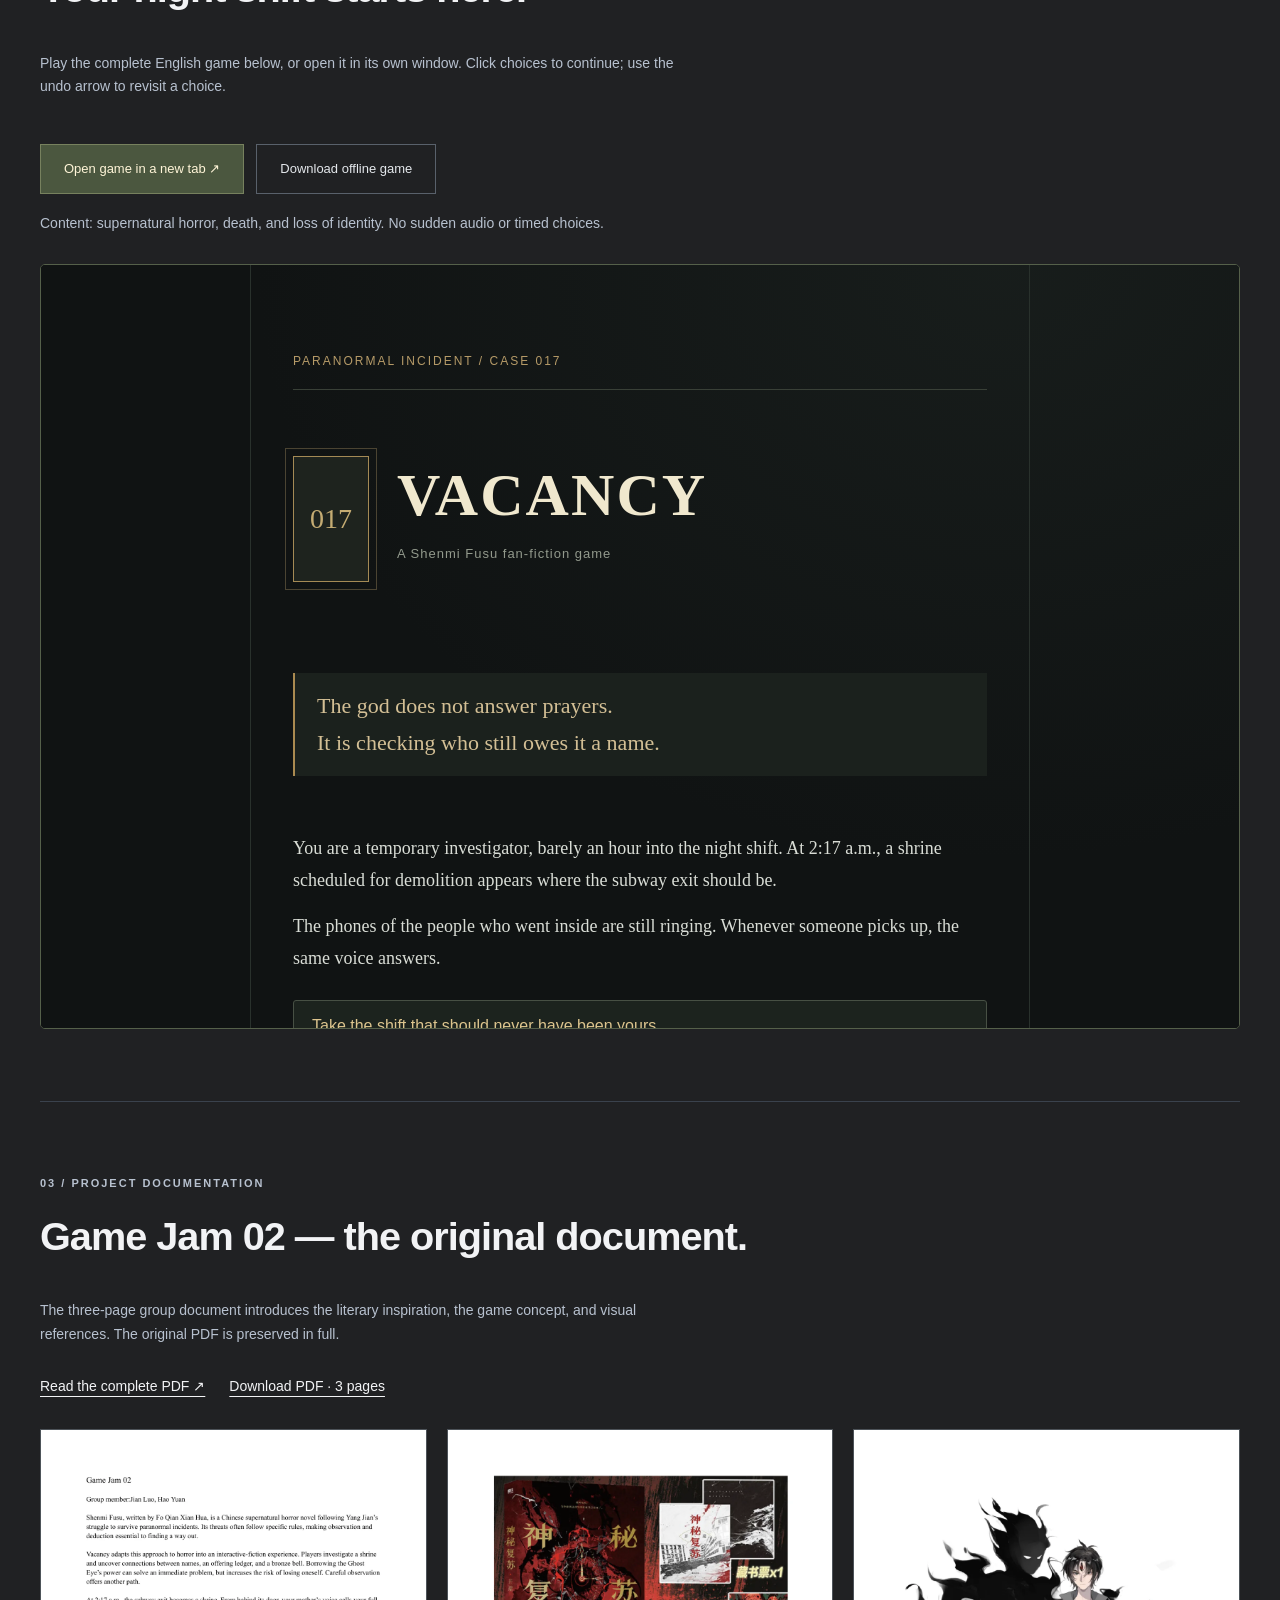
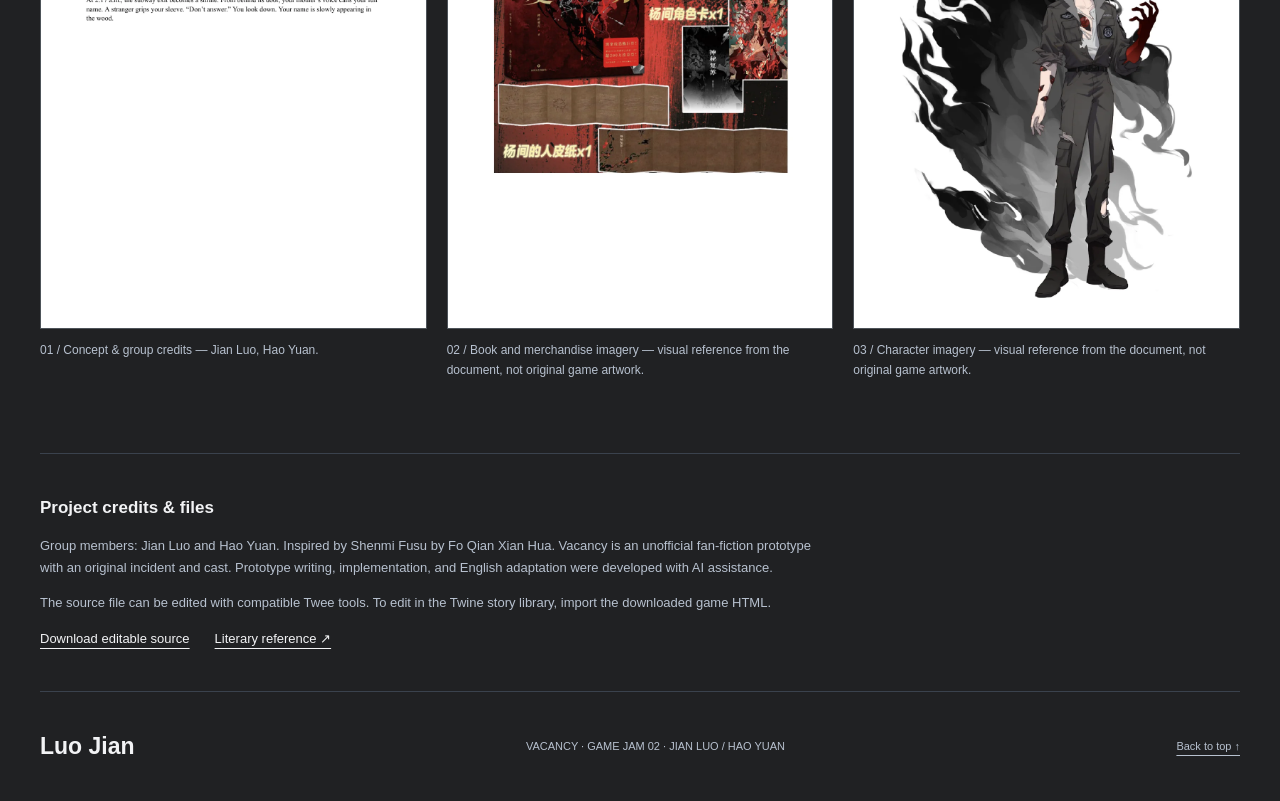
<file: vacancy.html>
<!DOCTYPE html>
<html lang="en"><head><meta charset="UTF-8"><meta name="viewport" content="width=device-width, initial-scale=1">
<meta name="description" content="Play Vacancy, a Twine horror game by Jian Luo and Hao Yuan, and read the Game Jam 02 project document.">
<title>Vacancy | Luo Jian — Game Jam 02</title>
<link rel="stylesheet" href="styles.css"><link rel="stylesheet" href="portfolio.css?v=single-language-1"><link rel="stylesheet" href="vacancy.css">
</head><body class="project-page vacancy-page"><div id="language-content">
<a class="skip-link" href="#project">Skip to project content</a>
<header><a class="wordmark" href="index.html">Luo Jian <span>GAME DESIGN / PORTFOLIO</span></a>
<nav aria-label="Main navigation"><a href="index.html#projects">← All projects</a><a href="#play">Play</a><a href="#document">Documentation</a><button type="button" class="language-toggle" data-language="zh">中文</button></nav></header>
<main id="home">
<section class="hero"><div><p class="eyebrow">GAME JAM 02 · INTERACTIVE FICTION</p><h1>VACANCY</h1>
<p class="subtitle">The god does not answer prayers.</p><p class="intro">Investigate a shrine that should not exist. Learn its rules, weigh the cost of borrowed power, and decide what it means to fight a god.</p>
<div class="actions"><a class="button" href="#play">Play the game ↓</a><a class="button secondary" href="assets/vacancy/game-jam-02.pdf?v=2" target="_blank" rel="noopener">Read project PDF ↗</a></div></div>
<figure class="hero-image"><img src="assets/vacancy/cover.webp" alt="Vacancy title screen: The god does not answer prayers." width="1000" height="564" fetchpriority="high"><figcaption>VACANCY / PLAYABLE TWINE PROTOTYPE</figcaption></figure></section>
<div class="meta"><div><span>Team</span>Jian Luo · Hao Yuan</div><div><span>Format</span>Twine / Harlowe</div><div><span>Play time</span>5–10 minutes</div><div><span>Structure</span>23 passages · 5 endings</div></div>
<section id="project" class="section"><div class="section-heading"><p class="eyebrow">01 / CONCEPT</p><h2>Survive by understanding.</h2></div>
<div class="two-col"><article><h3>The inspiration</h3><p>Shenmi Fusu, written by Fo Qian Xian Hua, follows Yang Jian’s struggle to survive paranormal incidents. Its threats often follow specific rules, making observation and deduction essential to finding a way out.</p></article>
<article><h3>The adaptation</h3><p>Vacancy turns this approach to horror into an original fan-fiction scenario. Players investigate connections between names, an offering ledger, and a bronze bell. The Ghost Eye offers immediate help, but every use brings the risk of losing oneself closer.</p></article></div>
<blockquote class="quote">At 2:17 a.m., the subway exit becomes a shrine. From behind its door, your mother’s voice calls your full name. A stranger grips your sleeve. “Don’t answer.”</blockquote>
<div class="mechanics"><article><span>01</span><h3>Investigate</h3><p>Read the room, collect clues, and uncover the rules at your own pace. There is no countdown.</p></article><article><span>02</span><h3>Weigh the cost</h3><p>Use the Ghost Eye for a dangerous shortcut, or find a solution through observation. Its third use causes a takeover.</p></article><article><span>03</span><h3>Choose an ending</h3><p>Attack, escape, take the throne, or use the entity’s own rules to contain it. Your decisions shape the outcome.</p></article></div></section>
<section id="play" class="section"><div class="section-heading"><p class="eyebrow">02 / PLAY</p><h2>Your night shift starts here.</h2></div>
<p>Play the complete English game below, or open it in its own window. Click choices to continue; use the undo arrow to revisit a choice.</p>
<div class="actions"><a class="button" href="assets/vacancy/play.html" target="_blank" rel="noopener">Open game in a new tab ↗</a><a class="button secondary" href="assets/vacancy/play.html" download="Vacancy-English.html">Download offline game</a></div>
<p class="play-note">Content: supernatural horror, death, and loss of identity. No sudden audio or timed choices.</p>
<iframe class="game-frame" src="assets/vacancy/play.html" title="Vacancy — playable English interactive fiction" loading="lazy"></iframe>
</section>
<section id="document" class="section"><div class="section-heading"><p class="eyebrow">03 / PROJECT DOCUMENTATION</p><h2>Game Jam 02 — the original document.</h2></div>
<p>The three-page group document introduces the literary inspiration, the game concept, and visual references. The original PDF is preserved in full.</p>
<div class="document-links"><a href="assets/vacancy/game-jam-02.pdf?v=2" target="_blank" rel="noopener">Read the complete PDF ↗</a><a href="assets/vacancy/game-jam-02.pdf?v=2" download="Game Jam 02.pdf">Download PDF · 3 pages</a></div>
<div class="archive-grid">
<figure><a href="assets/vacancy/game-jam-02.pdf?v=2#page=1" target="_blank" rel="noopener"><img src="assets/vacancy/document-1.webp?v=2" alt="Page 1: group members, inspiration, game concept, and opening scene" width="1082" height="1400" loading="lazy"></a><figcaption>01 / Concept & group credits — Jian Luo, Hao Yuan.</figcaption></figure>
<figure><a href="assets/vacancy/game-jam-02.pdf?v=2#page=2" target="_blank" rel="noopener"><img src="assets/vacancy/document-2.webp" alt="Page 2: Shenmi Fusu book and merchandise reference image" width="1082" height="1400" loading="lazy"></a><figcaption>02 / Book and merchandise imagery — visual reference from the document, not original game artwork.</figcaption></figure>
<figure><a href="assets/vacancy/game-jam-02.pdf?v=2#page=3" target="_blank" rel="noopener"><img src="assets/vacancy/document-3.webp" alt="Page 3: Yang Jian and a shadow figure, a visual reference from Shenmi Fusu" width="1082" height="1400" loading="lazy"></a><figcaption>03 / Character imagery — visual reference from the document, not original game artwork.</figcaption></figure>
</div></section>
<section class="source"><h3>Project credits & files</h3><p>Group members: Jian Luo and Hao Yuan. Inspired by Shenmi Fusu by Fo Qian Xian Hua. Vacancy is an unofficial fan-fiction prototype with an original incident and cast. Prototype writing, implementation, and English adaptation were developed with AI assistance.</p><p>The source file can be edited with compatible Twee tools. To edit in the Twine story library, import the downloaded game HTML.</p><a href="assets/vacancy/vacancy-en.twee" download>Download editable source</a><a href="https://book.qidian.com/info/1012584111" target="_blank" rel="noopener">Literary reference ↗</a></section>
</main><footer><a class="wordmark" href="index.html">Luo Jian</a><p>VACANCY · GAME JAM 02 · JIAN LUO / HAO YUAN</p><a href="#home">Back to top ↑</a></footer>
</div><template id="chinese-content">
<a class="skip-link" href="#project">跳转到项目内容</a>
<header><a class="wordmark" href="index.html?lang=zh">罗健 <span>GAME DESIGN / PORTFOLIO</span></a>
<nav aria-label="主导航"><a href="index.html?lang=zh#projects">← 返回作品集</a><a href="#play">游玩</a><a href="#document">项目文档</a><button type="button" class="language-toggle" data-language="en">EN</button></nav></header>
<main id="home">
<section class="hero"><div><p class="eyebrow">GAME JAM 02 · INTERACTIVE FICTION</p><h1>VACANCY</h1>
<p class="subtitle">神不回应祈祷。</p><p class="intro">调查一座不该存在的祠堂。发现它的规则，权衡借用力量的代价，并决定如何挑战这里的神。</p>
<div class="actions"><a class="button" href="#play">开始游玩 ↓</a><a class="button secondary" href="assets/vacancy/game-jam-02.pdf?v=2" target="_blank" rel="noopener">阅读项目 PDF ↗</a></div></div>
<figure class="hero-image"><img src="assets/vacancy/cover.webp" alt="Vacancy 游戏标题画面：神不回应祈祷。" width="1000" height="564" fetchpriority="high"><figcaption>VACANCY / 可玩的 TWINE 原型</figcaption></figure></section>
<div class="meta"><div><span>小组成员</span>Jian Luo · Hao Yuan</div><div><span>形式</span>Twine / Harlowe</div><div><span>游玩时长</span>5–10 分钟</div><div><span>结构</span>23 个剧情段落 · 5 种结局</div></div>
<section id="project" class="section"><div class="section-heading"><p class="eyebrow">01 / CONCEPT</p><h2>理解规则，寻找生路。</h2></div>
<div class="two-col"><article><h3>灵感来源</h3><p>佛前献花的《神秘复苏》围绕杨间在灵异事件中的求生经历展开。危险往往遵循特定规律，观察和推理成为寻找生路的重要方式。</p></article>
<article><h3>互动改编</h3><p>《空位》将这种恐怖体验转化为原创同人事件。玩家调查名字、祭簿与铜铃的联系。鬼眼能解决眼前的问题，但每次使用都会让失去自我的风险更近一步。</p></article></div>
<blockquote class="quote">凌晨两点十七分，地铁出口变成了一座祠堂。门后传来母亲的声音，叫出了你的全名。一个陌生人抓紧你的衣袖：“别回答。”</blockquote>
<div class="mechanics"><article><span>01</span><h3>调查线索</h3><p>阅读环境、收集线索，按照自己的节奏理解规则。没有倒计时。</p></article><article><span>02</span><h3>权衡代价</h3><p>使用鬼眼走危险的捷径，或通过观察找到解法。第三次使用会导致失控。</p></article><article><span>03</span><h3>做出选择</h3><p>攻击、逃离、接替神位，或利用厉鬼自己的规则完成关押。选择决定结局。</p></article></div></section>
<section id="play" class="section"><div class="section-heading"><p class="eyebrow">02 / PLAY</p><h2>你的夜班，从这里开始。</h2></div>
<p>在下方游玩完整英文版，也可以在独立窗口打开。点击选项推进，用撤回箭头返回上一步。</p>
<div class="actions"><a class="button" href="assets/vacancy/play.html" target="_blank" rel="noopener">在新标签页打开游戏 ↗</a><a class="button secondary" href="assets/vacancy/play.html" download="Vacancy-English.html">下载离线游戏</a></div>
<p class="play-note">内容包含灵异、死亡与身份丧失描写。无突发音效，无限时选择。</p>
<iframe class="game-frame" src="assets/vacancy/play.html" title="Vacancy — 可游玩的英文互动小说" loading="lazy"></iframe>
</section>
<section id="document" class="section"><div class="section-heading"><p class="eyebrow">03 / PROJECT DOCUMENTATION</p><h2>Game Jam 02 — 原始项目文档。</h2></div>
<p>这份三页小组文档介绍了原作灵感、游戏概念与视觉参考。完整原 PDF 已保留，可在线阅读或下载。</p>
<div class="document-links"><a href="assets/vacancy/game-jam-02.pdf?v=2" target="_blank" rel="noopener">在线阅读完整 PDF ↗</a><a href="assets/vacancy/game-jam-02.pdf?v=2" download="Game Jam 02.pdf">下载 PDF · 3 页</a></div>
<div class="archive-grid">
<figure><a href="assets/vacancy/game-jam-02.pdf?v=2#page=1" target="_blank" rel="noopener"><img src="assets/vacancy/document-1.webp?v=2" alt="第 1 页：组员、灵感来源、游戏概念与开场" width="1082" height="1400" loading="lazy"></a><figcaption>01 / 概念与小组署名 — Jian Luo、Hao Yuan。</figcaption></figure>
<figure><a href="assets/vacancy/game-jam-02.pdf?v=2#page=2" target="_blank" rel="noopener"><img src="assets/vacancy/document-2.webp" alt="第 2 页：《神秘复苏》实体书及周边参考图" width="1082" height="1400" loading="lazy"></a><figcaption>02 / 实体书与周边图片 — 文档中的视觉参考，非游戏原创美术。</figcaption></figure>
<figure><a href="assets/vacancy/game-jam-02.pdf?v=2#page=3" target="_blank" rel="noopener"><img src="assets/vacancy/document-3.webp" alt="第 3 页：杨间与黑影，《神秘复苏》视觉参考" width="1082" height="1400" loading="lazy"></a><figcaption>03 / 人物图片 — 文档中的视觉参考，非游戏原创美术。</figcaption></figure>
</div></section>
<section class="source"><h3>项目署名与文件</h3><p>小组成员：Jian Luo、Hao Yuan。灵感来源：佛前献花《神秘复苏》。《空位》为非官方同人原型，事件与人物为原创。原型写作、实现与英文改编使用了 AI 辅助。</p><p>源码可使用兼容 Twee 的工具编辑。如使用 Twine 故事库，请导入下载的游戏 HTML。</p><a href="assets/vacancy/vacancy-en.twee" download>下载可编辑源码</a><a href="https://book.qidian.com/info/1012584111" target="_blank" rel="noopener">原作参考 ↗</a></section>
</main><footer><a class="wordmark" href="index.html?lang=zh">罗健</a><p>VACANCY · GAME JAM 02 · JIAN LUO / HAO YUAN</p><a href="#home">回到顶部 ↑</a></footer>
</template><script type="application/json" id="language-metadata">{"en": {"title": "Vacancy | Luo Jian — Game Jam 02", "description": "Play Vacancy, a Twine horror game by Jian Luo and Hao Yuan, and read the Game Jam 02 project document."}, "zh": {"title": "空位 Vacancy | 罗健 — Game Jam 02", "description": "在线游玩互动小说《空位》，查看 Jian Luo 与 Hao Yuan 的 Game Jam 02 项目文档。"}}</script><script src="language.js?v=1"></script></body></html>
</file>
<file: portfolio.css>
/* Portfolio home and shared dark project theme. */
:root{color-scheme:dark;--bg:#202123;--ink:#f2f3f5;--muted:#b7c1cf;--line:#3a424d;--dark:#183b61;--blue:#142e4b;--accent:#a9d7ed}
*{box-sizing:border-box}
html{scroll-behavior:smooth;scroll-padding-top:24px}
body{margin:0;font-family:"Segoe UI","Microsoft YaHei",sans-serif;background:var(--bg);color:var(--ink);line-height:1.7}
a{color:inherit;text-underline-offset:5px}
img{display:block;max-width:100%;height:auto}
a:focus-visible,summary:focus-visible{outline:3px solid #a9d7ed;outline-offset:6px}
.skip-link{position:absolute;top:-100px;left:20px;z-index:10;padding:10px 20px;background:#fff;color:#142e4b}
.skip-link:focus{top:10px}
.home-header{max-width:1160px;margin:auto;padding:24px 30px;display:flex;justify-content:space-between;align-items:center;gap:20px}
.home-brand{font-size:23px;font-weight:600;text-decoration:none;display:flex;align-items:center;gap:22px}
.home-brand span{font-size:10px;letter-spacing:2px;color:var(--muted);font-weight:400}
.home-header nav{display:flex;gap:28px;font-size:14px}
.home-header nav a{text-decoration:none}
.home-header nav a:hover,.home-footer a:hover{color:var(--accent)}
.about-section{background:var(--blue);border-top:1px solid #ffffff08;border-bottom:1px solid #ffffff08}
.about-inner{max-width:1100px;margin:auto;padding:66px 40px 55px}
.overline{font-size:11px;letter-spacing:3px;color:var(--accent);margin:0 0 12px}
.about-inner>.overline{text-align:center}
.portfolio-home h1{font-size:clamp(40px,5vw,66px);line-height:1.15;font-weight:300;text-align:center;margin:0 0 32px;letter-spacing:-1px}
.bio{font-size:18px;color:#e0e7f0;line-height:1.85}
.bio p{margin:0 0 18px}
.about-bottom{display:flex;align-items:center;justify-content:space-between;gap:24px;margin-top:28px}
.specialties{padding:0;margin:0;display:flex;flex-wrap:wrap;gap:10px;list-style:none}
.specialties li{font-size:12px;color:#c7d9e8;border:1px solid #47617c;padding:5px 13px;border-radius:30px}
.work-link{font-size:13px;white-space:nowrap;text-decoration:none}.work-link span{margin-left:15px}
.projects-heading{text-align:center;padding:36px 24px 30px;background:#1b1b1e}
.projects-heading h2{font-size:clamp(30px,3.5vw,44px);font-weight:300;line-height:1.3;margin:0 0 10px}
.projects-heading p:last-child{margin:0;color:#bcc3cd;font-size:15px}
.project-grid{width:min(1100px,calc(100% - 48px));margin:auto;display:grid;grid-template-columns:repeat(auto-fit,minmax(min(100%,420px),1fr));gap:32px;padding:48px 0 72px}
.project-card{max-width:780px;width:100%;margin:auto}
.project-card-link{display:block;text-decoration:none;border:1px solid #49515c;border-radius:8px;overflow:hidden;background:#27292d;transition:transform .2s,border-color .2s,box-shadow .2s}
.project-card-link:hover{transform:translateY(-5px);border-color:#93bdd2;box-shadow:0 18px 35px #0004}
.card-cover{position:relative;overflow:hidden;background:#101820}
.card-cover img{width:100%;aspect-ratio:2/1;object-fit:cover;transition:transform .35s}
.project-card-link:hover .card-cover img{transform:scale(1.025)}
.cover-label{position:absolute;inset:auto 0 0;display:flex;align-items:center;justify-content:space-between;gap:15px;padding:35px 26px 18px;background:linear-gradient(transparent,#000d);font-size:clamp(20px,3.2vw,34px);letter-spacing:2px;font-weight:300;color:white}
.card-arrow{font-size:30px}
.card-content{padding:26px 30px 30px}
.tags{display:flex;gap:8px;flex-wrap:wrap;margin-bottom:16px}
.tags span{font-size:12px;background:#35577b;padding:2px 10px;border-radius:4px;color:#edf5ff}.tags span:nth-child(2){background:#67476d}.tags span:nth-child(3){background:#47665b}
.card-content h3{font-size:25px;font-weight:500;margin:0 0 10px}
.card-content p{color:#c6cdd6;font-size:16px;margin:0 0 18px}
.card-content ul{padding-left:20px;color:#c6cdd6;font-size:14px;margin:0 0 25px}
.card-content li{margin-bottom:5px}
.card-cta{display:flex;justify-content:space-between;align-items:center;border-top:1px solid #454a52;padding-top:18px;font-size:14px;color:var(--accent)}
.home-footer{max-width:1100px;margin:auto;border-top:1px solid #3a424d;padding:25px 0 35px;display:flex;justify-content:space-between;gap:20px;color:var(--muted);font-size:12px}
.project-page h1 em{color:#a9d7ed}.project-page .hero-image{background:#142e4b}.project-page .mechanics,.project-page .feedback article{background:#18324b}.project-page .feedback article+article{background:#292e36}.project-page .feedback ul{color:#cbd5e0}.project-page .mechanics article>span{color:#a9d7ed}.project-page .sketch-grid figure{background:#f9f9f5;color:#202a2c}.project-page .extra{background:#f9f9f5}.project-page .button{background:#315879}.project-page .button:hover{background:#416d92}.project-page nav a:hover{color:#a9d7ed}.project-page header{flex-wrap:wrap;gap:16px}.project-page nav{flex-wrap:wrap;gap:20px}.project-page .gallery img{background:#303740}
@media(max-width:650px){.home-header{padding:20px 24px;flex-wrap:wrap}.home-brand span{display:none}.home-header nav{gap:20px}.about-inner{padding:42px 24px}.bio{font-size:16px}.about-bottom{align-items:flex-start;flex-direction:column;gap:18px}.project-grid{padding:30px 0 46px}.card-content{padding:22px}.cover-label{padding:28px 18px 14px;font-size:20px;letter-spacing:1px}.home-footer{margin:0 24px;flex-wrap:wrap}.project-page header .wordmark span{display:none}}
@media(prefers-reduced-motion:reduce){html{scroll-behavior:auto}.project-card-link,.card-cover img{transition:none}.project-card-link:hover,.project-card-link:hover .card-cover img{transform:none}}
.language-toggle{appearance:none;background:none;border:0;padding:0;color:inherit;font:inherit;cursor:pointer;line-height:inherit}
.language-toggle:hover{color:var(--accent)}
.language-toggle:focus-visible{outline:3px solid #a9d7ed;outline-offset:6px}
</file>
<file: styles.css>
:root{color-scheme:light;--bg:#f3f2ed;--ink:#202a2c;--muted:#657071;--line:#d6d9d2;--dark:#233638}
*{box-sizing:border-box}
html{scroll-behavior:smooth;scroll-padding-top:24px}
body{margin:0;background:var(--bg);color:var(--ink);font-family:"Segoe UI","Microsoft YaHei",sans-serif;line-height:1.75}
a{color:inherit;text-underline-offset:5px}
img{display:block;max-width:100%;height:auto}
figure{margin:0}
h1,h2,h3,p{margin-top:0}
a:focus-visible,summary:focus-visible{outline:3px solid #578323;outline-offset:6px}
.skip-link{position:absolute;top:-80px;left:20px;background:white;padding:12px;z-index:10}
.skip-link:focus{top:12px}
header,main,footer{width:min(1200px,calc(100% - 80px));margin:auto}
header{display:flex;align-items:center;justify-content:space-between;padding:27px 0;border-bottom:1px solid var(--line)}
.wordmark{text-decoration:none;font-size:23px;font-weight:700;display:flex;align-items:center;gap:20px}
.wordmark span{font-size:10px;letter-spacing:1.5px;font-weight:500;color:var(--muted)}
nav{display:flex;gap:30px;font-size:13px}
nav a{text-decoration:none}
nav a:hover{color:#50742d}
.hero{display:grid;grid-template-columns:1.2fr 1fr;gap:60px;align-items:center;padding:70px 0 60px}
.eyebrow{font-size:11px;letter-spacing:2px;font-weight:650;color:var(--muted);margin-bottom:24px}
h1{font-size:clamp(40px,5.6vw,78px);line-height:1.05;letter-spacing:-3px;font-weight:750;margin-bottom:26px}
h1 em{font-style:normal;color:#698149}
.subtitle{font-size:22px;margin-bottom:15px}
.intro{font-size:14px;max-width:410px;color:var(--muted)}
.button{display:inline-flex;align-items:center;background:var(--dark);color:white;padding:13px 23px;margin-top:17px;font-size:13px;text-decoration:none}
.button:hover{background:#40564a}
.hero-image{background:var(--dark);padding:12px}
.hero-image img{width:100%;aspect-ratio:1;object-fit:cover}
.hero-image figcaption{color:#dbe5d3;font-size:10px;letter-spacing:2px;padding:12px 3px 1px}
.meta{display:grid;grid-template-columns:repeat(4,1fr);border-top:1px solid var(--line);border-bottom:1px solid var(--line);padding:23px 0;font-size:13px;gap:20px}
.meta span{display:block;font-size:10px;color:var(--muted);margin-bottom:5px}
.section{padding:72px 0;border-bottom:1px solid var(--line)}
.section-heading{margin-bottom:35px}
.section-heading .eyebrow{margin-bottom:16px}
h2{font-size:clamp(28px,3.1vw,42px);font-weight:600;line-height:1.4;letter-spacing:-1px;margin-bottom:20px}
.section>p{color:var(--muted);font-size:14px;max-width:650px;margin-bottom:28px}
h3{font-size:17px;margin-bottom:12px}
.two-col{display:grid;grid-template-columns:1fr 1fr;gap:55px}
.two-col p,.mechanics p,.reference p{font-size:14px;color:var(--muted)}
.mechanics{display:grid;grid-template-columns:repeat(3,1fr);gap:32px;margin:38px 0 45px;padding:28px;background:#e9ece2}
.mechanics article>span{font-size:12px;color:#657944;display:block;margin-bottom:18px}
.mechanics p{margin-bottom:0}
.process-grid{display:grid;grid-template-columns:1.4fr 1fr;gap:36px;align-items:center}
.flow{background:#4e6171;padding:20px}
.flow img{width:100%}
.flow figcaption{color:#fff;font-size:11px;margin-top:12px}
.reference{padding:24px}
.reference img{width:100%;margin:20px 0 15px}
.reference p:last-child{font-size:12px}
.sketch-grid{display:grid;grid-template-columns:repeat(4,1fr);gap:18px}
.sketch-grid figure{background:white;padding:16px}
.sketch-grid img{width:100%;height:280px;object-fit:contain}
.sketch-grid figcaption{font-size:12px;margin-top:20px}
details{margin-top:26px;border-top:1px solid var(--line);padding-top:18px}
summary{cursor:pointer;font-size:13px}
.extra{gap:24px;align-items:center;padding:24px;background:white;margin-top:20px}
.blueprint{background:#202323;padding:18px}
.blueprint img{width:100%}
.blueprint figcaption{font-size:11px;color:#d9dfd8;margin-top:15px;letter-spacing:1px}
.gallery{display:grid;grid-template-columns:repeat(3,minmax(0,1fr));gap:24px}
.build{margin-top:24px}
.gallery img{width:100%;object-fit:contain;background:#e7e8e3;aspect-ratio:384/307}
.gallery figcaption{font-size:12px;color:var(--muted);margin-top:10px}
.feedback{gap:24px}
.feedback article{padding:32px;background:#e6ebdd}
.feedback article+article{background:#e7e8e3}
.feedback h3{margin-bottom:20px}
.feedback ul{margin:0;padding-left:20px;font-size:14px;color:#4d5957}
.feedback li+li{margin-top:12px}
.source{padding:40px 0}
.source p,.source a{font-size:13px}
.source a{display:inline-block;margin-right:25px}
footer{display:flex;justify-content:space-between;align-items:center;gap:25px;padding:35px 0;border-top:1px solid var(--line)}
footer p,footer>a:last-child{font-size:11px;color:var(--muted);margin:0}

@media(max-width:900px){header,main,footer{width:calc(100% - 40px)}
.hero{gap:25px}
h1{letter-spacing:-2px}
.sketch-grid{grid-template-columns:repeat(2,1fr)}
.wordmark span{display:none}
.section{padding:50px 0}
.gallery{gap:16px}
.reference{padding:0}
.two-col{gap:28px}
}

@media(max-width:600px){header{padding:20px 0}
nav{gap:18px;font-size:12px}
.hero{grid-template-columns:1fr;padding:42px 0 28px;gap:30px}
h1{font-size:clamp(36px,10vw,60px)}
.hero-image{max-width:440px;width:100%}
.meta{grid-template-columns:1fr 1fr;gap:20px;font-size:12px}
.two-col,.process-grid{grid-template-columns:1fr}
.mechanics{grid-template-columns:1fr;gap:25px;padding:24px}
.mechanics article>span{margin-bottom:6px}
.sketch-grid{gap:12px}
.sketch-grid figure{padding:10px}
.sketch-grid img{height:200px}
.sketch-grid figcaption{font-size:11px}
.gallery{grid-template-columns:1fr 1fr}
.build{grid-template-columns:1fr}
.feedback article{padding:24px}
.section-heading{margin-bottom:25px}
footer{flex-wrap:wrap;gap:14px}
footer p{order:3;width:100%}
}

@media(prefers-reduced-motion:reduce){html{scroll-behavior:auto}
}
</file>
<file: my-game.css>
.game-case{max-width:1100px;margin:auto;padding:30px 28px 70px}.game-case h1{font-size:clamp(42px,7vw,78px);font-weight:350;line-height:1.1;margin:18px 0}.game-case h2{font-weight:400;font-size:32px}.game-case section{padding:38px 0;border-top:1px solid var(--line)}.game-case .lede{max-width:780px;font-size:21px;color:#c8d4df}.game-case .meta-row{display:flex;gap:12px;flex-wrap:wrap;margin:28px 0}.meta-row span{border:1px solid #506273;border-radius:24px;padding:5px 15px}.game-case figure{margin:25px 0}.game-case figure img{width:100%;border:1px solid #536779;border-radius:8px}.game-case figcaption{font-size:14px;color:var(--muted);margin-top:12px}.game-case .columns{display:grid;grid-template-columns:1fr 1fr;gap:28px}.game-case article{padding:22px;background:#182b3c;border:1px solid #3e566d;border-radius:8px}.game-case h3{margin-top:0;color:#b8e7dc}.game-case pre{overflow:auto;padding:22px;background:#111b28;border:1px solid #3e566d;line-height:1.65;font-size:14px}.game-case summary{cursor:pointer;padding:15px 0;color:#b8e7dc}.game-case .note{border-left:3px solid #91c7bd;padding:12px 20px;background:#182b3c}.game-case .chapter-links{display:flex;gap:20px;flex-wrap:wrap;margin:25px 0}.game-case li{margin:9px 0}@media(max-width:650px){.game-case{padding:22px 18px}.game-case .columns{grid-template-columns:1fr}.home-header{flex-wrap:wrap}.home-brand span{display:none}.home-header nav{gap:16px}.game-case h2{font-size:27px}}
.gameplay-gallery{display:grid;grid-template-columns:1fr 1fr;gap:24px}.gameplay-gallery figure{margin:12px 0}.gameplay-gallery img{image-rendering:pixelated}.gameplay-gallery a:focus-visible{outline:3px solid #91e7d4}@media(max-width:700px){.gameplay-gallery{grid-template-columns:1fr}}
</file>
<file: sherlock.css>
.sherlock-page h1{font-size:clamp(36px,4.7vw,66px);letter-spacing:-2px;line-height:1.12}
.sherlock-page .hero{gap:42px}.sherlock-page .hero-image{max-width:512px;background:#0d1019;border:1px solid #3b4164}
.sherlock-page .hero-image img,.room-gallery img{image-rendering:pixelated}
.actions,.document-links{display:flex;flex-wrap:wrap;gap:12px 22px}.sherlock-page .secondary{background:transparent;border:1px solid #69768a}
.game-frame{display:block;width:min(100%,720px);height:auto;aspect-ratio:1;border:1px solid #4c566b;margin:28px auto 0;background:#000}
.sherlock-page .play-note{font-size:12px;margin-top:18px;max-width:750px}
.room-gallery{display:grid;grid-template-columns:repeat(3,minmax(0,1fr));gap:24px}
.room-gallery figure{padding:12px;background:#11151f;border:1px solid #3a424d}.room-gallery img{width:100%;aspect-ratio:1}
.room-gallery figcaption,.document-preview figcaption{font-size:12px;color:var(--muted);margin-top:14px}
.document-preview{max-width:580px;margin:30px 0 0}.document-preview img{width:100%;background:white;border:1px solid #59616d}
.document-links{font-size:14px}.sherlock-page details ol{font-size:14px;color:var(--muted);padding-left:22px}.sherlock-page details li+li{margin-top:10px}
@media(max-width:700px){.room-gallery{grid-template-columns:1fr}.room-gallery figure{max-width:450px;margin:auto}.sherlock-page h1{letter-spacing:-1px}.sherlock-page .hero{gap:28px}.sherlock-page nav{gap:14px}}
</file>
<file: vacancy.css>
.vacancy-page{--accent:#d8c28f}
.vacancy-page .hero{grid-template-columns:1.05fr 1fr}
.vacancy-page h1{letter-spacing:.01em;font-family:Georgia,serif;font-weight:500;color:#f0e5c9}
.vacancy-page .hero-image{background:#18211d;border:1px solid #58604d}
.vacancy-page .hero-image img{aspect-ratio:1000/564;object-fit:contain}
.vacancy-page .intro{max-width:520px;font-size:16px}
.vacancy-page .button{background:#4b573f;color:#fff5d8;border:1px solid #77815e}
.vacancy-page .button:hover{background:#606e50}
.vacancy-page .button.secondary{background:transparent;border-color:#59616b;color:#e4e8ec}
.actions{display:flex;flex-wrap:wrap;gap:12px}
.vacancy-page .meta>div{min-width:0;overflow-wrap:anywhere}
.vacancy-page .quote{border-left:2px solid #b39a63;padding:20px 26px;margin:30px 0 0;background:#232c28;font-family:Georgia,serif;color:#dfd3b5;font-size:20px;line-height:1.8}
.vacancy-page .mechanics{background:#253229;margin-bottom:0}
.vacancy-page .mechanics article>span{color:#dbc797}
.play-note{font-size:13px;color:var(--muted);margin:18px 0}
.game-frame{display:block;width:100%;height:780px;height:min(85vh,900px);min-height:560px;border:1px solid #55604a;background:#101313;margin-top:28px;border-radius:5px}
.archive-grid{display:grid;grid-template-columns:repeat(3,minmax(0,1fr));gap:20px;margin-top:30px}
.archive-grid figure{min-width:0}
.archive-grid img{width:100%;aspect-ratio:612/792;object-fit:contain;background:#fff;border:1px solid #4d5359}
.archive-grid figcaption{font-size:12px;color:var(--muted);margin-top:12px;line-height:1.65}
.document-links{display:flex;flex-wrap:wrap;gap:12px 24px;margin-top:24px;font-size:14px}
.vacancy-page .source{font-size:14px}.vacancy-page .source p{max-width:780px;color:var(--muted)}
@media(max-width:600px){.vacancy-page .hero{grid-template-columns:1fr}.vacancy-page .hero-image{max-width:none}.archive-grid{grid-template-columns:1fr}.archive-grid figure{max-width:440px;margin:auto}.game-frame{min-height:620px}.vacancy-page .quote{font-size:18px;padding:16px 20px}.actions .button{margin-top:0}.actions{margin-top:24px}}
</file>
